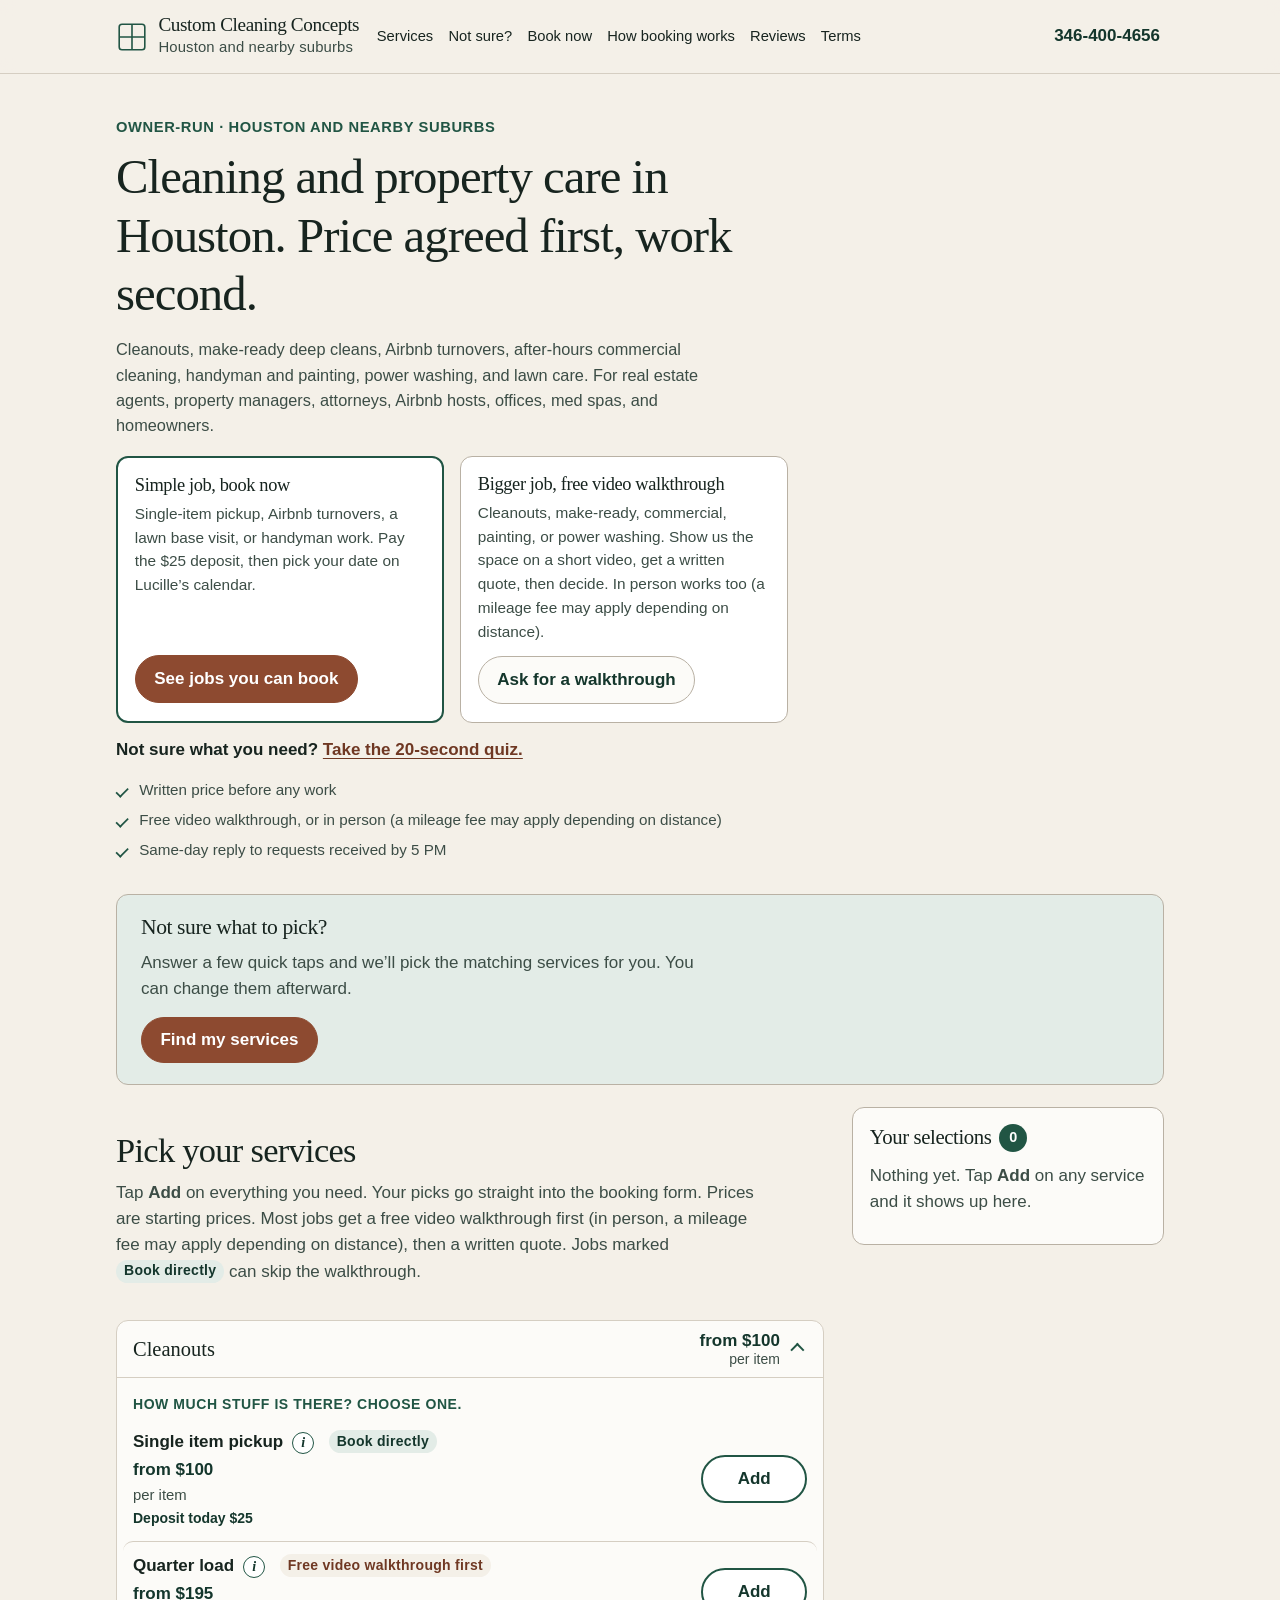
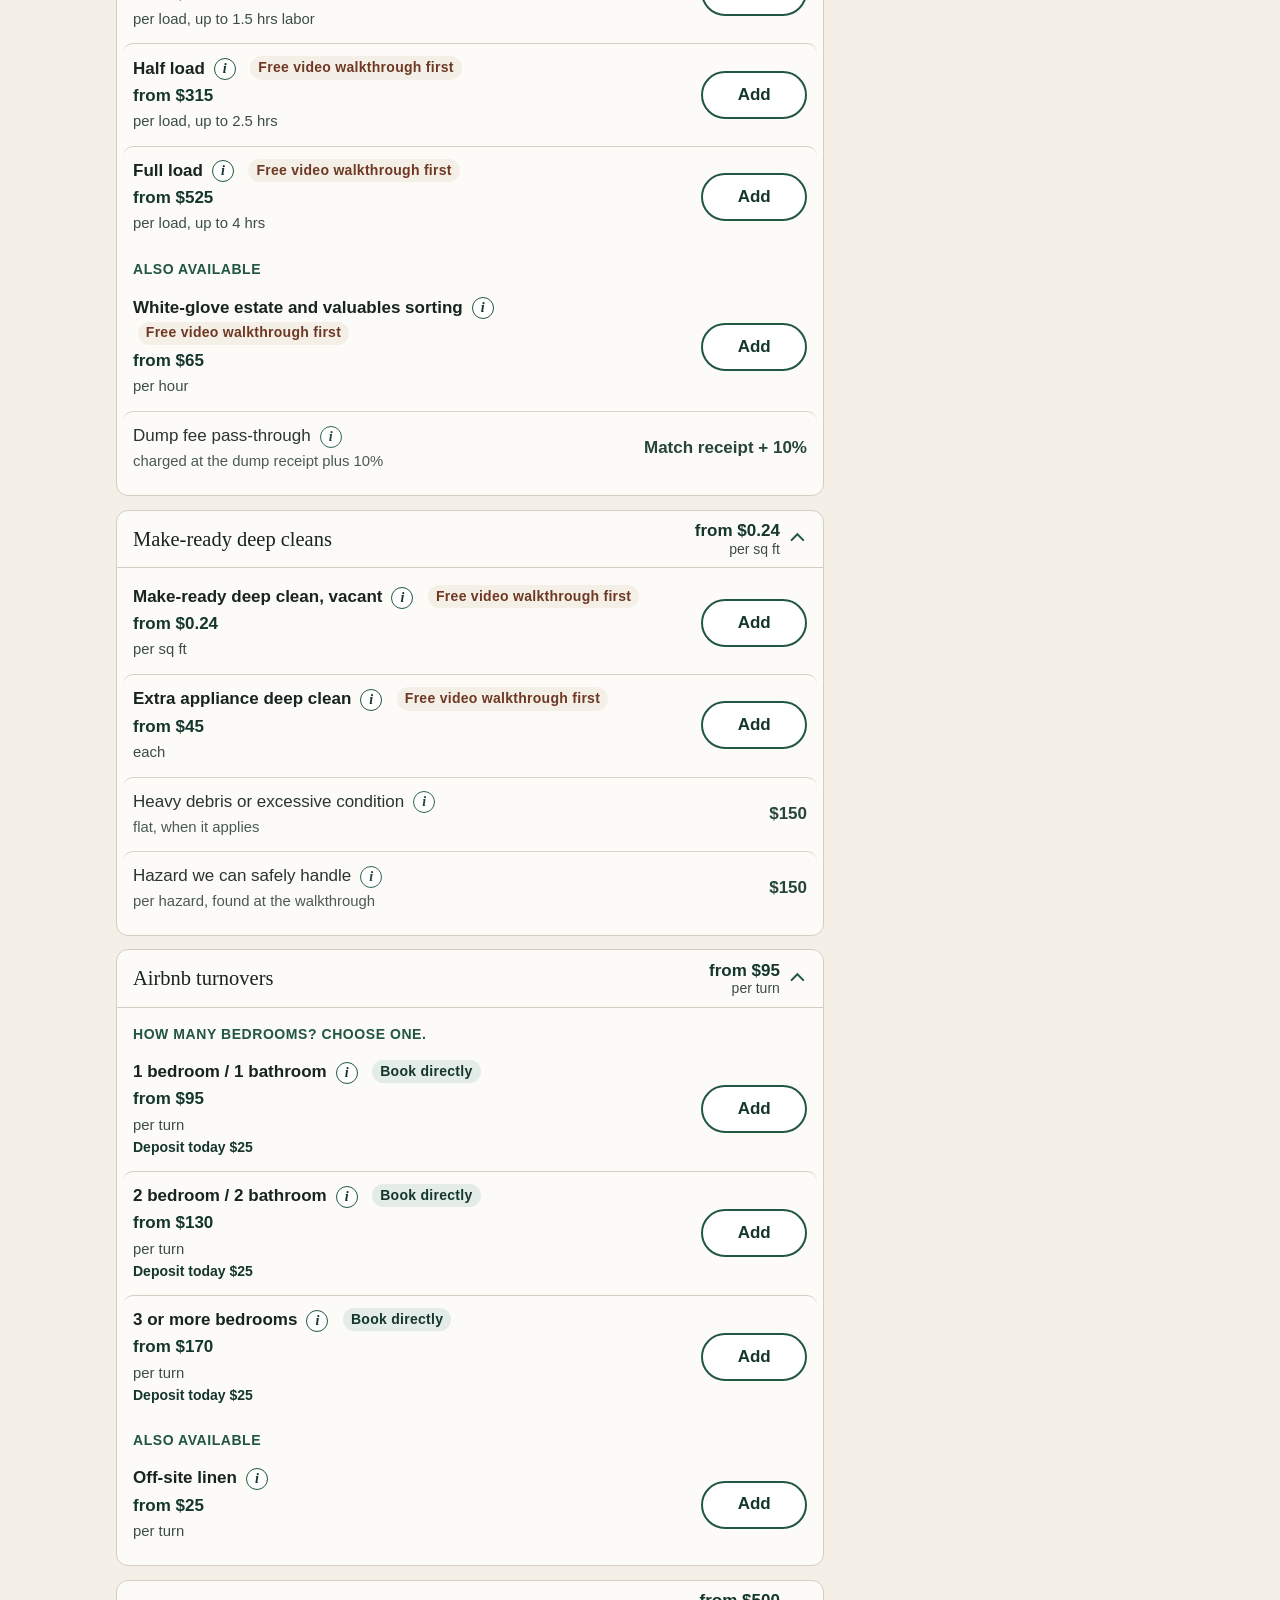
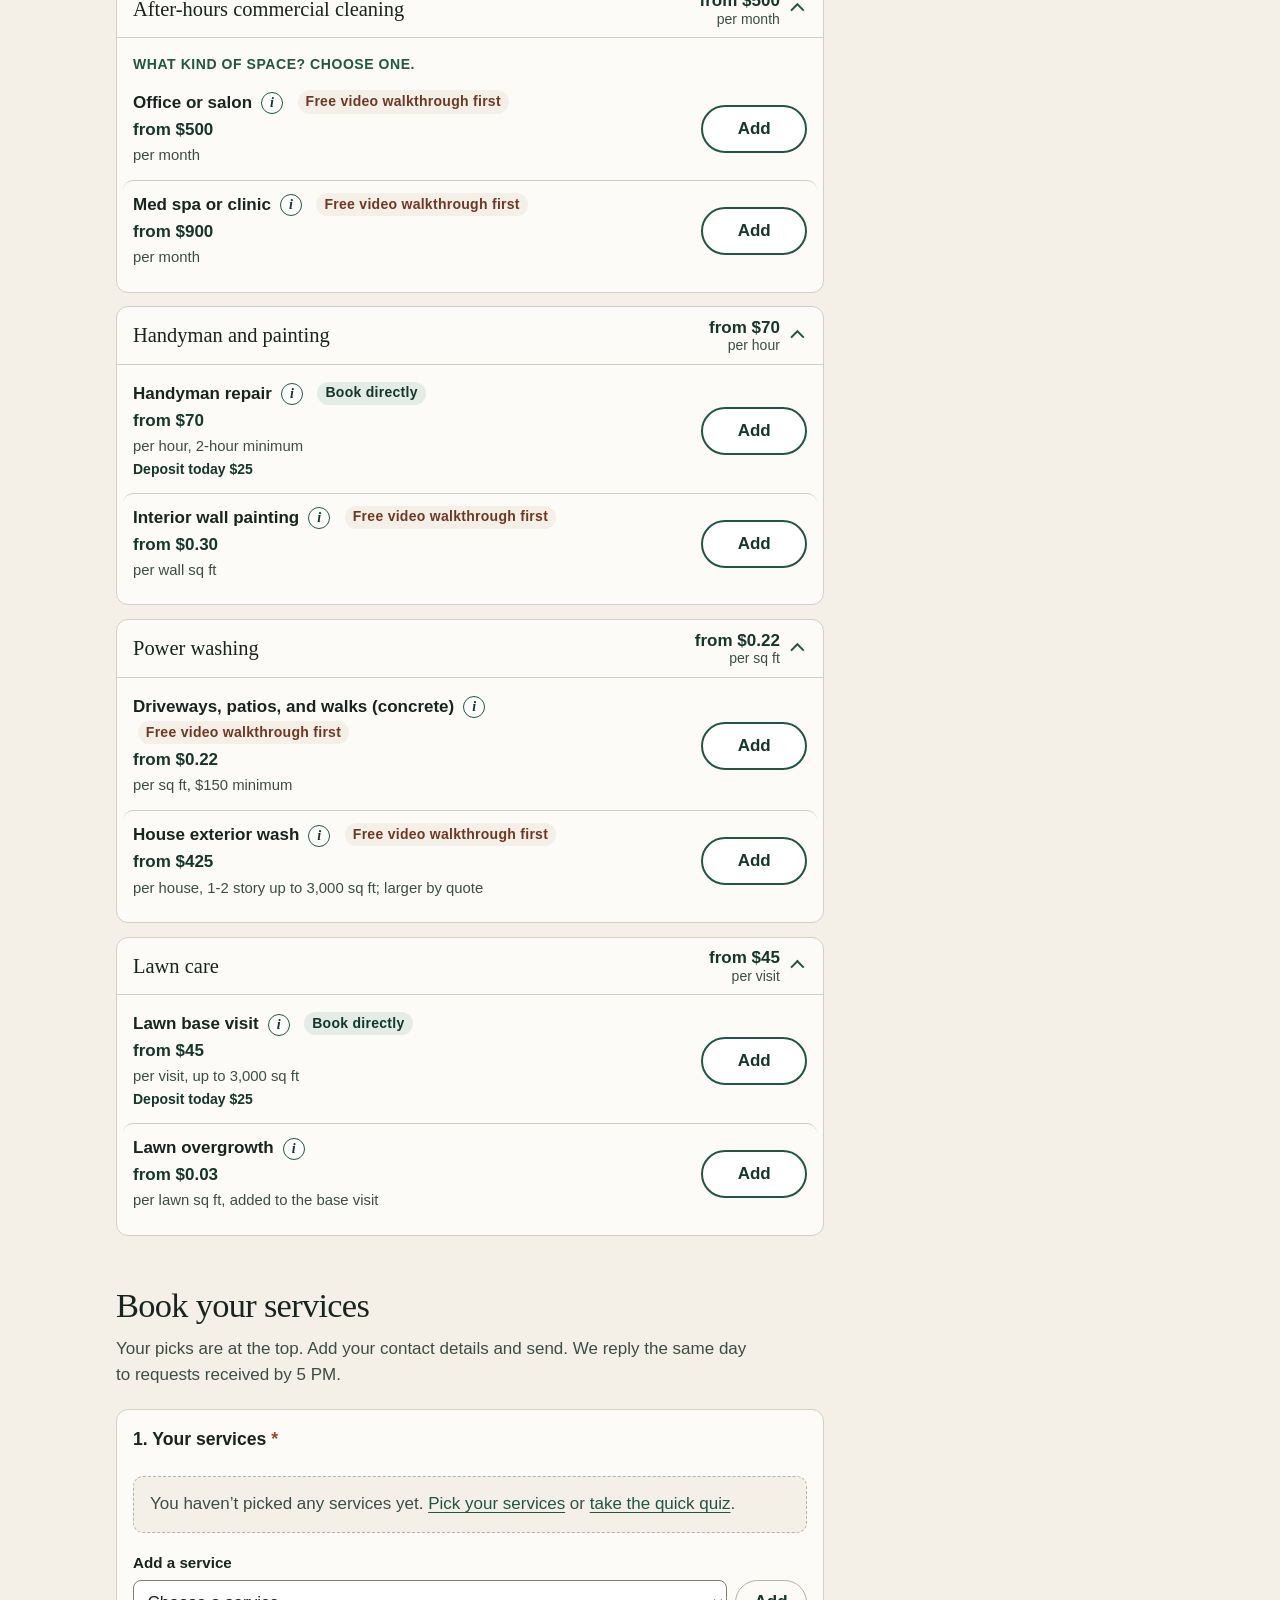
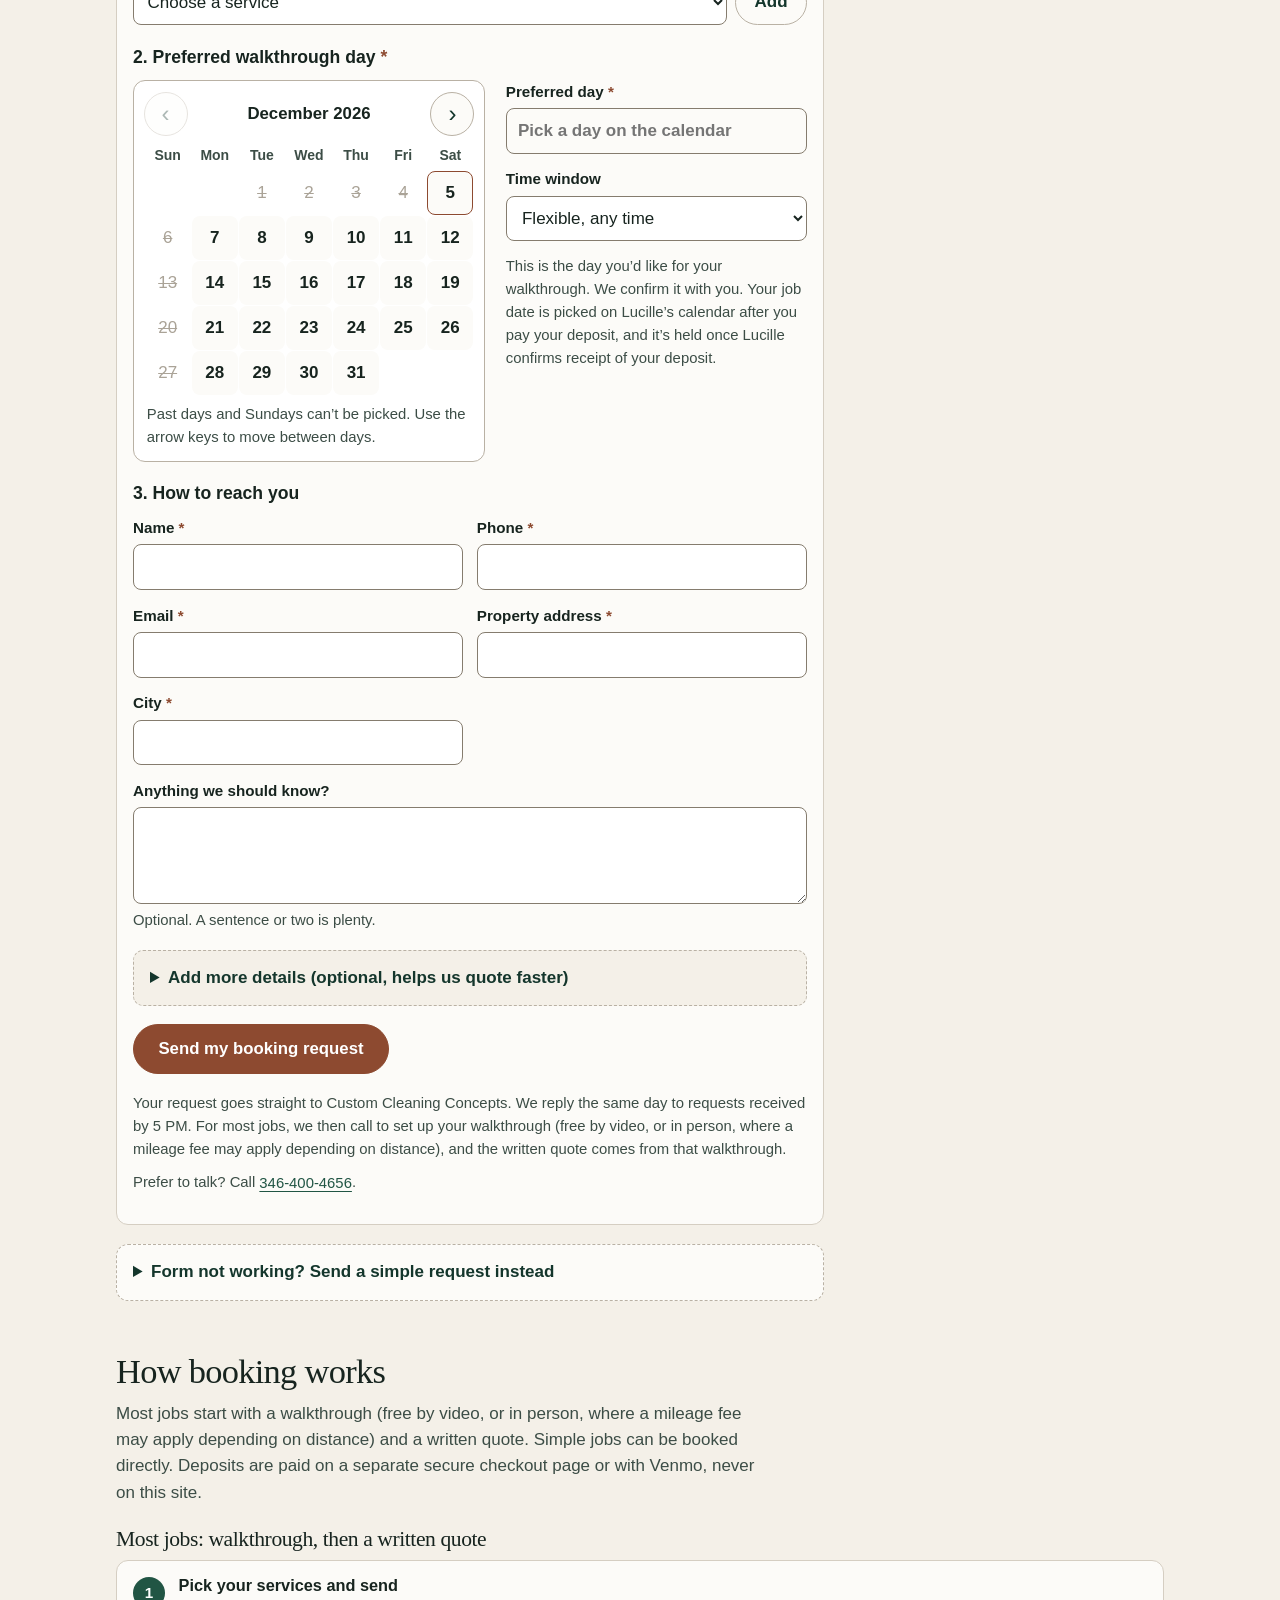
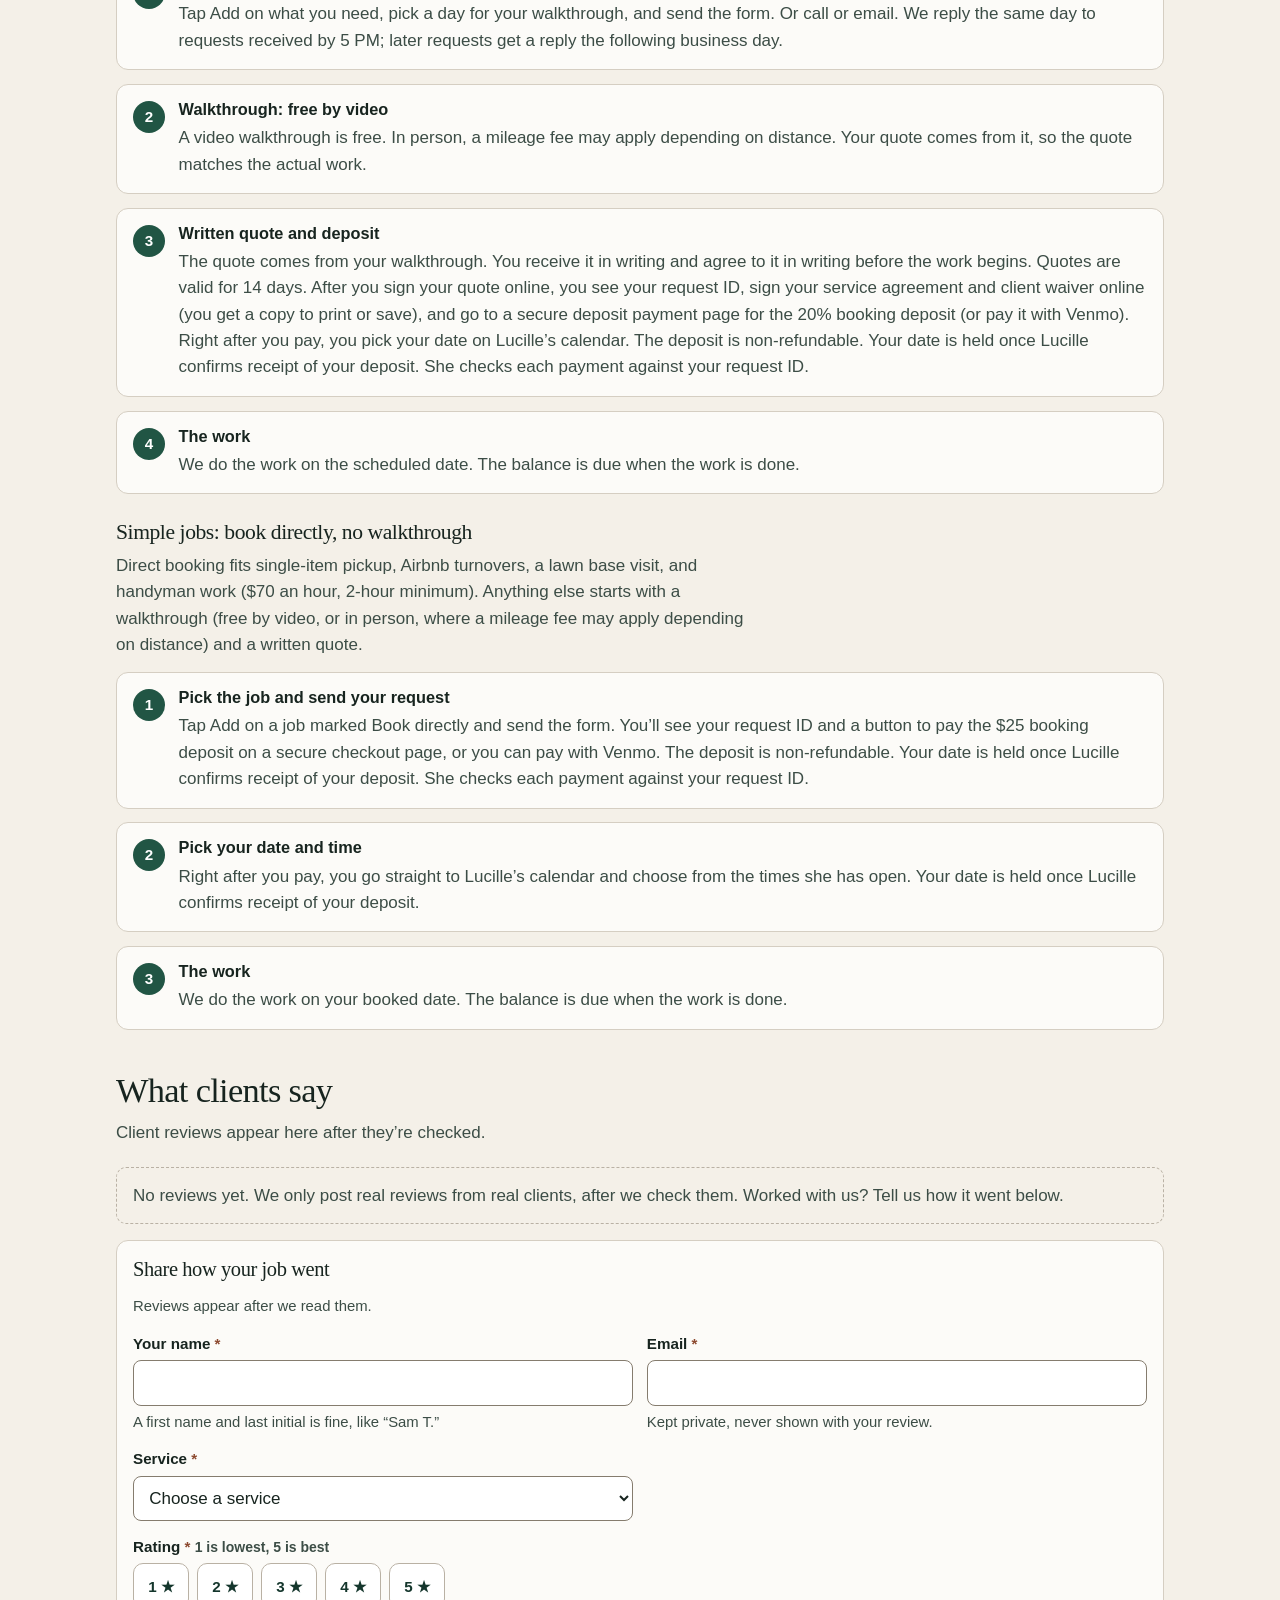
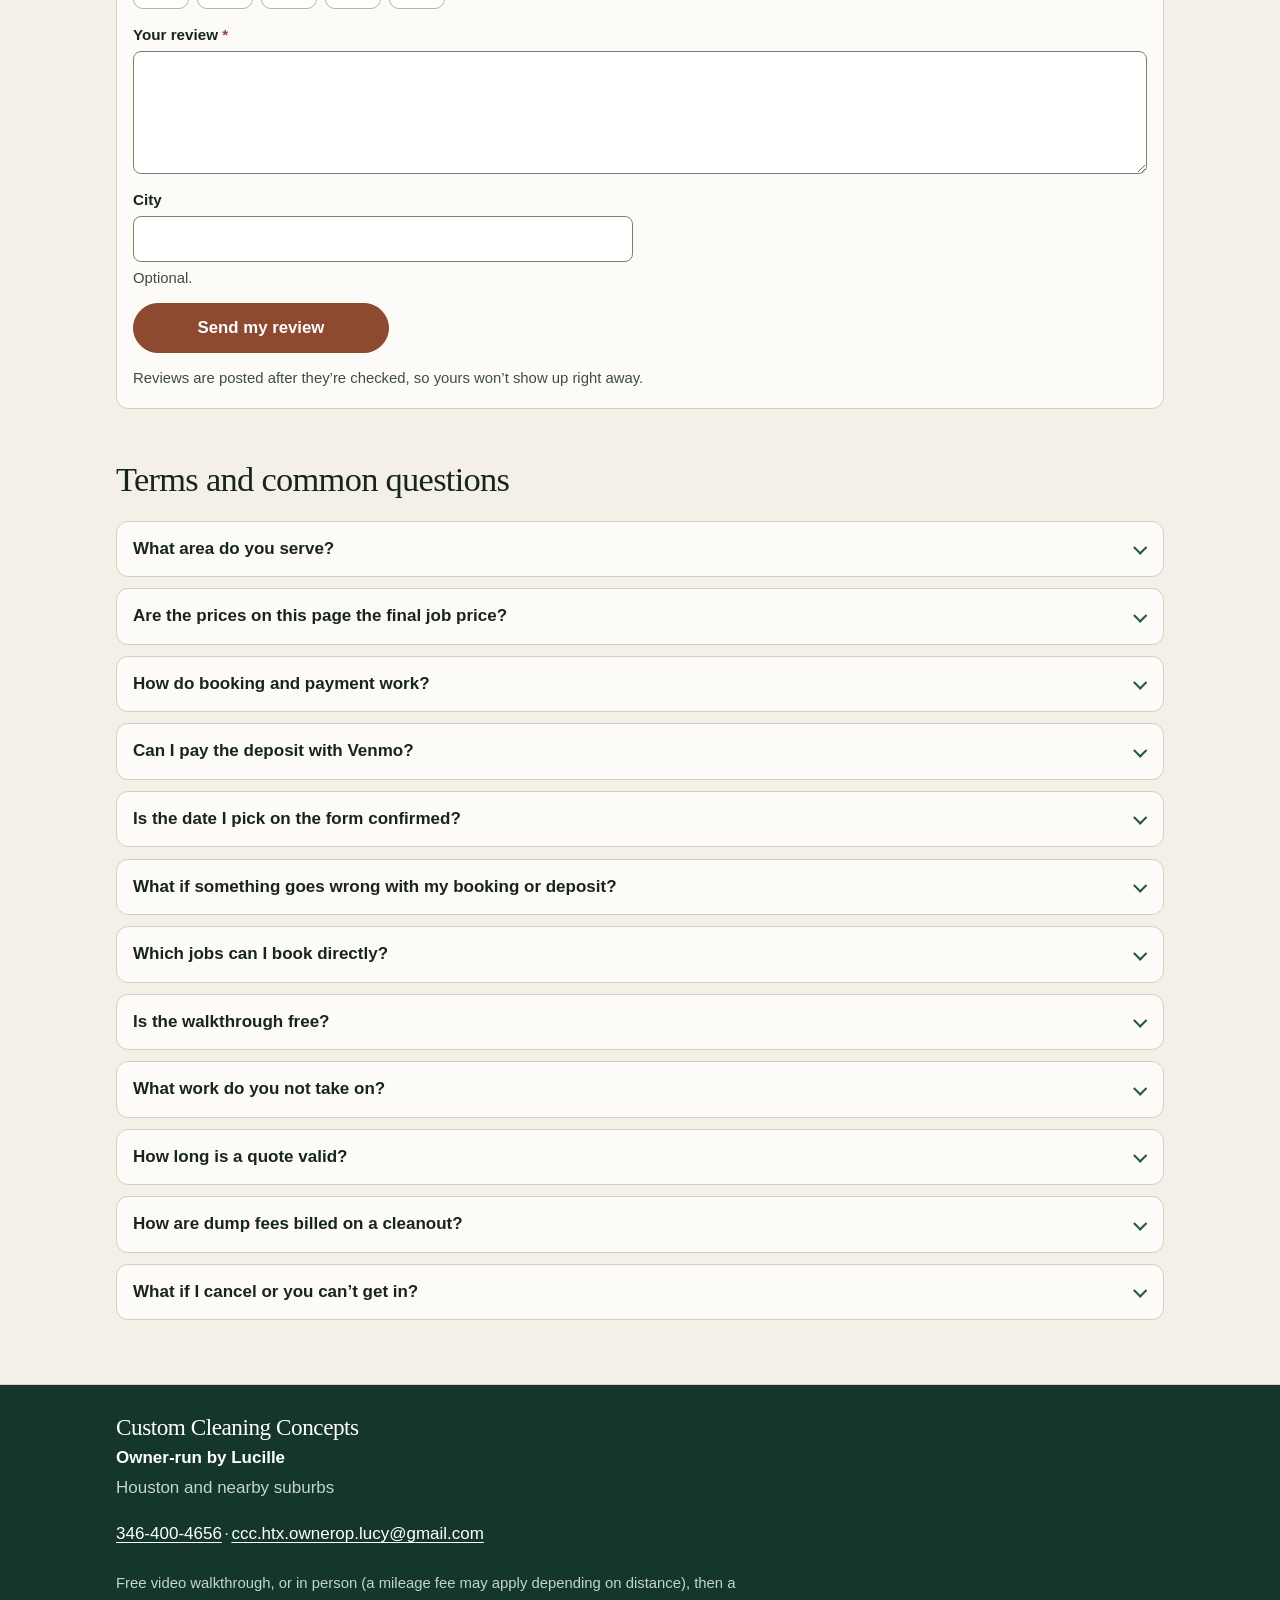
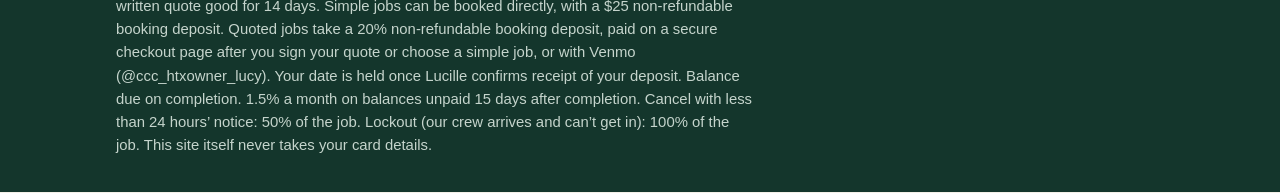
<file: index.html>
<!DOCTYPE html>
<html lang="en">
<head>
  <meta charset="utf-8">
  <meta name="robots" content="noindex">
  <meta name="viewport" content="width=device-width, initial-scale=1">
  <meta name="description" content="Custom Cleaning Concepts serves Houston and nearby suburbs. Pick your services, choose a date, and send. Cleanouts, make-ready deep cleans, Airbnb turnovers, after-hours commercial cleaning, handyman and painting, power washing, and lawn care. Owner-run. Free video walkthrough, or in person (a mileage fee may apply depending on distance), then a written quote good for 14 days. Simple jobs can be booked directly.">
  <title>Custom Cleaning Concepts — Houston and nearby suburbs</title>
  <meta name="theme-color" content="#14362c">
  <link rel="stylesheet" href="styles.css">
  <script>document.documentElement.className += " js";</script>
  <!--
    FORM CONFIG: booking requests go to the form service address set as FORM_ACTION
    in the script at the bottom. Selected services are sent as one readable
    "Services selected" field plus one hidden field per service.
  -->
</head>
<body>
  <a class="skip" href="#main">Skip to content</a>

  <header class="site-header">
    <div class="header-inner">
      <a class="wordmark" href="#top">
        <svg class="mark" viewBox="0 0 40 40" aria-hidden="true" focusable="false">
          <rect x="4" y="4" width="32" height="32" rx="3.5" fill="none" stroke="currentColor" stroke-width="2"/>
          <path d="M20 4v32M4 20h32" stroke="currentColor" stroke-width="2"/>
        </svg>
        <span class="wordmark-text">
          <span class="wordmark-name">Custom Cleaning Concepts</span>
          <span class="wordmark-area">Houston and nearby suburbs</span>
        </span>
      </a>
      <nav class="nav" aria-label="Primary">
        <a href="#services">Services</a>
        <a href="#quiz">Not sure?</a>
        <a href="#request">Book now</a>
        <a href="#how-it-works">How booking works</a>
        <a href="#reviews">Reviews</a>
        <a href="#terms">Terms</a>
      </nav>
      <a class="header-phone" href="tel:+13464004656" aria-label="Call 346-400-4656">346-400-4656</a>
    </div>
  </header>

  <main id="main">
    <section class="hero" id="top">
      <p class="eyebrow">Owner-run · Houston and nearby suburbs</p>
      <h1>Cleaning and property care in Houston. Price agreed first, work second.</h1>
      <p class="lede">Cleanouts, make-ready deep cleans, Airbnb turnovers, after-hours commercial cleaning, handyman and painting, power washing, and lawn care. For real estate agents, property managers, attorneys, Airbnb hosts, offices, med spas, and homeowners.</p>
      <div class="hero-paths">
        <div class="hero-path">
          <h2 class="hero-path-h">Simple job, book now</h2>
          <p>Single-item pickup, Airbnb turnovers, a lawn base visit, or handyman work. Pay the $25 deposit, then pick your date on Lucille&rsquo;s calendar.</p>
          <a class="btn" id="path-simple" href="#services" data-path="simple">See jobs you can book</a>
        </div>
        <div class="hero-path">
          <h2 class="hero-path-h">Bigger job, free video walkthrough</h2>
          <p>Cleanouts, make-ready, commercial, painting, or power washing. Show us the space on a short video, get a written quote, then decide. In person works too (a mileage fee may apply depending on distance).</p>
          <a class="btn-secondary" id="path-walk" href="#services" data-path="walk">Ask for a walkthrough</a>
        </div>
      </div>
      <p class="hero-direct">Not sure what you need? <a href="#quiz">Take the 20-second quiz.</a></p>
      <ul class="trust" aria-label="How we work">
        <li>Written price before any work</li>
        <li>Free video walkthrough, or in person (a mileage fee may apply depending on distance)</li>
        <li>Same-day reply to requests received by 5 PM</li>
      </ul>
    </section>

    <section class="quiz" id="quiz" aria-labelledby="quiz-h">
      <div class="quiz-card reveal">
        <div class="quiz-intro">
          <h2 id="quiz-h">Not sure what to pick?</h2>
          <p>Answer a few quick taps and we&rsquo;ll pick the matching services for you. You can change them afterward.</p>
          <button type="button" class="btn" id="quiz-start" aria-expanded="false" aria-controls="quiz-body">Find my services</button>
        </div>
        <div class="quiz-body" id="quiz-body" hidden></div>
      </div>
    </section>

    <div class="pick-layout">
      <div class="pick-main">

        <section class="services" id="services" aria-labelledby="services-h">
          <div class="section-head">
            <h2 id="services-h" tabindex="-1">Pick your services</h2>
            <p>Tap <strong>Add</strong> on everything you need. Your picks go straight into the booking form. Prices are starting prices. Most jobs get a free video walkthrough first (in person, a mileage fee may apply depending on distance), then a written quote. Jobs marked <span class="tag">Book directly</span> can skip the walkthrough.</p>
          </div>
      <details class="service reveal" open>
        <summary><span class="svc-title">Cleanouts</span><span class="svc-from">from $100<small> per item</small></span><span class="svc-count" hidden></span><span class="chev" aria-hidden="true"></span></summary>
        <ul class="rates">
          <li class="group-label">How much stuff is there? Choose one.</li>
          <li class="rate" data-id="co-single" data-code="CO-ITEM" data-label="Cleanouts: single item pickup" data-price="from $100" data-unit="per item" data-section="Cleanouts" data-group="cleanout" data-direct="1" data-deposit="25" data-pay="https://buy.stripe.com/28E6oH0qH5Ww4qhbNQ3840e"><span class="rate-name">Single item pickup<button type="button" class="info-btn" aria-expanded="false" aria-controls="scope-co-item" title="We pick up and haul away one agreed item, such as a mattress, couch, or appliance." hidden><span class="info-i" aria-hidden="true">i</span><span class="sr-only">What&rsquo;s included: Cleanouts: single item pickup</span></button> <span class="tag">Book directly</span></span><span class="rate-price">from $100</span><span class="rate-unit">per item</span><span class="rate-dep">Deposit today $25</span><div class="scope" id="scope-co-item" role="region" aria-label="What&rsquo;s included: Cleanouts: single item pickup" hidden><p class="scope-sum">We pick up and haul away one agreed item, such as a mattress, couch, or appliance.</p><p class="scope-h">What&rsquo;s included</p><ul><li>Pickup of one agreed item from the property.</li><li>Loading and hauling that item away.</li><li>Labor for a single-item haul, which is the posted minimum for this code.</li><li>A timestamped photo of the space after the item is gone, if you want one on file.</li></ul><p class="scope-h">Not included / extra</p><ul><li>Dump and landfill fees are not included in the labor and are billed later at the dump receipt plus 10% (code CO-DUMP).</li><li>Additional items are billed as their own lines, or as a load-based cleanout if that fits better.</li><li>CCC will not handle, transport, or dispose of automotive fluids, wet paint, unsealed industrial chemicals, asbestos, medical waste or needles, or severe toxigenic mold.</li></ul><p class="scope-h">Please have ready</p><ul><li>Clear access to the item, including working gate or lockbox codes.</li><li>Confirm you have the legal right to have items removed (ownership, power of attorney, executor authority, or a writ of possession).</li></ul></div></li>
          <li class="rate" data-id="co-quarter" data-code="CO-QTR" data-label="Cleanouts: quarter load" data-price="from $195" data-unit="per load, up to 1.5 hrs labor" data-section="Cleanouts" data-group="cleanout"><span class="rate-name">Quarter load<button type="button" class="info-btn" aria-expanded="false" aria-controls="scope-co-qtr" title="We haul a quarter truck or trailer load of debris, with up to 1.5 hours of labor included." hidden><span class="info-i" aria-hidden="true">i</span><span class="sr-only">What&rsquo;s included: Cleanouts: quarter load</span></button> <span class="tag tag-walk">Free video walkthrough first</span></span><span class="rate-price">from $195</span><span class="rate-unit">per load, up to 1.5 hrs labor</span><div class="scope" id="scope-co-qtr" role="region" aria-label="What&rsquo;s included: Cleanouts: quarter load" hidden><p class="scope-sum">We haul a quarter truck or trailer load of debris, with up to 1.5 hours of labor included.</p><p class="scope-h">What&rsquo;s included</p><ul><li>Removal of abandoned furniture, trash, and loose debris in the agreed areas, up to a quarter load.</li><li>Up to 1.5 hours of labor included in this load.</li><li>Loading and hauling the load away.</li><li>Work stops at the load size or the labor time, whichever comes first.</li></ul><p class="scope-h">Not included / extra</p><ul><li>Dump and landfill fees are not included in the labor and are billed later at the dump receipt plus 10% (code CO-DUMP).</li><li>Labor beyond 1.5 hours, or a larger load, is a different cleanout line or a change order.</li><li>A white-glove valuables sort is a separate hourly line (code CO-SORT).</li><li>Heavy debris or an excessive condition found on arrival is a flat $150 (code MR-SURC), or the work pauses for a revised estimate.</li><li>CCC will not handle, transport, or dispose of automotive fluids, wet paint, unsealed industrial chemicals, asbestos, medical waste or needles, or severe toxigenic mold.</li></ul><p class="scope-h">Please have ready</p><ul><li>Confirm you have the legal right to have items removed (ownership, power of attorney, executor authority, or a writ of possession).</li><li>Working access (lockbox, gate, or door codes, or someone on site to let us in). If the crew arrives and cannot get in, the job is charged in full.</li><li>Electricity and running hot water must be on for the whole job. If they are off when we arrive, we may have to reschedule and the 20% deposit is kept.</li></ul></div></li>
          <li class="rate" data-id="co-half" data-code="CO-HALF" data-label="Cleanouts: half load" data-price="from $315" data-unit="per load, up to 2.5 hrs" data-section="Cleanouts" data-group="cleanout"><span class="rate-name">Half load<button type="button" class="info-btn" aria-expanded="false" aria-controls="scope-co-half" title="We haul a half truck or trailer load of debris, with up to 2.5 hours of labor included." hidden><span class="info-i" aria-hidden="true">i</span><span class="sr-only">What&rsquo;s included: Cleanouts: half load</span></button> <span class="tag tag-walk">Free video walkthrough first</span></span><span class="rate-price">from $315</span><span class="rate-unit">per load, up to 2.5 hrs</span><div class="scope" id="scope-co-half" role="region" aria-label="What&rsquo;s included: Cleanouts: half load" hidden><p class="scope-sum">We haul a half truck or trailer load of debris, with up to 2.5 hours of labor included.</p><p class="scope-h">What&rsquo;s included</p><ul><li>Removal of abandoned furniture, trash, and loose debris in the agreed areas, up to a half load.</li><li>Up to 2.5 hours of labor included in this load.</li><li>Loading and hauling the load away.</li><li>Work stops at the load size or the labor time, whichever comes first.</li></ul><p class="scope-h">Not included / extra</p><ul><li>Dump and landfill fees are not included in the labor and are billed later at the dump receipt plus 10% (code CO-DUMP).</li><li>Labor beyond 2.5 hours, or a larger load, is a different cleanout line or a change order.</li><li>A white-glove valuables sort is a separate hourly line (code CO-SORT).</li><li>Heavy debris or an excessive condition found on arrival is a flat $150 (code MR-SURC), or the work pauses for a revised estimate.</li><li>CCC will not handle, transport, or dispose of automotive fluids, wet paint, unsealed industrial chemicals, asbestos, medical waste or needles, or severe toxigenic mold.</li></ul><p class="scope-h">Please have ready</p><ul><li>Confirm you have the legal right to have items removed (ownership, power of attorney, executor authority, or a writ of possession).</li><li>Working access (lockbox, gate, or door codes, or someone on site to let us in). If the crew arrives and cannot get in, the job is charged in full.</li><li>Electricity and running hot water must be on for the whole job. If they are off when we arrive, we may have to reschedule and the 20% deposit is kept.</li></ul></div></li>
          <li class="rate" data-id="co-full" data-code="CO-FULL" data-label="Cleanouts: full load" data-price="from $525" data-unit="per load, up to 4 hrs" data-section="Cleanouts" data-group="cleanout"><span class="rate-name">Full load<button type="button" class="info-btn" aria-expanded="false" aria-controls="scope-co-full" title="We haul a full truck or trailer load of debris, with up to 4 hours of labor included." hidden><span class="info-i" aria-hidden="true">i</span><span class="sr-only">What&rsquo;s included: Cleanouts: full load</span></button> <span class="tag tag-walk">Free video walkthrough first</span></span><span class="rate-price">from $525</span><span class="rate-unit">per load, up to 4 hrs</span><div class="scope" id="scope-co-full" role="region" aria-label="What&rsquo;s included: Cleanouts: full load" hidden><p class="scope-sum">We haul a full truck or trailer load of debris, with up to 4 hours of labor included.</p><p class="scope-h">What&rsquo;s included</p><ul><li>Removal of abandoned furniture, trash, and loose debris from the agreed areas, up to a full load.</li><li>Closets, attic access, garage, storage sheds, and exterior yard debris are included only as they fit in this load and labor time.</li><li>Up to 4 hours of labor included in this load.</li><li>Loading and hauling the load away.</li><li>Work stops at the load size or the labor time, whichever comes first.</li></ul><p class="scope-h">Not included / extra</p><ul><li>Dump and landfill fees are not included in the labor and are billed later at the dump receipt plus 10% (code CO-DUMP).</li><li>Labor beyond 4 hours, or more than one full load, is an additional line or a change order.</li><li>A white-glove valuables sort is a separate hourly line (code CO-SORT).</li><li>Heavy debris or an excessive condition found on arrival is a flat $150 (code MR-SURC), or the work pauses for a revised estimate.</li><li>CCC will not handle, transport, or dispose of automotive fluids, wet paint, unsealed industrial chemicals, asbestos, medical waste or needles, or severe toxigenic mold.</li></ul><p class="scope-h">Please have ready</p><ul><li>Confirm you have the legal right to have items removed (ownership, power of attorney, executor authority, or a writ of possession).</li><li>Working access (lockbox, gate, or door codes, or someone on site to let us in). If the crew arrives and cannot get in, the job is charged in full.</li><li>Electricity and running hot water must be on for the whole job. If they are off when we arrive, we may have to reschedule and the 20% deposit is kept.</li></ul></div></li>
          <li class="group-label">Also available</li>
          <li class="rate" data-id="co-sort" data-code="CO-SORT" data-label="Cleanouts: white-glove estate and valuables sorting" data-price="from $65" data-unit="per hour" data-section="Cleanouts"><span class="rate-name">White-glove estate and valuables sorting<button type="button" class="info-btn" aria-expanded="false" aria-controls="scope-co-sort" title="Hourly sorting of estate or leftover belongings into trash, donate, and valuables, with a written handover log." hidden><span class="info-i" aria-hidden="true">i</span><span class="sr-only">What&rsquo;s included: Cleanouts: white-glove estate and valuables sorting</span></button> <span class="tag tag-walk">Free video walkthrough first</span></span><span class="rate-price">from $65</span><span class="rate-unit">per hour</span><div class="scope" id="scope-co-sort" role="region" aria-label="What&rsquo;s included: Cleanouts: white-glove estate and valuables sorting" hidden><p class="scope-sum">Hourly sorting of estate or leftover belongings into trash, donate, and valuables, with a written handover log.</p><p class="scope-h">What&rsquo;s included</p><ul><li>A white-glove sort that separates items into trash, donate, and valuables.</li><li>Personal photographs, legal records, and high-value items are set aside and entered on a handover log.</li><li>Hazardous materials we find are set aside for your designated hazmat vendor; we do not handle them.</li><li>Time is billed per hour for the hours spent sorting and cataloguing.</li></ul><p class="scope-h">Not included / extra</p><ul><li>The cleanout haul itself is a separate cleanout line (CO-ITEM, CO-QTR, CO-HALF, or CO-FULL).</li><li>Dump and landfill fees are not included in the labor and are billed later at the dump receipt plus 10% (code CO-DUMP).</li><li>CCC will not handle, transport, or dispose of automotive fluids, wet paint, unsealed industrial chemicals, asbestos, medical waste or needles, or severe toxigenic mold.</li></ul><p class="scope-h">Please have ready</p><ul><li>Confirm you have the legal right to have items removed (ownership, power of attorney, executor authority, or a writ of possession).</li><li>Tell us in writing about items of high sentimental or monetary value.</li><li>Lock away cash, jewelry, original art, heirlooms, firearms, and sensitive documents before we arrive.</li><li>Working access (lockbox, gate, or door codes, or someone on site to let us in). If the crew arrives and cannot get in, the job is charged in full.</li></ul></div></li>
          <li class="rate rate-info" data-code="CO-DUMP"><span class="rate-name">Dump fee pass-through<button type="button" class="info-btn" aria-expanded="false" aria-controls="scope-co-dump" title="The dump or landfill fee is billed at the receipt amount plus 10%, added after the dump run." hidden><span class="info-i" aria-hidden="true">i</span><span class="sr-only">What&rsquo;s included: Dump fee pass-through</span></button></span><span class="rate-price">Match receipt + 10%</span><span class="rate-unit">charged at the dump receipt plus 10%</span><div class="scope" id="scope-co-dump" role="region" aria-label="What&rsquo;s included: Dump fee pass-through" hidden><p class="scope-sum">The dump or landfill fee is billed at the receipt amount plus 10%, added after the dump run.</p><p class="scope-h">What&rsquo;s included</p><ul><li>CCC pays the dump or municipal landfill fee and bills that receipt amount back to you.</li><li>A 10% administrative markup on that receipt.</li><li>The real amount is added after the dump run; this line starts at zero so no guessed number is built into the quote total.</li><li>This follows the posted pass-through rule: the dump receipt plus 10%.</li></ul><p class="scope-h">Not included / extra</p><ul><li>The labor to load and haul the debris (that is the cleanout line on this quote).</li><li>Any estimated dump amount in the quote totals before the receipt is in.</li></ul><p class="scope-h">Please have ready</p><ul><li>Nothing extra is needed from you for this line. The receipt amount is added after the dump visit.</li></ul></div></li>
        </ul>
      </details>
      <details class="service reveal" open>
        <summary><span class="svc-title">Make-ready deep cleans</span><span class="svc-from">from $0.24<small> per sq ft</small></span><span class="svc-count" hidden></span><span class="chev" aria-hidden="true"></span></summary>
        <ul class="rates">
          <li class="rate" data-id="mr-clean" data-code="MR-SQFT" data-label="Make-ready deep clean (vacant)" data-price="from $0.24" data-unit="per sq ft" data-section="Make-ready"><span class="rate-name">Make-ready deep clean, vacant<button type="button" class="info-btn" aria-expanded="false" aria-controls="scope-mr-sqft" title="A vacant-property deep clean, billed by interior square footage, to bring the home to market-ready or move-in condition." hidden><span class="info-i" aria-hidden="true">i</span><span class="sr-only">What&rsquo;s included: Make-ready deep clean (vacant)</span></button> <span class="tag tag-walk">Free video walkthrough first</span></span><span class="rate-price">from $0.24</span><span class="rate-unit">per sq ft</span><div class="scope" id="scope-mr-sqft" role="region" aria-label="What&rsquo;s included: Make-ready deep clean (vacant)" hidden><p class="scope-sum">A vacant-property deep clean, billed by interior square footage, to bring the home to market-ready or move-in condition.</p><p class="scope-h">What&rsquo;s included</p><ul><li>High-dust ceilings, ceiling fans, HVAC vents, window blinds, and light fixtures.</li><li>Clean the inside and outside of kitchen cabinets and drawers.</li><li>Deep clean the inside and outside of the oven, range, fridge, microwave, and dishwasher.</li><li>Scrub and sanitize tubs, showers, wall tile, toilets, and vanities.</li><li>Vacuum window tracks and sills, and clean interior window glass streak-free.</li><li>Hand-wipe baseboards, doors, and door frames, and remove wall scuffs.</li><li>Apply pH-neutral stone care as needed, and damp-mop hard floors with microfiber.</li><li>Take timestamped completion photos.</li></ul><p class="scope-h">Not included / extra</p><ul><li>Extra specialty appliances such as a freezer or wine fridge are $45 each (code MR-APPL).</li><li>Heavy debris or an excessive condition found on arrival is a flat $150 (code MR-SURC), or the work pauses for a revised estimate.</li><li>A hazard CCC can safely handle is $150 per hazard (code HZ-HAND). CCC will not handle, transport, or dispose of automotive fluids, wet paint, unsealed industrial chemicals, asbestos, medical waste or needles, or severe toxigenic mold.</li><li>This is not a cleanout: personal property should already be out of the home.</li><li>Dump and landfill fees are not included in the labor and are billed later at the dump receipt plus 10% (code CO-DUMP).</li></ul><p class="scope-h">Please have ready</p><ul><li>The property vacated of personal property before we arrive.</li><li>Electricity and running hot water must be on for the whole job. If they are off when we arrive, we may have to reschedule and the 20% deposit is kept.</li><li>Working access (lockbox, gate, or door codes, or someone on site to let us in). If the crew arrives and cannot get in, the job is charged in full.</li><li>Lock away cash, jewelry, original art, heirlooms, firearms, and sensitive documents before we arrive.</li></ul></div></li>
          <li class="rate" data-id="mr-app" data-code="MR-APPL" data-label="Extra appliance deep clean" data-price="from $45" data-unit="each" data-section="Make-ready"><span class="rate-name">Extra appliance deep clean<button type="button" class="info-btn" aria-expanded="false" aria-controls="scope-mr-appl" title="A deep clean of an extra appliance that is not part of the standard make-ready, such as a freezer or wine fridge." hidden><span class="info-i" aria-hidden="true">i</span><span class="sr-only">What&rsquo;s included: Extra appliance deep clean</span></button> <span class="tag tag-walk">Free video walkthrough first</span></span><span class="rate-price">from $45</span><span class="rate-unit">each</span><div class="scope" id="scope-mr-appl" role="region" aria-label="What&rsquo;s included: Extra appliance deep clean" hidden><p class="scope-sum">A deep clean of an extra appliance that is not part of the standard make-ready, such as a freezer or wine fridge.</p><p class="scope-h">What&rsquo;s included</p><ul><li>Deep clean the inside and outside of each extra appliance listed on this quote.</li><li>This code is for specialty appliances such as a freezer or wine fridge.</li><li>Each appliance on the quote is billed separately.</li><li>Done along with the make-ready visit when that line is also on the quote.</li></ul><p class="scope-h">Not included / extra</p><ul><li>The standard kitchen set (oven, range, fridge, microwave, and dishwasher) is already part of the make-ready deep clean (code MR-SQFT).</li><li>We do not repair a broken appliance; repairs are a separate handyman line if they are in scope.</li></ul><p class="scope-h">Please have ready</p><ul><li>The extra appliance empty and accessible.</li><li>Electricity on so the appliance can be cleaned safely.</li></ul></div></li>
          <li class="rate rate-info" data-code="MR-SURC"><span class="rate-name">Heavy debris or excessive condition<button type="button" class="info-btn" aria-expanded="false" aria-controls="scope-mr-surc" title="A flat $150 surcharge when the crew finds heavy debris or an excessive condition that was not in the original quote." hidden><span class="info-i" aria-hidden="true">i</span><span class="sr-only">What&rsquo;s included: Heavy debris or excessive condition</span></button></span><span class="rate-price">$150</span><span class="rate-unit">flat, when it applies</span><div class="scope" id="scope-mr-surc" role="region" aria-label="What&rsquo;s included: Heavy debris or excessive condition" hidden><p class="scope-sum">A flat $150 surcharge when the crew finds heavy debris or an excessive condition that was not in the original quote.</p><p class="scope-h">What&rsquo;s included</p><ul><li>A flat $150 when unexpected heavy debris or an excessive condition is found on arrival.</li><li>Used so the agreed make-ready or cleanout can continue when that extra condition is within what a surcharge can cover.</li><li>Charged once as a flat fee, not by the hour.</li><li>Only applied when that condition was not already in the original quote.</li></ul><p class="scope-h">Not included / extra</p><ul><li>This surcharge does not replace a cleanout line or dump fees.</li><li>If the condition is more than a surcharge can cover, the work pauses for a revised estimate.</li><li>Hazards are a separate line (HZ-HAND, $150 each) or may stop the job.</li></ul><p class="scope-h">Please have ready</p><ul><li>Share current photos if the property&#x27;s condition has changed since the walkthrough or quote.</li></ul></div></li>
          <li class="rate rate-info" data-code="HZ-HAND"><span class="rate-name">Hazard we can safely handle<button type="button" class="info-btn" aria-expanded="false" aria-controls="scope-hz-hand" title="A $150 charge per hazard found at the walkthrough that CCC can safely handle." hidden><span class="info-i" aria-hidden="true">i</span><span class="sr-only">What&rsquo;s included: Hazard we can safely handle</span></button></span><span class="rate-price">$150</span><span class="rate-unit">per hazard, found at the walkthrough</span><div class="scope" id="scope-hz-hand" role="region" aria-label="What&rsquo;s included: Hazard we can safely handle" hidden><p class="scope-sum">A $150 charge per hazard found at the walkthrough that CCC can safely handle.</p><p class="scope-h">What&rsquo;s included</p><ul><li>Handling of a named hazard CCC has already judged safe to take on.</li><li>Billed at $150 per hazard.</li><li>Added to the bill when that hazard is found at the walkthrough or during the job and we can proceed.</li><li>Separate from the $150 heavy-condition surcharge (code MR-SURC).</li></ul><p class="scope-h">Not included / extra</p><ul><li>CCC will not handle, transport, or dispose of automotive fluids, wet paint, unsealed industrial chemicals, asbestos, medical waste or needles, or severe toxigenic mold.</li><li>If a hazard forces the work to stop, the 20% deposit is not refunded and a prorated fee is charged for work already done.</li></ul><p class="scope-h">Please have ready</p><ul><li>Point out any known hazards at the walkthrough.</li><li>Working access (lockbox, gate, or door codes, or someone on site to let us in). If the crew arrives and cannot get in, the job is charged in full.</li></ul></div></li>
        </ul>
      </details>
      <details class="service reveal" open>
        <summary><span class="svc-title">Airbnb turnovers</span><span class="svc-from">from $95<small> per turn</small></span><span class="svc-count" hidden></span><span class="chev" aria-hidden="true"></span></summary>
        <ul class="rates">
          <li class="group-label">How many bedrooms? Choose one.</li>
          <li class="rate" data-id="ab-1" data-code="AB-1BR" data-label="Airbnb turnover: 1 bed / 1 bath" data-price="from $95" data-unit="per turn" data-section="Airbnb turnover" data-group="airbnb" data-direct="1" data-deposit="25" data-pay="https://buy.stripe.com/14A4gz4GX0CccWNg463840f"><span class="rate-name">1 bedroom / 1 bathroom<button type="button" class="info-btn" aria-expanded="false" aria-controls="scope-ab-1br" title="A same-day 1 bedroom / 1 bathroom short-term rental reset, in the 11:00 AM to 4:00 PM window." hidden><span class="info-i" aria-hidden="true">i</span><span class="sr-only">What&rsquo;s included: Airbnb turnover: 1 bed / 1 bath</span></button> <span class="tag">Book directly</span></span><span class="rate-price">from $95</span><span class="rate-unit">per turn</span><span class="rate-dep">Deposit today $25</span><div class="scope" id="scope-ab-1br" role="region" aria-label="What&rsquo;s included: Airbnb turnover: 1 bed / 1 bath" hidden><p class="scope-sum">A same-day 1 bedroom / 1 bathroom short-term rental reset, in the 11:00 AM to 4:00 PM window.</p><p class="scope-h">What&rsquo;s included</p><ul><li>Strip sheets, pillowcases, and duvet covers from all beds, gather towels, washcloths, and bath mats, and start an on-site wash (or bag the linens if off-site laundry is on this quote).</li><li>Empty all trash bins and replace the liners, and check under beds, sofas, and furniture for left-behind items.</li><li>Kitchen: discard leftover food and wipe fridge shelves; clean the microwave inside and out; load and run the dishwasher; sanitize counters, sink, faucet, and backsplash; wipe the stovetop, oven exterior, and small appliances.</li><li>Bathrooms: scrub and sanitize the shower, glass doors, tub, and toilet; scrub the vanity; polish mirrors streak-free.</li><li>Sanitize remotes, light switches, thermostats, and door handles, and high-dust ceiling fans, light fixtures, and windowsills.</li><li>Remake beds with clean linens, stage fresh towel sets, and restock coffee, tea, sugar, welcome snacks, toilet paper, paper towels, hand soap, and dish soap from your on-site supplies.</li><li>Vacuum carpets and rugs, and damp-mop hard floors toward the exit.</li><li>Take timestamped photos of the staged rooms, report any guest damage or low supplies, and send you a completion text with a photo link.</li></ul><p class="scope-h">Not included / extra</p><ul><li>Off-site linen laundering is a separate $25 add-on per turn (code AB-LIN), unless that line is already on this quote.</li><li>Restocking uses the supplies you keep at the property; we report when those supplies are running low.</li><li>Tasks outside this list need to be requested in writing at least 48 hours before the service window, and may be extra.</li><li>Guests checking out after 11:00 AM without notice may delay completion or add a trip fee.</li></ul><p class="scope-h">Please have ready</p><ul><li>Clear access between 11:00 AM and 4:00 PM, with working lockbox or door codes.</li><li>Guests out by 11:00 AM, or tell us ahead if they will be late.</li><li>On-site restock supplies (coffee, tea, sugar, welcome snacks, toilet paper, paper towels, hand soap, and dish soap), and enough clean linen if laundry is done on site.</li><li>Electricity and running hot water on at the property.</li></ul></div></li>
          <li class="rate" data-id="ab-2" data-code="AB-2BR" data-label="Airbnb turnover: 2 bed / 2 bath" data-price="from $130" data-unit="per turn" data-section="Airbnb turnover" data-group="airbnb" data-direct="1" data-deposit="25" data-pay="https://buy.stripe.com/5kQfZhc9p4Ss4qh4lo3840g"><span class="rate-name">2 bedroom / 2 bathroom<button type="button" class="info-btn" aria-expanded="false" aria-controls="scope-ab-2br" title="A same-day 2 bedroom / 2 bathroom short-term rental reset, in the 11:00 AM to 4:00 PM window." hidden><span class="info-i" aria-hidden="true">i</span><span class="sr-only">What&rsquo;s included: Airbnb turnover: 2 bed / 2 bath</span></button> <span class="tag">Book directly</span></span><span class="rate-price">from $130</span><span class="rate-unit">per turn</span><span class="rate-dep">Deposit today $25</span><div class="scope" id="scope-ab-2br" role="region" aria-label="What&rsquo;s included: Airbnb turnover: 2 bed / 2 bath" hidden><p class="scope-sum">A same-day 2 bedroom / 2 bathroom short-term rental reset, in the 11:00 AM to 4:00 PM window.</p><p class="scope-h">What&rsquo;s included</p><ul><li>Strip sheets, pillowcases, and duvet covers from all beds, gather towels, washcloths, and bath mats, and start an on-site wash (or bag the linens if off-site laundry is on this quote).</li><li>Empty all trash bins and replace the liners, and check under beds, sofas, and furniture for left-behind items.</li><li>Kitchen: discard leftover food and wipe fridge shelves; clean the microwave inside and out; load and run the dishwasher; sanitize counters, sink, faucet, and backsplash; wipe the stovetop, oven exterior, and small appliances.</li><li>Bathrooms: scrub and sanitize the shower, glass doors, tub, and toilet; scrub the vanity; polish mirrors streak-free.</li><li>Sanitize remotes, light switches, thermostats, and door handles, and high-dust ceiling fans, light fixtures, and windowsills.</li><li>Remake beds with clean linens, stage fresh towel sets, and restock coffee, tea, sugar, welcome snacks, toilet paper, paper towels, hand soap, and dish soap from your on-site supplies.</li><li>Vacuum carpets and rugs, and damp-mop hard floors toward the exit.</li><li>Take timestamped photos of the staged rooms, report any guest damage or low supplies, and send you a completion text with a photo link.</li></ul><p class="scope-h">Not included / extra</p><ul><li>Off-site linen laundering is a separate $25 add-on per turn (code AB-LIN), unless that line is already on this quote.</li><li>Restocking uses the supplies you keep at the property; we report when those supplies are running low.</li><li>Tasks outside this list need to be requested in writing at least 48 hours before the service window, and may be extra.</li><li>Guests checking out after 11:00 AM without notice may delay completion or add a trip fee.</li></ul><p class="scope-h">Please have ready</p><ul><li>Clear access between 11:00 AM and 4:00 PM, with working lockbox or door codes.</li><li>Guests out by 11:00 AM, or tell us ahead if they will be late.</li><li>On-site restock supplies (coffee, tea, sugar, welcome snacks, toilet paper, paper towels, hand soap, and dish soap), and enough clean linen if laundry is done on site.</li><li>Electricity and running hot water on at the property.</li></ul></div></li>
          <li class="rate" data-id="ab-3" data-code="AB-3BR" data-label="Airbnb turnover: 3 or more bedrooms" data-price="from $170" data-unit="per turn" data-section="Airbnb turnover" data-group="airbnb" data-direct="1" data-deposit="25" data-pay="https://buy.stripe.com/6oU5kDehxet23mdcRU3840h"><span class="rate-name">3 or more bedrooms<button type="button" class="info-btn" aria-expanded="false" aria-controls="scope-ab-3br" title="A same-day reset for a larger short-term rental (3 or more bedrooms), in the 11:00 AM to 4:00 PM window." hidden><span class="info-i" aria-hidden="true">i</span><span class="sr-only">What&rsquo;s included: Airbnb turnover: 3 or more bedrooms</span></button> <span class="tag">Book directly</span></span><span class="rate-price">from $170</span><span class="rate-unit">per turn</span><span class="rate-dep">Deposit today $25</span><div class="scope" id="scope-ab-3br" role="region" aria-label="What&rsquo;s included: Airbnb turnover: 3 or more bedrooms" hidden><p class="scope-sum">A same-day reset for a larger short-term rental (3 or more bedrooms), in the 11:00 AM to 4:00 PM window.</p><p class="scope-h">What&rsquo;s included</p><ul><li>Strip sheets, pillowcases, and duvet covers from all beds, gather towels, washcloths, and bath mats, and start an on-site wash (or bag the linens if off-site laundry is on this quote).</li><li>Empty all trash bins and replace the liners, and check under beds, sofas, and furniture for left-behind items.</li><li>Kitchen: discard leftover food and wipe fridge shelves; clean the microwave inside and out; load and run the dishwasher; sanitize counters, sink, faucet, and backsplash; wipe the stovetop, oven exterior, and small appliances.</li><li>Bathrooms: scrub and sanitize the shower, glass doors, tub, and toilet; scrub the vanity; polish mirrors streak-free.</li><li>Sanitize remotes, light switches, thermostats, and door handles, and high-dust ceiling fans, light fixtures, and windowsills.</li><li>Remake beds with clean linens, stage fresh towel sets, and restock coffee, tea, sugar, welcome snacks, toilet paper, paper towels, hand soap, and dish soap from your on-site supplies.</li><li>Vacuum carpets and rugs, and damp-mop hard floors toward the exit.</li><li>Take timestamped photos of the staged rooms, report any guest damage or low supplies, and send you a completion text with a photo link.</li></ul><p class="scope-h">Not included / extra</p><ul><li>Off-site linen laundering is a separate $25 add-on per turn (code AB-LIN), unless that line is already on this quote.</li><li>Restocking uses the supplies you keep at the property; we report when those supplies are running low.</li><li>Tasks outside this list need to be requested in writing at least 48 hours before the service window, and may be extra.</li><li>Guests checking out after 11:00 AM without notice may delay completion or add a trip fee.</li></ul><p class="scope-h">Please have ready</p><ul><li>Clear access between 11:00 AM and 4:00 PM, with working lockbox or door codes.</li><li>Guests out by 11:00 AM, or tell us ahead if they will be late.</li><li>On-site restock supplies (coffee, tea, sugar, welcome snacks, toilet paper, paper towels, hand soap, and dish soap), and enough clean linen if laundry is done on site.</li><li>Electricity and running hot water on at the property.</li></ul></div></li>
          <li class="group-label">Also available</li>
          <li class="rate" data-id="ab-linen" data-code="AB-LIN" data-label="Airbnb off-site linen" data-price="from $25" data-unit="per turn" data-section="Airbnb turnover"><span class="rate-name">Off-site linen<button type="button" class="info-btn" aria-expanded="false" aria-controls="scope-ab-lin" title="We bag the property&#x27;s linens, wash them off-site, and return them for that turnover, billed at $25 per turn." hidden><span class="info-i" aria-hidden="true">i</span><span class="sr-only">What&rsquo;s included: Airbnb off-site linen</span></button></span><span class="rate-price">from $25</span><span class="rate-unit">per turn</span><div class="scope" id="scope-ab-lin" role="region" aria-label="What&rsquo;s included: Airbnb off-site linen" hidden><p class="scope-sum">We bag the property&#x27;s linens, wash them off-site, and return them for that turnover, billed at $25 per turn.</p><p class="scope-h">What&rsquo;s included</p><ul><li>Bag used sheets, pillowcases, duvet covers, bath towels, hand towels, washcloths, and bath mats.</li><li>Wash those linens off-site.</li><li>Return and stage the clean sets as part of that turnover.</li><li>Billed as a flat $25 add-on per turnover.</li></ul><p class="scope-h">Not included / extra</p><ul><li>The turnover clean itself is a separate line (AB-1BR, AB-2BR, or AB-3BR).</li><li>On-site laundry is already part of a standard turnover when this add-on is not on the quote.</li></ul><p class="scope-h">Please have ready</p><ul><li>Enough linen sets for the beds and baths, ready to bag.</li><li>Tell us if a set is missing before the turnover.</li></ul></div></li>
        </ul>
      </details>
      <details class="service reveal" open>
        <summary><span class="svc-title">After-hours commercial cleaning</span><span class="svc-from">from $500<small> per month</small></span><span class="svc-count" hidden></span><span class="chev" aria-hidden="true"></span></summary>
        <ul class="rates">
          <li class="group-label">What kind of space? Choose one.</li>
          <li class="rate" data-id="cm-office" data-code="CM-OFF" data-label="After-hours commercial: office or salon" data-price="from $500" data-unit="per month" data-section="Commercial" data-group="commercial"><span class="rate-name">Office or salon<button type="button" class="info-btn" aria-expanded="false" aria-controls="scope-cm-off" title="After-hours cleaning for a boutique office or salon, billed monthly, usually 1 to 2 visits a week." hidden><span class="info-i" aria-hidden="true">i</span><span class="sr-only">What&rsquo;s included: After-hours commercial: office or salon</span></button> <span class="tag tag-walk">Free video walkthrough first</span></span><span class="rate-price">from $500</span><span class="rate-unit">per month</span><div class="scope" id="scope-cm-off" role="region" aria-label="What&rsquo;s included: After-hours commercial: office or salon" hidden><p class="scope-sum">After-hours cleaning for a boutique office or salon, billed monthly, usually 1 to 2 visits a week.</p><p class="scope-h">What&rsquo;s included</p><ul><li>After-hours visits on the agreed schedule, usually 1 to 2 times a week, billed monthly.</li><li>Sanitize reception desks, waiting-room chairs, and work or station surfaces.</li><li>Polish glass entry doors and interior glass partitions streak-free.</li><li>Empty office and breakroom waste bins and sanitize the kitchenette.</li><li>A final security walk: doors locked, lights off, and the alarm armed if you have given us the code.</li></ul><p class="scope-h">Not included / extra</p><ul><li>Tasks outside this list need to be requested in writing at least 48 hours before the service window, and may be extra.</li><li>CCC is not responsible for unsecured valuables left out, or for access shared with other people during the visit.</li></ul><p class="scope-h">Please have ready</p><ul><li>Dedicated after-hours access by key, fob, or smart credentials.</li><li>Alarm codes updated so our crew can arm and disarm the system as agreed.</li><li>Electricity and running water on at the property.</li></ul></div></li>
          <li class="rate" data-id="cm-med" data-code="CM-MED" data-label="After-hours commercial: med spa or clinic" data-price="from $900" data-unit="per month" data-section="Commercial" data-group="commercial"><span class="rate-name">Med spa or clinic<button type="button" class="info-btn" aria-expanded="false" aria-controls="scope-cm-med" title="After-hours cleaning for a medical spa or clinic, billed monthly, usually 2 to 3 visits a week with a high-sanitization standard." hidden><span class="info-i" aria-hidden="true">i</span><span class="sr-only">What&rsquo;s included: After-hours commercial: med spa or clinic</span></button> <span class="tag tag-walk">Free video walkthrough first</span></span><span class="rate-price">from $900</span><span class="rate-unit">per month</span><div class="scope" id="scope-cm-med" role="region" aria-label="What&rsquo;s included: After-hours commercial: med spa or clinic" hidden><p class="scope-sum">After-hours cleaning for a medical spa or clinic, billed monthly, usually 2 to 3 visits a week with a high-sanitization standard.</p><p class="scope-h">What&rsquo;s included</p><ul><li>After-hours visits on the agreed schedule, usually 2 to 3 times a week, billed monthly, with a high-sanitization standard.</li><li>Sanitize reception desks, waiting-room chairs, and treatment tables.</li><li>Polish glass entry doors and interior glass partitions streak-free.</li><li>Empty office and breakroom waste bins and sanitize the kitchenette.</li><li>A final security walk: doors locked, lights off, and the alarm armed if you have given us the code.</li></ul><p class="scope-h">Not included / extra</p><ul><li>Tasks outside this list need to be requested in writing at least 48 hours before the service window, and may be extra.</li><li>CCC is not responsible for unsecured valuables left out, or for access shared with other people during the visit.</li></ul><p class="scope-h">Please have ready</p><ul><li>Dedicated after-hours access by key, fob, or smart credentials.</li><li>Alarm codes updated so our crew can arm and disarm the system as agreed.</li><li>Electricity and running water on at the property.</li></ul></div></li>
        </ul>
      </details>
      <details class="service reveal" open>
        <summary><span class="svc-title">Handyman and painting</span><span class="svc-from">from $70<small> per hour</small></span><span class="svc-count" hidden></span><span class="chev" aria-hidden="true"></span></summary>
        <ul class="rates">
          <li class="rate" data-id="hm-repair" data-code="HM-REP" data-label="Handyman repair (2-hour minimum)" data-price="from $70" data-unit="per hour, 2-hour minimum" data-section="Handyman and painting" data-direct="1" data-deposit="25" data-pay="https://buy.stripe.com/8x2bJ11uL98IbSJ5ps3840j"><span class="rate-name">Handyman repair<button type="button" class="info-btn" aria-expanded="false" aria-controls="scope-hm-rep" title="Hourly handyman work for minor patches, trim, and fixture repairs, with a 2-hour minimum ($140)." hidden><span class="info-i" aria-hidden="true">i</span><span class="sr-only">What&rsquo;s included: Handyman repair (2-hour minimum)</span></button> <span class="tag">Book directly</span></span><span class="rate-price">from $70</span><span class="rate-unit">per hour, 2-hour minimum</span><span class="rate-dep">Deposit today $25</span><div class="scope" id="scope-hm-rep" role="region" aria-label="What&rsquo;s included: Handyman repair (2-hour minimum)" hidden><p class="scope-sum">Hourly handyman work for minor patches, trim, and fixture repairs, with a 2-hour minimum ($140).</p><p class="scope-h">What&rsquo;s included</p><ul><li>Patch drywall holes, repair nail pops, and touch up damaged trim or baseboards.</li><li>Replace burned-out light bulbs, damaged outlet covers, and minor hardware.</li><li>Other minor repairs that are listed on this quote, billed per hour.</li><li>Labor is billed with a 2-hour minimum ($140).</li></ul><p class="scope-h">Not included / extra</p><ul><li>Whole-wall painting is a separate line (code PT-WALL).</li><li>If hidden damage is found, such as rotten subflooring, insect infestation, or concealed electrical problems, work in that area pauses until a written or text change order is agreed.</li></ul><p class="scope-h">Please have ready</p><ul><li>Electricity and running hot water must be on for the whole job. If they are off when we arrive, we may have to reschedule and the 20% deposit is kept.</li><li>Working access (lockbox, gate, or door codes, or someone on site to let us in). If the crew arrives and cannot get in, the job is charged in full.</li><li>Tell us about the repairs you want before we arrive, so they can be listed on the quote.</li></ul></div></li>
          <li class="rate" data-id="hm-paint" data-code="PT-WALL" data-label="Interior wall painting" data-price="from $0.30" data-unit="per wall sq ft" data-section="Handyman and painting"><span class="rate-name">Interior wall painting<button type="button" class="info-btn" aria-expanded="false" aria-controls="scope-pt-wall" title="Interior wall painting, billed per square foot of wall, with surfaces prepped and a fresh coat of the specified paint." hidden><span class="info-i" aria-hidden="true">i</span><span class="sr-only">What&rsquo;s included: Interior wall painting</span></button> <span class="tag tag-walk">Free video walkthrough first</span></span><span class="rate-price">from $0.30</span><span class="rate-unit">per wall sq ft</span><div class="scope" id="scope-pt-wall" role="region" aria-label="What&rsquo;s included: Interior wall painting" hidden><p class="scope-sum">Interior wall painting, billed per square foot of wall, with surfaces prepped and a fresh coat of the specified paint.</p><p class="scope-h">What&rsquo;s included</p><ul><li>Prep the agreed interior wall surfaces.</li><li>Apply a fresh coat of neutral interior paint as specified on the quote.</li><li>Billed per square foot of wall listed on this quote.</li><li>Limited to the walls and the paint specified in writing.</li></ul><p class="scope-h">Not included / extra</p><ul><li>Exterior painting is not in this code.</li><li>Repairs beyond normal surface prep are a separate handyman line (code HM-REP).</li><li>A color or finish that was not specified on the quote may need a change order.</li></ul><p class="scope-h">Please have ready</p><ul><li>Electricity and running hot water must be on for the whole job. If they are off when we arrive, we may have to reschedule and the 20% deposit is kept.</li><li>Working access (lockbox, gate, or door codes, or someone on site to let us in). If the crew arrives and cannot get in, the job is charged in full.</li><li>Rooms cleared enough for us to reach the walls.</li><li>The paint color or finish specified in writing.</li></ul></div></li>
        </ul>
      </details>
      <details class="service reveal" open>
        <summary><span class="svc-title">Power washing</span><span class="svc-from">from $0.22<small> per sq ft</small></span><span class="svc-count" hidden></span><span class="chev" aria-hidden="true"></span></summary>
        <ul class="rates">
          <li class="rate" data-id="pw-flat" data-code="PW-FLAT" data-label="Power washing: driveways, patios and walks" data-price="from $0.22" data-unit="per sq ft, $150 minimum" data-section="Power washing"><span class="rate-name">Driveways, patios, and walks (concrete)<button type="button" class="info-btn" aria-expanded="false" aria-controls="scope-pw-flat" title="Power washing of concrete driveways, patios, and walks, billed per square foot, with a $150 minimum." hidden><span class="info-i" aria-hidden="true">i</span><span class="sr-only">What&rsquo;s included: Power washing: driveways, patios and walks</span></button> <span class="tag tag-walk">Free video walkthrough first</span></span><span class="rate-price">from $0.22</span><span class="rate-unit">per sq ft, $150 minimum</span><div class="scope" id="scope-pw-flat" role="region" aria-label="What&rsquo;s included: Power washing: driveways, patios and walks" hidden><p class="scope-sum">Power washing of concrete driveways, patios, and walks, billed per square foot, with a $150 minimum.</p><p class="scope-h">What&rsquo;s included</p><ul><li>Pressure washing of the agreed concrete surfaces: driveways, patios, and walks.</li><li>Billed per square foot of concrete listed on this quote.</li><li>A $150 minimum applies; smaller jobs are billed at that minimum.</li><li>Limited to the concrete areas listed on this quote.</li></ul><p class="scope-h">Not included / extra</p><ul><li>A house exterior wash is a separate line (code PW-HOUSE).</li><li>Surfaces that are not concrete are not in this code.</li><li>Stain removal or a specific finished look is not promised.</li><li>We are not responsible for damage to unmarked sprinkler heads, drip lines, hidden pet fences, or unmarked shallow utility lines.</li></ul><p class="scope-h">Please have ready</p><ul><li>Running water must be on at the property.</li><li>Clear access to the concrete areas being washed.</li><li>Please mark sprinkler heads, drip lines, and any hidden pet fence in the work area. We are not responsible for damage to unmarked or shallow lines, or to hidden debris in the grass.</li></ul></div></li>
          <li class="rate" data-id="pw-house" data-code="PW-HOUSE" data-label="Power washing: house exterior wash" data-price="from $425" data-unit="per house, 1-2 story up to 3,000 sq ft; larger by quote" data-section="Power washing"><span class="rate-name">House exterior wash<button type="button" class="info-btn" aria-expanded="false" aria-controls="scope-pw-house" title="A house exterior wash for a 1 or 2 story home up to 3,000 square feet, billed as a flat per-house rate." hidden><span class="info-i" aria-hidden="true">i</span><span class="sr-only">What&rsquo;s included: Power washing: house exterior wash</span></button> <span class="tag tag-walk">Free video walkthrough first</span></span><span class="rate-price">from $425</span><span class="rate-unit">per house, 1-2 story up to 3,000 sq ft; larger by quote</span><div class="scope" id="scope-pw-house" role="region" aria-label="What&rsquo;s included: Power washing: house exterior wash" hidden><p class="scope-sum">A house exterior wash for a 1 or 2 story home up to 3,000 square feet, billed as a flat per-house rate.</p><p class="scope-h">What&rsquo;s included</p><ul><li>An exterior wash of a 1 or 2 story house up to 3,000 square feet.</li><li>Billed as a flat per-house rate.</li><li>Limited to the house exterior described on this quote.</li><li>Houses larger than 3,000 square feet, or more than 2 stories, are quoted separately.</li></ul><p class="scope-h">Not included / extra</p><ul><li>Concrete driveways, patios, and walks are a separate line (code PW-FLAT).</li><li>Windows, gutters, roofs, and decks are not listed in this code and are not included unless they are written on the quote.</li><li>We are not responsible for pre-existing roof leaks or water intrusion from washing on aged siding or compromised window seals.</li></ul><p class="scope-h">Please have ready</p><ul><li>Running water must be on at the property.</li><li>Clear access around the house.</li><li>Please tell us about known roof leaks, fragile or aged siding, or window-seal problems.</li></ul></div></li>
        </ul>
      </details>
      <details class="service reveal" open>
        <summary><span class="svc-title">Lawn care</span><span class="svc-from">from $45<small> per visit</small></span><span class="svc-count" hidden></span><span class="chev" aria-hidden="true"></span></summary>
        <ul class="rates">
          <li class="rate" data-id="ln-base" data-code="LN-BASE" data-label="Lawn base visit" data-price="from $45" data-unit="per visit, up to 3,000 sq ft" data-section="Lawn care" data-direct="1" data-deposit="25" data-pay="https://buy.stripe.com/14AdR9ehx84E9KB5ps3840i"><span class="rate-name">Lawn base visit<button type="button" class="info-btn" aria-expanded="false" aria-controls="scope-ln-base" title="A standard lawn visit of mowing, edging, and blow-off, for yards up to 3,000 square feet." hidden><span class="info-i" aria-hidden="true">i</span><span class="sr-only">What&rsquo;s included: Lawn base visit</span></button> <span class="tag">Book directly</span></span><span class="rate-price">from $45</span><span class="rate-unit">per visit, up to 3,000 sq ft</span><span class="rate-dep">Deposit today $25</span><div class="scope" id="scope-ln-base" role="region" aria-label="What&rsquo;s included: Lawn base visit" hidden><p class="scope-sum">A standard lawn visit of mowing, edging, and blow-off, for yards up to 3,000 square feet.</p><p class="scope-h">What&rsquo;s included</p><ul><li>Mow turf areas.</li><li>Edge walkways and the driveway.</li><li>Blow or sweep porches, walkways, and the main entry.</li><li>A standard visit for a lawn up to 3,000 square feet.</li></ul><p class="scope-h">Not included / extra</p><ul><li>Overgrowth or a larger yard is a separate line billed per lawn square foot (code LN-OVER), usually added to this base visit.</li><li>We are not responsible for damage to unmarked sprinkler heads, drip lines, invisible pet fences, unmarked low-voltage lines, or hidden debris, rocks, or metal in the grass.</li></ul><p class="scope-h">Please have ready</p><ul><li>Clear access to the yard.</li><li>Please mark sprinkler heads, drip lines, and any hidden pet fence in the work area. We are not responsible for damage to unmarked or shallow lines, or to hidden debris in the grass.</li></ul></div></li>
          <li class="rate" data-id="ln-over" data-code="LN-OVER" data-label="Lawn overgrowth (added to the base visit)" data-price="from $0.03" data-unit="per lawn sq ft, added to the base visit" data-section="Lawn care"><span class="rate-name">Lawn overgrowth<button type="button" class="info-btn" aria-expanded="false" aria-controls="scope-ln-over" title="Trimming of overgrowth or a larger yard, billed per square foot of lawn, usually added to the base visit." hidden><span class="info-i" aria-hidden="true">i</span><span class="sr-only">What&rsquo;s included: Lawn overgrowth (added to the base visit)</span></button></span><span class="rate-price">from $0.03</span><span class="rate-unit">per lawn sq ft, added to the base visit</span><div class="scope" id="scope-ln-over" role="region" aria-label="What&rsquo;s included: Lawn overgrowth (added to the base visit)" hidden><p class="scope-sum">Trimming of overgrowth or a larger yard, billed per square foot of lawn, usually added to the base visit.</p><p class="scope-h">What&rsquo;s included</p><ul><li>Trim back overgrown shrubs and heavy growth in the agreed lawn area.</li><li>Billed per lawn square foot listed on this quote.</li><li>Usually added to a lawn base visit (code LN-BASE) rather than standing alone.</li><li>Limited to the overgrowth and yard trim described on this quote.</li></ul><p class="scope-h">Not included / extra</p><ul><li>The standard mow, edge, and blow-off is the base visit (code LN-BASE).</li><li>Tree work or cutting large limbs is not part of this code unless it is written on the quote.</li><li>We are not responsible for damage to unmarked sprinkler heads, drip lines, invisible pet fences, unmarked low-voltage lines, or hidden debris, rocks, or metal in overgrown grass or brush.</li></ul><p class="scope-h">Please have ready</p><ul><li>Clear access to the yard.</li><li>Please mark sprinkler heads, drip lines, and any hidden pet fence in the work area. We are not responsible for damage to unmarked or shallow lines, or to hidden debris in the grass.</li><li>Tell us if you know of hidden debris, rock, or metal in the overgrowth.</li></ul></div></li>
        </ul>
      </details>
        </section>

        <section class="request" id="request" aria-labelledby="request-h">
          <div class="section-head">
            <h2 id="request-h" tabindex="-1">Book your services</h2>
            <p>Your picks are at the top. Add your contact details and send. We reply the same day to requests received by 5 PM.</p>
          </div>
          <p class="form-lifeline" id="form-lifeline"><strong>Call or text <a href="tel:+13464004656">346-400-4656</a> if the form fails.</strong> <span class="lifeline-links"><a href="sms:+13464004656">Send a text</a> <span aria-hidden="true">&middot;</span> <a href="#fallback-form">Use the simple form</a> <span aria-hidden="true">&middot;</span> <a href="mailto:ccc.htx.ownerop.lucy@gmail.com">Email us</a></span></p>
          <noscript><p class="form-alert">The booking form needs JavaScript. Please turn it on, or call <a href="tel:+13464004656">346-400-4656</a> and tell us what you need. You can also use the simple request form below this one: it works without JavaScript.</p></noscript>

          <div class="form-done" id="form-done" tabindex="-1" hidden></div>

          <form id="booking-form" class="booking-form" method="post" action="https://formspree.io/f/moedjzqr" novalidate>
            <input type="hidden" name="_subject" value="New booking request - Custom Cleaning Concepts">
            <input type="text" name="_gotcha" class="trap" tabindex="-1" autocomplete="off" aria-hidden="true">
            <div id="synced-fields" hidden></div>

            <fieldset class="f-services" id="f-services">
              <legend>1. Your services <span class="req" aria-hidden="true">*</span></legend>
              <p class="form-alert" id="services-error" role="alert" hidden></p>
              <ul class="form-sel-list" id="form-sel-list"></ul>
              <p class="form-empty" id="form-sel-empty">You haven&rsquo;t picked any services yet. <a href="#services">Pick your services</a> or <a href="#quiz">take the quick quiz</a>.</p>
              <div class="add-more">
                <label for="add-select">Add a service</label>
                <div class="add-more-row">
                  <select id="add-select"><option value="">Choose a service</option></select>
                  <button type="button" class="btn-secondary" id="add-select-btn">Add</button>
                </div>
              </div>
            </fieldset>

            <fieldset class="f-date" id="f-date">
              <legend><span id="date-legend">2. Preferred walkthrough day</span> <span class="req" aria-hidden="true">*</span></legend>
              <div class="date-grid">
                <div class="cal" id="cal">
                  <div class="cal-head">
                    <button type="button" class="cal-nav" id="cal-prev" aria-label="Previous month"><span aria-hidden="true">&lsaquo;</span></button>
                    <p class="cal-title" id="cal-title" aria-live="polite"></p>
                    <button type="button" class="cal-nav" id="cal-next" aria-label="Next month"><span aria-hidden="true">&rsaquo;</span></button>
                  </div>
                  <table class="cal-table" aria-labelledby="cal-title">
                    <thead><tr>
                      <th scope="col"><abbr title="Sunday">Sun</abbr></th><th scope="col"><abbr title="Monday">Mon</abbr></th><th scope="col"><abbr title="Tuesday">Tue</abbr></th><th scope="col"><abbr title="Wednesday">Wed</abbr></th><th scope="col"><abbr title="Thursday">Thu</abbr></th><th scope="col"><abbr title="Friday">Fri</abbr></th><th scope="col"><abbr title="Saturday">Sat</abbr></th>
                    </tr></thead>
                    <tbody id="cal-body"></tbody>
                  </table>
                  <p class="hint cal-key">Past days and Sundays can&rsquo;t be picked. Use the arrow keys to move between days.</p>
                </div>
                <div class="date-side">
                  <p class="field">
                    <label for="req-date"><span id="date-label">Preferred day</span> <span class="req" aria-hidden="true">*</span></label>
                    <input id="req-date" name="Requested date" type="text" readonly aria-required="true" aria-describedby="date-small date-error" placeholder="Pick a day on the calendar">
                  </p>
                  <p class="form-alert" id="date-error" role="alert" hidden></p>
                  <p class="field">
                    <label for="time-window">Time window</label>
                    <select id="time-window" name="Time window">
                      <option>Flexible, any time</option>
                      <option>Morning</option>
                      <option>Midday</option>
                      <option>Afternoon</option>
                      <option>Evening</option>
                    </select>
                  </p>
                  <p class="hint small-print" id="date-small">This is the day you&rsquo;d like for your walkthrough. We confirm it with you. Your job date is picked on Lucille&rsquo;s calendar after you pay your deposit, and it&rsquo;s held once Lucille confirms receipt of your deposit.</p>
                </div>
              </div>
            </fieldset>

            <fieldset class="quick" id="f-contact">
              <legend id="contact-legend">3. How to reach you</legend>
              <p class="field">
                <label for="name">Name <span class="req" aria-hidden="true">*</span></label>
                <input id="name" name="Name" type="text" autocomplete="name" required>
              </p>
              <p class="field">
                <label for="phone">Phone <span class="req" aria-hidden="true">*</span></label>
                <input id="phone" name="Phone" type="tel" autocomplete="tel" required>
              </p>
              <p class="field">
                <label for="email">Email <span class="req" aria-hidden="true">*</span></label>
                <input id="email" name="Email" type="email" autocomplete="email" required>
              </p>
              <p class="field">
                <label for="address">Property address <span class="req" aria-hidden="true">*</span></label>
                <input id="address" name="Address" type="text" autocomplete="street-address" required>
              </p>
              <p class="field">
                <label for="city">City <span class="req" aria-hidden="true">*</span></label>
                <input id="city" name="City" type="text" autocomplete="address-level2" required>
              </p>
              <p class="field field-span">
                <label for="job-notes">Anything we should know?</label>
                <textarea id="job-notes" name="Job details" rows="3"></textarea>
                <span class="hint">Optional. A sentence or two is plenty.</span>
              </p>
            </fieldset>

            <fieldset class="service-details" id="service-details" hidden>
              <legend>About your job (optional)</legend>
              <p class="hint details-note">These match the services you picked. Answer what you know and skip the rest.</p>

              <p class="field" data-for="ab-1 ab-2 ab-3 ab-linen">
                <label for="checkout">Airbnb: guest checkout time</label>
                <input id="checkout" name="Airbnb checkout time" type="text" autocomplete="off">
              </p>
              <p class="field" data-for="ab-1 ab-2 ab-3 ab-linen">
                <label for="checkin">Airbnb: next check-in time</label>
                <input id="checkin" name="Airbnb next check-in" type="text" autocomplete="off">
              </p>
              <p class="field" data-for="ab-1 ab-2 ab-3 ab-linen">
                <label for="linens">Airbnb: should we wash linens?</label>
                <select id="linens" name="Airbnb linens">
                  <option value="">Choose one</option>
                  <option>Yes, wash linens</option>
                  <option>No, linens are handled</option>
                  <option>Not sure</option>
                </select>
              </p>

              <p class="field" data-for="co-single co-quarter co-half co-full co-sort">
                <label for="dump">Cleanout: do you need a dump run?</label>
                <select id="dump" name="Dump run">
                  <option value="">Choose one</option>
                  <option>Yes</option>
                  <option>No</option>
                  <option>Not sure</option>
                </select>
              </p>
              <p class="field field-span" data-for="co-single co-quarter co-half co-full co-sort">
                <label for="valuables">Cleanout: any valuables or papers we should set aside and log?</label>
                <input id="valuables" name="Valuables or papers to log" type="text" autocomplete="off">
              </p>

              <p class="field field-span" data-for="hm-repair">
                <label for="repairs">Handyman: what needs fixing?</label>
                <textarea id="repairs" name="Handyman repairs" rows="3"></textarea>
              </p>
              <p class="field" data-for="hm-repair">
                <label for="hours">Handyman: about how many hours?</label>
                <input id="hours" name="Handyman hours expected" type="text" autocomplete="off">
              </p>
              <p class="field" data-for="hm-paint">
                <label for="walls">Painting: wall square footage</label>
                <input id="walls" name="Painting wall sq ft" type="text" autocomplete="off">
              </p>

              <p class="field" data-for="pw-flat">
                <label for="pwsq">Power washing: about how many square feet of concrete?</label>
                <input id="pwsq" name="Power washing sq ft" type="text" autocomplete="off">
                <span class="hint">A rough number is fine. There&rsquo;s a $150 minimum.</span>
              </p>
              <p class="field" data-for="pw-house">
                <label for="pwstories">House wash: one or two stories, and about how many square feet?</label>
                <input id="pwstories" name="House wash size" type="text" autocomplete="off">
                <span class="hint">Up to 3,000 sq ft is $425. Larger houses are quoted.</span>
              </p>

              <p class="field" data-for="ln-base ln-over">
                <label for="lot">Lawn: lot size</label>
                <input id="lot" name="Lawn lot size" type="text" autocomplete="off">
                <span class="hint">For example, 6,000 sq ft or a quarter acre.</span>
              </p>
            </fieldset>

            <details class="more">
              <summary>Add more details (optional, helps us quote faster)</summary>
              <div class="more-body">
                <fieldset>
                  <legend>The job</legend>
                  <p class="field">
                    <label for="call-time">Best time to reach you</label>
                    <input id="call-time" name="Best time to reach" type="text" autocomplete="off">
                    <span class="hint">For example, weekdays after 3 PM.</span>
                  </p>
                  <p class="field">
                    <label for="frequency">How often</label>
                    <input id="frequency" name="Frequency" type="text" autocomplete="off">
                    <span class="hint">For example, one-time, weekly, or each turnover.</span>
                  </p>
                  <p class="field">
                    <label for="deadline">Listing or move-out date, if any</label>
                    <input id="deadline" name="Listing or move-out date" type="date">
                  </p>
                </fieldset>

                <fieldset>
                  <legend>The property</legend>
                  <p class="field">
                    <label for="size">Square footage</label>
                    <input id="size" name="Square footage" type="text" autocomplete="off" inputmode="numeric">
                    <span class="hint">A rough number is fine.</span>
                  </p>
                  <p class="field">
                    <label for="rooms">Bedrooms and bathrooms</label>
                    <input id="rooms" name="Bedrooms and bathrooms" type="text" autocomplete="off">
                    <span class="hint">For example, 3 bed / 2 bath.</span>
                  </p>
                  <p class="field">
                    <label for="appliances">Appliances to clean</label>
                    <input id="appliances" name="Appliances to clean" type="text" autocomplete="off">
                    <span class="hint">For example, oven, fridge, dishwasher.</span>
                  </p>
                  <p class="field">
                    <label for="condition">How empty or full is it?</label>
                    <input id="condition" name="Condition" type="text" autocomplete="off">
                    <span class="hint">For example, empty, lived-in, or heavy.</span>
                  </p>
                </fieldset>

                <fieldset>
                  <legend>Getting in</legend>
                  <p class="field field-span">
                    <label for="access">Gate or door code, lockbox, and parking</label>
                    <textarea id="access" name="Access and parking" rows="3"></textarea>
                  </p>
                  <p class="field">
                    <label for="pets">Pets or alarms</label>
                    <input id="pets" name="Pets or alarms" type="text" autocomplete="off">
                  </p>
                  <p class="field">
                    <label for="present">Who will be there that day?</label>
                    <input id="present" name="Who will be home" type="text" autocomplete="off">
                  </p>
                </fieldset>

                <fieldset>
                  <legend>Care notes</legend>
                  <p class="field field-span">
                    <label for="surfaces">Surfaces that need special care</label>
                    <input id="surfaces" name="Special surfaces" type="text" autocomplete="off">
                    <span class="hint">For example, marble, quartz, hardwood, or stainless steel.</span>
                  </p>
                  <p class="field field-span">
                    <label for="priorities">Priority rooms, and anything we shouldn't touch</label>
                    <textarea id="priorities" name="Priorities and do-not-touch" rows="3"></textarea>
                  </p>
                </fieldset>
              </div>
            </details>

            <p class="form-alert" id="form-error" role="alert" hidden></p>
            <p class="form-actions">
              <button type="submit" class="btn" id="submit-btn">Send my booking request</button>
            </p>
            <p class="form-note">Your request goes straight to Custom Cleaning Concepts. We reply the same day to requests received by 5 PM. For most jobs, we then call to set up your walkthrough (free by video, or in person, where a mileage fee may apply depending on distance), and the written quote comes from that walkthrough. Prefer to talk? Call <a href="tel:+13464004656">346-400-4656</a>.</p>
          </form>

          <details class="fallback-form" id="fallback-form" open>
            <summary>Form not working? Send a simple request instead</summary>
            <div class="fallback-body">
              <p>This short form works on any phone or computer, even if the booking form above won&rsquo;t load or send. It opens your email app with your request filled in, so you just press send. If that doesn&rsquo;t work either, call or text <a href="tel:+13464004656">346-400-4656</a>, or email <a href="mailto:ccc.htx.ownerop.lucy@gmail.com">ccc.htx.ownerop.lucy@gmail.com</a>.</p>
              <form class="fallback-fields" id="fallback-fields" action="mailto:ccc.htx.ownerop.lucy@gmail.com?subject=Booking%20request%20from%20the%20website" method="post" enctype="text/plain">
                <p class="field">
                  <label for="fb-name">Name</label>
                  <input id="fb-name" name="Name" type="text" autocomplete="name" required>
                </p>
                <p class="field">
                  <label for="fb-phone">Phone</label>
                  <input id="fb-phone" name="Phone" type="tel" autocomplete="tel" required>
                </p>
                <p class="field field-span">
                  <label for="fb-services">Services you need</label>
                  <textarea id="fb-services" name="Services" rows="3" required></textarea>
                  <span class="hint">For example, Airbnb turnover for 2 bedrooms, or a half-load cleanout.</span>
                </p>
                <p class="field">
                  <label for="fb-date">Preferred date</label>
                  <input id="fb-date" name="Preferred date" type="date">
                </p>
                <p class="form-actions"><button type="submit" class="btn-secondary">Email my request</button></p>
              </form>
              <p class="hint">Lucille replies with your request ID before you pay any deposit. Please don&rsquo;t pay a deposit until you have that ID.</p>
            </div>
          </details>
          <script>document.getElementById("fallback-form").open = false;</script>
        </section>
      </div>

      <aside class="selections" id="selections" aria-labelledby="sel-h">
        <div class="sel-head">
          <h2 id="sel-h">Your selections <span class="sel-count" id="sel-count">0</span></h2>
          <button type="button" class="sel-close" id="sel-close" aria-label="Close your selections"><span aria-hidden="true">&times;</span></button>
        </div>
        <p class="sel-empty" id="sel-empty">Nothing yet. Tap <strong>Add</strong> on any service and it shows up here.</p>
        <ul class="sel-list" id="sel-list"></ul>
        <p class="sel-note" id="sel-note" hidden>Starting prices, not final. Your price is agreed in your written quote or booking confirmation.</p>
        <div class="sel-actions">
          <a class="btn" href="#request" id="sel-book">Book these</a>
          <button type="button" class="link-btn" id="sel-clear">Clear all</button>
        </div>
      </aside>
    </div>

    <section class="how" id="how-it-works">
      <div class="section-head">
        <h2>How booking works</h2>
        <p>Most jobs start with a walkthrough (free by video, or in person, where a mileage fee may apply depending on distance) and a written quote. Simple jobs can be booked directly. Deposits are paid on a separate secure checkout page or with Venmo, never on this site.</p>
      </div>

      <h3 class="path-h">Most jobs: walkthrough, then a written quote</h3>
      <ol class="steps">
        <li class="reveal">
          <span class="step-num">1</span>
          <div>
            <h3>Pick your services and send</h3>
            <p>Tap Add on what you need, pick a day for your walkthrough, and send the form. Or call or email. We reply the same day to requests received by 5 PM; later requests get a reply the following business day.</p>
          </div>
        </li>
        <li class="reveal">
          <span class="step-num">2</span>
          <div>
            <h3>Walkthrough: free by video</h3>
            <p>A video walkthrough is free. In person, a mileage fee may apply depending on distance. Your quote comes from it, so the quote matches the actual work.</p>
          </div>
        </li>
        <li class="reveal">
          <span class="step-num">3</span>
          <div>
            <h3>Written quote and deposit</h3>
            <p>The quote comes from your walkthrough. You receive it in writing and agree to it in writing before the work begins. Quotes are valid for 14 days. After you sign your quote online, you see your request ID, sign your service agreement and client waiver online (you get a copy to print or save), and go to a secure deposit payment page for the 20% booking deposit (or pay it with Venmo). Right after you pay, you pick your date on Lucille&rsquo;s calendar. The deposit is non-refundable. Your date is held once Lucille confirms receipt of your deposit. She checks each payment against your request ID.</p>
          </div>
        </li>
        <li class="reveal">
          <span class="step-num">4</span>
          <div>
            <h3>The work</h3>
            <p>We do the work on the scheduled date. The balance is due when the work is done.</p>
          </div>
        </li>
      </ol>

      <h3 class="path-h">Simple jobs: book directly, no walkthrough</h3>
      <p class="path-note">Direct booking fits single-item pickup, Airbnb turnovers, a lawn base visit, and handyman work ($70 an hour, 2-hour minimum). Anything else starts with a walkthrough (free by video, or in person, where a mileage fee may apply depending on distance) and a written quote.</p>
      <ol class="steps">
        <li class="reveal">
          <span class="step-num">1</span>
          <div>
            <h3>Pick the job and send your request</h3>
            <p>Tap Add on a job marked Book directly and send the form. You&rsquo;ll see your request ID and a button to pay the $25 booking deposit on a secure checkout page, or you can pay with Venmo. The deposit is non-refundable. Your date is held once Lucille confirms receipt of your deposit. She checks each payment against your request ID.</p>
          </div>
        </li>
        <li class="reveal">
          <span class="step-num">2</span>
          <div>
            <h3>Pick your date and time</h3>
            <p>Right after you pay, you go straight to Lucille&rsquo;s calendar and choose from the times she has open. Your date is held once Lucille confirms receipt of your deposit.</p>
          </div>
        </li>
        <li class="reveal">
          <span class="step-num">3</span>
          <div>
            <h3>The work</h3>
            <p>We do the work on your booked date. The balance is due when the work is done.</p>
          </div>
        </li>
      </ol>
    </section>

    <section class="reviews" id="reviews" aria-labelledby="reviews-h">
      <div class="section-head">
        <h2 id="reviews-h">What clients say</h2>
        <p>Client reviews appear here after they&rsquo;re checked.</p>
      </div>

      <!--
        APPROVED REVIEWS GO HERE.
        Nothing a client submits appears on this page by itself. Each review arrives by email
        ("New review for approval - Custom Cleaning Concepts"). After Lucy approves one, paste a
        review card inside the review-list div below. Newest first. Edit by hand; nothing else to change.

        One review card (copy this block, then fill it in):

          <article class="review-card">
            <p class="review-stars"><span aria-hidden="true">&#9733;&#9733;&#9733;&#9733;&#9733;</span><span class="sr-only">5 out of 5 stars</span></p>
            <blockquote class="review-text"><p>The approved review text goes here.</p></blockquote>
            <p class="review-by"><strong>First name L.</strong> &middot; Service name &middot; City (leave off the city if none)</p>
          </article>

        Stars: use &#9733; for each star earned and &#9734; for the rest, so the rating always shows 5 symbols.
        Update the sr-only text to match (for example "4 out of 5 stars").
        After the first review goes in, delete the "reviews-empty" paragraph below.
        Do not add sample reviews, and do not add a star average unless there are enough real reviews to justify one.
      -->
      <div class="review-list" id="review-list">
      </div>
      <p class="reviews-empty">No reviews yet. We only post real reviews from real clients, after we check them. Worked with us? Tell us how it went below.</p>

      <form id="review-form" class="review-form" method="post" action="https://formspree.io/f/moedjzqr">
        <input type="hidden" name="_subject" value="New review for approval - Custom Cleaning Concepts">
        <input type="hidden" name="Form type" value="Review">
        <input type="text" name="_gotcha" class="trap" tabindex="-1" autocomplete="off" aria-hidden="true">
        <h3>Share how your job went</h3>
        <p class="hint review-intro">Reviews appear after we read them.</p>
        <fieldset class="review-fields">
          <legend class="sr-only">Your review</legend>
          <p class="field">
            <label for="rv-name">Your name <span class="req" aria-hidden="true">*</span></label>
            <input id="rv-name" name="Name" type="text" autocomplete="name" required>
            <span class="hint">A first name and last initial is fine, like &ldquo;Sam T.&rdquo;</span>
          </p>
          <p class="field">
            <label for="rv-email">Email <span class="req" aria-hidden="true">*</span></label>
            <input id="rv-email" name="Email" type="email" autocomplete="email" required>
            <span class="hint">Kept private, never shown with your review.</span>
          </p>
          <p class="field">
            <label for="rv-service">Service <span class="req" aria-hidden="true">*</span></label>
            <select id="rv-service" name="Service" required>
              <option value="" selected disabled>Choose a service</option>
              <option>Cleanouts</option>
              <option>Make-ready deep clean</option>
              <option>Airbnb turnover</option>
              <option>After-hours commercial</option>
              <option>Handyman and painting</option>
              <option>Power washing</option>
              <option>Lawn care</option>
              <option>Something else</option>
            </select>
          </p>
          <div class="field field-span rating" role="radiogroup" aria-labelledby="rv-rating-l">
            <span class="rating-l" id="rv-rating-l">Rating <span class="req" aria-hidden="true">*</span> <span class="hint">1 is lowest, 5 is best</span></span>
            <div class="rating-opts">
              <label><input type="radio" name="Star rating (1-5)" value="1" required><span>1 &#9733;</span></label>
              <label><input type="radio" name="Star rating (1-5)" value="2"><span>2 &#9733;</span></label>
              <label><input type="radio" name="Star rating (1-5)" value="3"><span>3 &#9733;</span></label>
              <label><input type="radio" name="Star rating (1-5)" value="4"><span>4 &#9733;</span></label>
              <label><input type="radio" name="Star rating (1-5)" value="5"><span>5 &#9733;</span></label>
            </div>
          </div>
          <p class="field field-span">
            <label for="rv-text">Your review <span class="req" aria-hidden="true">*</span></label>
            <textarea id="rv-text" name="Review" rows="4" maxlength="1500" required></textarea>
          </p>
          <p class="field">
            <label for="rv-city">City</label>
            <input id="rv-city" name="City" type="text" autocomplete="address-level2">
            <span class="hint">Optional.</span>
          </p>
        </fieldset>
        <p class="form-actions">
          <button type="submit" class="btn" id="review-btn">Send my review</button>
        </p>
        <p class="form-note">Reviews are posted after they&rsquo;re checked, so yours won&rsquo;t show up right away.</p>
        <p class="review-status" id="review-status" role="status" aria-live="polite" hidden></p>
      </form>
    </section>

    <section class="terms" id="terms">
      <div class="section-head">
        <h2>Terms and common questions</h2>
      </div>
      <div class="faq" id="faq">
        <details class="faq-item reveal">
          <summary>What area do you serve?</summary>
          <div class="faq-a">Houston, Pasadena, Webster, Clear Lake, Baybrook, Friendswood, the Heights, Downtown, Memorial, and Katy.</div>
        </details>
        <details class="faq-item reveal">
          <summary>Are the prices on this page the final job price?</summary>
          <div class="faq-a">No. Posted prices are starting points. The price you agree to is the price for the job: your written quote, or the posted rate for the simple job you book directly. Handyman work is $70 an hour with a 2-hour minimum ($140).</div>
        </details>
        <details class="faq-item reveal">
          <summary>How do booking and payment work?</summary>
          <div class="faq-a">Pick your services on this page and send your request. Requests received by 5 PM get a reply the same day. Later requests get a reply the following business day. For most jobs, we then do a walkthrough: a video walkthrough is free, and in person a mileage fee may apply depending on distance. The quote comes from that walkthrough: you get it in writing and sign it online, along with your service agreement and client waiver, before any work begins. After you sign, you go to a secure deposit payment page for the 20% booking deposit. Simple jobs can be booked directly instead: after you send your request, you get a request ID and can pay the $25 deposit right away on a secure checkout page. Either way, right after you pay, you pick your date and time on Lucille&rsquo;s calendar. The deposit is non-refundable. Your date is held once Lucille confirms receipt of your deposit. She checks each payment against your request ID. You can also pay the deposit with Venmo (see below). This site itself never takes your card details. The balance is due on completion. Balances unpaid 15 days after completion are charged 1.5% a month.</div>
        </details>
        <details class="faq-item reveal">
          <summary>Can I pay the deposit with Venmo?</summary>
          <div class="faq-a">Yes. You can pay the deposit with the secure card link, or with <a href="https://www.venmo.com/u/ccc_htxowner_lucy" target="_blank" rel="noopener noreferrer">Venmo @ccc_htxowner_lucy<span class="sr-only"> (opens in a new tab)</span></a>. Wait until Lucille sends your quote or booking confirmation, because the deposit amount comes from it. Put your request ID in the Venmo note, along with your name or quote number, so we can match your payment. Lucille checks your Venmo payment and texts or emails you the link to pick your date. The deposit is non-refundable. Your date is held once Lucille confirms receipt of your deposit.</div>
        </details>
        <details class="faq-item reveal">
          <summary>Is the date I pick on the form confirmed?</summary>
          <div class="faq-a">No. The day on the form is the day you&rsquo;d like for your walkthrough, and we confirm it with you. Your job date is the one you pick on Lucille&rsquo;s calendar after you pay your deposit, and it&rsquo;s held once Lucille confirms receipt of your deposit.</div>
        </details>
        <details class="faq-item reveal">
          <summary>What if something goes wrong with my booking or deposit?</summary>
          <div class="faq-a"><strong>The form won&rsquo;t send:</strong> use the simple request form under the booking form, or call or text <a href="tel:+13464004656">346-400-4656</a>. <strong>You don&rsquo;t see a request ID:</strong> don&rsquo;t pay yet. Call or text and Lucille will give you one. <strong>You paid but lost your request ID:</strong> pick your date anyway and use the name and phone number you booked with. <strong>You paid but the calendar didn&rsquo;t open:</strong> call or text <a href="tel:+13464004656">346-400-4656</a> or email <a href="mailto:ccc.htx.ownerop.lucy@gmail.com">ccc.htx.ownerop.lucy@gmail.com</a> with your request ID and a screenshot of your receipt, and Lucille sends you the calendar link.</div>
        </details>
        <details class="faq-item reveal">
          <summary>Which jobs can I book directly?</summary>
          <div class="faq-a">Single-item pickup, Airbnb turnovers, a lawn base visit (lots up to 3,000 sq ft), and handyman repair at $70 an hour with a 2-hour minimum ($140). These have a fixed posted rate. Everything else starts with a walkthrough and a written quote. For a direct booking, you pay the $25 deposit on a secure checkout page, then pick your date and time on Lucille&rsquo;s calendar right away. Your date is held once Lucille confirms receipt of your deposit.</div>
        </details>
        <details class="faq-item reveal">
          <summary>Is the walkthrough free?</summary>
          <div class="faq-a">A video walkthrough is free. In person, a mileage fee may apply depending on distance. After it, you get a written quote that is good for 14 days.</div>
        </details>
        <details class="faq-item reveal">
          <summary>What work do you not take on?</summary>
          <div class="faq-a">Whether we take on mold, sewage, needles, hoarding, or chemical spills depends on what we see at the walkthrough. If we find a hazard we can safely handle, it's $150 per hazard, added to your bill. If a hazard means we have to stop the job, the deposit is not refunded, and you pay a prorated fee for the work already done.</div>
        </details>
        <details class="faq-item reveal">
          <summary>How long is a quote valid?</summary>
          <div class="faq-a">Quotes are valid for 14 days.</div>
        </details>
        <details class="faq-item reveal">
          <summary>How are dump fees billed on a cleanout?</summary>
          <div class="faq-a">Dump fees are a pass-through: the dump receipt plus 10%. We can&rsquo;t give a fixed dump price ahead of time because it comes from the receipt, so it&rsquo;s added to your bill after the dump run.</div>
        </details>
        <details class="faq-item reveal">
          <summary>What if I cancel or you can&rsquo;t get in?</summary>
          <div class="faq-a">If you cancel with less than 24 hours&rsquo; notice, the charge is 50% of the job. If our crew arrives and can&rsquo;t get in (a lockout), the charge is 100% of the job.</div>
        </details>
      </div>
    </section>
  </main>

  <footer class="site-footer" id="contact">
    <div class="footer-inner">
      <p class="footer-name">Custom Cleaning Concepts</p>
      <p class="footer-owner">Owner-run by Lucille</p>
      <p class="footer-area">Houston and nearby suburbs</p>
      <p class="footer-contact">
        <a href="tel:+13464004656">346-400-4656</a>
        <span class="footer-sep" aria-hidden="true"> · </span>
        <a class="footer-email" href="mailto:ccc.htx.ownerop.lucy@gmail.com">ccc.htx.ownerop.lucy@gmail.com</a>
      </p>
      <p class="footer-terms">Free video walkthrough, or in person (a mileage fee may apply depending on distance), then a written quote good for 14 days. Simple jobs can be booked directly, with a $25 non-refundable booking deposit. Quoted jobs take a 20% non-refundable booking deposit, paid on a secure checkout page after you sign your quote or choose a simple job, or with Venmo (@ccc_htxowner_lucy). Your date is held once Lucille confirms receipt of your deposit. Balance due on completion. 1.5% a month on balances unpaid 15 days after completion. Cancel with less than 24 hours&rsquo; notice: 50% of the job. Lockout (our crew arrives and can&rsquo;t get in): 100% of the job. This site itself never takes your card details.</p>
    </div>
  </footer>

  <p class="sr-only" id="live" role="status" aria-live="polite"></p>

  <div class="sticky-bar" id="sticky-bar">
    <a class="btn-secondary bar-call" href="tel:+13464004656" aria-label="Call 346-400-4656">Call</a>
    <button type="button" class="btn-secondary bar-sel" id="bar-sel" aria-expanded="false" aria-controls="selections" hidden><span class="bar-count" id="bar-count">0</span><span class="bar-sel-t">selected</span><span aria-hidden="true" class="bar-up">&#9652;</span></button>
    <a class="btn bar-book" id="bar-book" href="#services">Pick your services</a>
  </div>

  <script>
(function () {
  "use strict";
  // ---------------------------------------------------------------
  // Where booking requests go. (Form service address.)
  var FORM_ACTION = "https://formspree.io/f/moedjzqr";
  // Optional request log (Google Apps Script web app that appends to a Sheet). Empty = off.
  // Lucille deploys it with her own Google sign-in, then pastes the /exec URL here. See booking/request-log/DEPLOY.md.
  var LOG_ENDPOINT = "";
  // Saved picks survive a refresh.
  var STORE_KEY = "ccc-booking-v1";
  // Calendar: how far ahead a date can be requested (days).
  var CAL_DAYS_AHEAD = 180;
  // The request ID shown before payment (CCC-YYMMDD-XXXX) is kept here so the
  // deposit-received page can show it again next to the calendar button.
  var REQ_KEY = "ccc-request-id";
  // After the deposit, clients pick their date here. Filled in at build time from _build/booking.py.
  var CAL_URL = "https://calendar.google.com/calendar/appointments/schedules/AcZssZ2In7eGGzO8TA9wlgZ4W-rSbzWj5YMbFh8zi9TcIxqvcgQ_aN45w8GnxWGHyKjYFlJ8ouxOUSj2";
  // Quote sheet. Each request carries an "Open the quote sheet" link (quote-start.html, details in the #fragment,
  // so they never reach a server). Once Lucille deploys the quotes Apps Script (quotes/SETUP.md), paste its /exec
  // URL and her shared word here, and every request also makes its own quote tab in her Smart Code sheet.
  var QUOTE_ENDPOINT = "";
  var QUOTE_KEY = "";
  var PHONE = "346-400-4656";
  var EMAIL = "ccc.htx.ownerop.lucy@gmail.com";
  // ---------------------------------------------------------------

  var $ = function (s, r) { return (r || document).querySelector(s); };
  var $$ = function (s, r) { return Array.prototype.slice.call((r || document).querySelectorAll(s)); };
  var reduceMotion = window.matchMedia && window.matchMedia("(prefers-reduced-motion: reduce)").matches;
  var behavior = reduceMotion ? "auto" : "smooth";

  var form = $("#booking-form");
  if (!form) return;
  form.setAttribute("action", FORM_ACTION);

  // ===== Catalog, read from the service rows in the page =====
  var items = {};
  var order = [];
  $$("li.rate[data-id]").forEach(function (li) {
    var id = li.getAttribute("data-id");
    var it = {
      id: id,
      code: li.getAttribute("data-code") || "",
      label: li.getAttribute("data-label"),
      price: li.getAttribute("data-price"),
      unit: li.getAttribute("data-unit") || "",
      group: li.getAttribute("data-group") || "",
      section: li.getAttribute("data-section") || "",
      deposit: li.getAttribute("data-deposit") ? Number(li.getAttribute("data-deposit")) : 0,
      pay: li.getAttribute("data-pay") || "",
      direct: li.getAttribute("data-direct") === "1" || !!li.getAttribute("data-pay"),
      li: li, btn: null, card: li.closest("details.service")
    };
    var btn = document.createElement("button");
    btn.type = "button";
    btn.className = "rate-add";
    btn.setAttribute("aria-pressed", "false");
    btn.setAttribute("aria-label", "Add " + it.label);
    btn.setAttribute("data-add", id);
    btn.textContent = "Add";
    li.appendChild(btn);
    it.btn = btn;
    items[id] = it;
    order.push(id);
  });

  function priceLine(it) { return it.price + (it.unit ? " " + it.unit : ""); }
  function itemText(it) { return it.label + " (" + priceLine(it) + ")"; }

  // ===== State =====
  var selected = [];          // service ids, in the order they were added
  var dateISO = "";           // requested date, YYYY-MM-DD
  var quizNote = "";          // what the quiz answers were, if the quiz was used

  function save() {
    try {
      localStorage.setItem(STORE_KEY, JSON.stringify({ ids: selected, date: dateISO, win: $("#time-window").value, quiz: quizNote }));
    } catch (e) { /* storage blocked: fine */ }
  }
  function load() {
    try {
      var raw = localStorage.getItem(STORE_KEY);
      if (!raw) return null;
      return JSON.parse(raw);
    } catch (e) { return null; }
  }
  function clearSaved() { try { localStorage.removeItem(STORE_KEY); } catch (e) {} }

  function isSel(id) { return selected.indexOf(id) !== -1; }

  function say(msg) {
    var live = $("#live");
    live.textContent = "";
    setTimeout(function () { live.textContent = msg; }, 30);
  }

  // add / remove / toggle. Options in the same group are "choose one".
  function add(id, opts) {
    opts = opts || {};
    var it = items[id];
    if (!it || isSel(id)) return false;
    var swapped = null;
    if (it.group) {
      for (var i = selected.length - 1; i >= 0; i--) {
        if (items[selected[i]].group === it.group) { swapped = items[selected[i]]; selected.splice(i, 1); }
      }
    }
    selected.push(id);
    if (opts.openCard && it.card) it.card.open = true;
    afterChange();
    if (!opts.silent) {
      say((swapped ? "Changed " + swapped.label + " to " : "Added ") + it.label + ". " + selected.length + " selected.");
      celebrate(it.btn);
    }
    return true;
  }
  function remove(id, silent) {
    var i = selected.indexOf(id);
    if (i === -1) return;
    selected.splice(i, 1);
    afterChange();
    if (!silent) say("Removed " + items[id].label + ". " + selected.length + " selected.");
  }
  function toggle(id) { if (isSel(id)) remove(id); else add(id); }
  function clearAll() {
    selected = [];
    afterChange();
    say("Cleared your selections.");
  }
  function afterChange() { render(); save(); }

  // ===== A little celebration on Add =====
  function celebrate(btn) {
    if (reduceMotion || !btn) return;
    btn.classList.remove("pop");
    void btn.offsetWidth;
    btn.classList.add("pop");
    var host = btn.parentNode;
    var colors = ["#8d4a30", "#215544", "#d9a441", "#6fa58e"];
    var rect = btn.getBoundingClientRect();
    var hostRect = host.getBoundingClientRect();
    var cx = rect.left - hostRect.left + rect.width / 2;
    var cy = rect.top - hostRect.top + rect.height / 2;
    for (var i = 0; i < 10; i++) {
      var d = document.createElement("span");
      d.className = "confetti";
      var ang = (Math.PI * 2 * i) / 10 + Math.random() * 0.5;
      var dist = 26 + Math.random() * 26;
      d.style.left = cx + "px";
      d.style.top = cy + "px";
      d.style.background = colors[i % colors.length];
      d.style.setProperty("--dx", Math.cos(ang) * dist + "px");
      d.style.setProperty("--dy", Math.sin(ang) * dist + "px");
      host.appendChild(d);
      (function (el) { setTimeout(function () { if (el.parentNode) el.parentNode.removeChild(el); }, 750); })(d);
    }
  }

  // ===== Render everything that depends on the selection =====
  var selList = $("#sel-list");
  var formList = $("#form-sel-list");
  var bar = $("#sticky-bar");
  var barSel = $("#bar-sel");
  var barBook = $("#bar-book");
  var lastCount = 0;

  function el(tag, cls, text) {
    var e = document.createElement(tag);
    if (cls) e.className = cls;
    if (text) e.textContent = text;
    return e;
  }

  function removeBtn(it) {
    var b = el("button", "rm-btn");
    b.type = "button";
    b.setAttribute("data-remove", it.id);
    b.setAttribute("aria-label", "Remove " + it.label);
    b.innerHTML = '<span aria-hidden="true">&times;</span>';
    return b;
  }

  function render() {
    var n = selected.length;
    // buttons on the service rows
    order.forEach(function (id) {
      var it = items[id], on = isSel(id);
      it.btn.setAttribute("aria-pressed", on ? "true" : "false");
      it.btn.textContent = on ? "Added \u2713" : "Add";
      it.li.classList.toggle("is-selected", on);
    });
    // per-card badges
    $$("details.service").forEach(function (card) {
      var c = 0;
      selected.forEach(function (id) { if (items[id].card === card) c++; });
      var badge = $(".svc-count", card);
      badge.hidden = c === 0;
      badge.textContent = c + " selected";
      card.classList.toggle("has-sel", c > 0);
    });

    // selections panel
    selList.innerHTML = "";
    selected.forEach(function (id) {
      var it = items[id];
      var li = el("li", "sel-item");
      var t = el("div", "sel-text");
      t.appendChild(el("span", "sel-name", it.label));
      t.appendChild(el("span", "sel-price", priceLine(it)));
      if (it.deposit) t.appendChild(el("span", "sel-dep", it.pay ? "Deposit today $" + it.deposit : "Deposit $" + it.deposit + ", Lucille sends your link"));
      li.appendChild(t);
      li.appendChild(removeBtn(it));
      selList.appendChild(li);
    });
    $("#sel-count").textContent = n;
    $("#sel-empty").hidden = n > 0;
    $("#sel-note").hidden = n === 0;
    $(".sel-actions").hidden = n === 0;
    $("#sel-book").textContent = "Book " + (n === 1 ? "this" : "these");

    // form list
    formList.innerHTML = "";
    selected.forEach(function (id) {
      var it = items[id];
      var li = el("li", "form-sel-item");
      var t = el("div", "sel-text");
      t.appendChild(el("span", "sel-name", it.label));
      var p = el("span", "sel-price", priceLine(it));
      t.appendChild(p);
      if (it.pay) {
        t.appendChild(el("span", "tag tag-block", "Book directly: deposit $" + it.deposit + " after you send"));
      } else if (it.direct && it.deposit) {
        t.appendChild(el("span", "tag tag-block", "Book directly: deposit $" + it.deposit + ", Lucille sends your link"));
      } else if (it.direct) {
        t.appendChild(el("span", "tag tag-block", "No walkthrough needed"));
      }
      li.appendChild(t);
      li.appendChild(removeBtn(it));
      formList.appendChild(li);
    });
    $("#form-sel-empty").hidden = n > 0;
    if (n > 0) $("#services-error").hidden = true;
    fillAddSelect();

    // sticky bar (phones and tablets)
    barSel.hidden = n === 0;
    $("#bar-count").textContent = n;
    barBook.textContent = n === 0 ? "Pick your services" : "Book now";
    barBook.setAttribute("href", n === 0 ? "#services" : "#request");
    if (n !== lastCount && !reduceMotion) {
      var bc = $("#bar-count");
      bc.classList.remove("bump"); void bc.offsetWidth; bc.classList.add("bump");
    }
    lastCount = n;
    if (n === 0) setSheet(false);

    // job-detail questions: only those that match the picks
    var any = false;
    $$("#service-details [data-for]").forEach(function (f) {
      var ids = f.getAttribute("data-for").split(/\s+/);
      var on = ids.some(isSel);
      f.hidden = !on;
      if (on) any = true;
    });
    $("#service-details").hidden = !any;

    // walkthrough day: hidden when every pick is a book-directly job
    var nd = needsDate();
    $("#f-date").hidden = !nd;
    $("#contact-legend").textContent = (nd ? "3" : "2") + ". How to reach you";
    if (!nd) $("#date-error").hidden = true;

    syncHidden();
  }

  // The add-a-service dropdown lists everything not yet picked.
  function fillAddSelect() {
    var sel = $("#add-select");
    var keep = sel.value;
    sel.innerHTML = "";
    var first = document.createElement("option");
    first.value = ""; first.textContent = "Choose a service";
    sel.appendChild(first);
    var groupEl = null, lastTitle = "";
    order.forEach(function (id) {
      var it = items[id];
      if (isSel(id)) return;
      var title = $(".svc-title", it.card).textContent;
      if (title !== lastTitle) { groupEl = document.createElement("optgroup"); groupEl.label = title; sel.appendChild(groupEl); lastTitle = title; }
      var o = document.createElement("option");
      o.value = id; o.textContent = it.label + " (" + priceLine(it) + ")";
      groupEl.appendChild(o);
    });
    if (keep && items[keep] && !isSel(keep)) sel.value = keep;
  }

  // Readable list plus one hidden field per service, rebuilt on every change.
  // A walkthrough day is asked for only when a picked job needs a walkthrough.
  function needsDate() {
    if (!selected.length) return true;
    // Add-ons that ride along with a bookable job (Airbnb linen, lawn overgrowth) don't need a walkthrough day.
    return selected.some(function (id) { return !items[id].direct && ["AB-LIN", "LN-OVER"].indexOf(items[id].code) === -1; });
  }
  function directList() {
    return selected.filter(function (id) { return !!items[id].direct; });
  }
  function requestType() {
    var d = directList().length;
    if (d === 0) return "Walkthrough and quote";
    if (d === selected.length) return "Direct booking (simple jobs)";
    return "Mixed: walkthrough and quote for most, direct booking for " + directList().map(function (id) { return items[id].label; }).join("; ");
  }
  function syncHidden() {
    var box = $("#synced-fields");
    box.innerHTML = "";
    function hid(name, value) {
      var i = document.createElement("input");
      i.type = "hidden"; i.name = name; i.value = value;
      box.appendChild(i);
    }
    var lines = selected.map(function (id, k) { return (k + 1) + ") " + itemText(items[id]); });
    hid("Services selected", lines.join("; "));
    hid("Number of services", String(selected.length));
    selected.forEach(function (id, k) {
      hid("Service " + (k + 1), itemText(items[id]));
      if (items[id].code) hid("Service " + (k + 1) + " code", items[id].code);   // hidden service code from the Smart Code catalog
    });
    hid("Request type", selected.length ? requestType() : "");
    if (dateISO && needsDate()) hid("Requested date (YYYY-MM-DD)", dateISO);
    if (quizNote) hid("Quiz answers", quizNote);
  }

  // ===== Click handling for add / remove =====
  document.addEventListener("click", function (e) {
    var t = e.target;
    if (!t.closest) return;
    var addBtn = t.closest("[data-add]");
    if (addBtn) { toggle(addBtn.getAttribute("data-add")); return; }
    var rm = t.closest("[data-remove]");
    if (rm) {
      var inSheet = !!rm.closest("#sel-list");
      remove(rm.getAttribute("data-remove"));
      var f = $((inSheet ? "#sel-list" : "#form-sel-list") + " .rm-btn");
      if (f) f.focus(); else if (!inSheet) $("#add-select").focus();
      return;
    }
  });
  $("#sel-clear").addEventListener("click", clearAll);
  $("#add-select-btn").addEventListener("click", function () {
    var v = $("#add-select").value;
    if (!v) { say("Choose a service from the list first."); $("#add-select").focus(); return; }
    add(v, { openCard: true });
    $("#add-select").value = "";
    $("#add-select").focus();
  });

  // ===== Selections sheet on phones / tablets =====
  var panel = $("#selections");
  function setSheet(open) {
    panel.classList.toggle("open", open);
    barSel.setAttribute("aria-expanded", open ? "true" : "false");
  }
  barSel.addEventListener("click", function () { setSheet(!panel.classList.contains("open")); });
  $("#sel-close").addEventListener("click", function () { setSheet(false); barSel.focus(); });
  $("#sel-book").addEventListener("click", function () { setSheet(false); });
  document.addEventListener("keydown", function (e) {
    if (e.key === "Escape" && panel.classList.contains("open")) { setSheet(false); barSel.focus(); }
  });
  // Hide the bar while the form is on screen.
  var reqSection = $("#request");
  if (bar && reqSection && "IntersectionObserver" in window) {
    new IntersectionObserver(function (entries) {
      var on = entries[0].isIntersecting;
      bar.classList.toggle("is-hidden", on);
      if (on) setSheet(false);
    }, { threshold: 0.12 }).observe(reqSection);
  }

  function scrollToEl(node, focusNode) {
    node.scrollIntoView({ behavior: behavior, block: "start" });
    if (focusNode) setTimeout(function () { focusNode.focus({ preventScroll: true }); }, reduceMotion ? 0 : 450);
  }

  // ===== Calendar =====
  var DOW = ["Sunday", "Monday", "Tuesday", "Wednesday", "Thursday", "Friday", "Saturday"];
  var MONTHS = ["January", "February", "March", "April", "May", "June", "July", "August", "September", "October", "November", "December"];
  function pad(n) { return (n < 10 ? "0" : "") + n; }
  function iso(d) { return d.getFullYear() + "-" + pad(d.getMonth() + 1) + "-" + pad(d.getDate()); }
  function parseISO(s) { var p = s.split("-"); return new Date(Number(p[0]), Number(p[1]) - 1, Number(p[2])); }
  function longDate(d) { return DOW[d.getDay()] + ", " + MONTHS[d.getMonth()] + " " + d.getDate() + ", " + d.getFullYear(); }
  function startOfToday() { var n = new Date(); return new Date(n.getFullYear(), n.getMonth(), n.getDate()); }
  var today = startOfToday();
  var maxDate = new Date(today.getFullYear(), today.getMonth(), today.getDate() + CAL_DAYS_AHEAD);
  var viewY = today.getFullYear(), viewM = today.getMonth();
  function pickable(d) { return d >= today && d <= maxDate && d.getDay() !== 0; }

  var calBody = $("#cal-body");
  function renderCal(focusISO) {
    $("#cal-title").textContent = MONTHS[viewM] + " " + viewY;
    $("#cal-prev").disabled = viewY === today.getFullYear() && viewM === today.getMonth();
    $("#cal-next").disabled = viewY === maxDate.getFullYear() && viewM === maxDate.getMonth();
    calBody.innerHTML = "";
    var first = new Date(viewY, viewM, 1);
    var cursor = new Date(viewY, viewM, 1 - first.getDay());
    // which day holds the tab stop
    var tabISO = focusISO || (dateISO && inView(parseISO(dateISO)) ? dateISO : "");
    if (!tabISO) {
      var probe = new Date(viewY, viewM, 1);
      while (probe.getMonth() === viewM && !pickable(probe)) probe.setDate(probe.getDate() + 1);
      if (probe.getMonth() === viewM) tabISO = iso(probe);
    }
    for (var w = 0; w < 6; w++) {
      var tr = document.createElement("tr");
      for (var d = 0; d < 7; d++) {
        var td = document.createElement("td");
        if (cursor.getMonth() === viewM) {
          var b = document.createElement("button");
          b.type = "button";
          b.className = "cal-day";
          var key = iso(cursor);
          b.setAttribute("data-date", key);
          b.textContent = cursor.getDate();
          var ok = pickable(cursor);
          b.disabled = !ok;
          var lab = longDate(cursor);
          if (cursor.getDay() === 0) lab += ", not available";
          else if (cursor < today) lab += ", past";
          else if (!ok) lab += ", too far ahead";
          b.setAttribute("aria-label", lab);
          b.setAttribute("aria-pressed", key === dateISO ? "true" : "false");
          if (key === dateISO) b.classList.add("is-picked");
          if (cursor.getTime() === today.getTime()) b.classList.add("is-today");
          b.tabIndex = key === tabISO ? 0 : -1;
          td.appendChild(b);
        }
        tr.appendChild(td);
        cursor = new Date(cursor.getFullYear(), cursor.getMonth(), cursor.getDate() + 1);
      }
      calBody.appendChild(tr);
    }
  }
  function inView(d) { return d.getFullYear() === viewY && d.getMonth() === viewM; }

  function setDate(key, opts) {
    dateISO = key || "";
    var inp = $("#req-date");
    inp.value = key ? longDate(parseISO(key)) : "";
    if (key) { $("#date-error").hidden = true; }
    var d = key ? parseISO(key) : null;
    if (d) { viewY = d.getFullYear(); viewM = d.getMonth(); }
    renderCal(key || "");
    syncHidden();
    save();
    if (key && !(opts && opts.silent)) say("Requested date: " + longDate(d));
  }
  function focusDay(key) {
    var b = $('.cal-day[data-date="' + key + '"]', calBody);
    if (b) b.focus();
  }
  function stepDate(fromISO, delta) {
    var d = parseISO(fromISO);
    for (var i = 0; i < 60; i++) {
      d = new Date(d.getFullYear(), d.getMonth(), d.getDate() + delta);
      if (d > maxDate || d < today) return null;
      if (pickable(d)) return iso(d);
    }
    return null;
  }
  calBody.addEventListener("click", function (e) {
    var b = e.target.closest && e.target.closest(".cal-day");
    if (!b || b.disabled) return;
    setDate(b.getAttribute("data-date"));
    focusDay(b.getAttribute("data-date"));
  });
  calBody.addEventListener("keydown", function (e) {
    var b = e.target.closest && e.target.closest(".cal-day");
    if (!b) return;
    var key = b.getAttribute("data-date");
    var delta = { ArrowLeft: -1, ArrowRight: 1, ArrowUp: -7, ArrowDown: 7 }[e.key];
    var next = null;
    if (delta) { e.preventDefault(); next = stepDate(key, delta); }
    else if (e.key === "PageDown" || e.key === "PageUp") {
      e.preventDefault();
      var d = parseISO(key);
      var m = new Date(d.getFullYear(), d.getMonth() + (e.key === "PageDown" ? 1 : -1), 1);
      var tm = m.getMonth();
      for (var c = 0; c < 31 && m.getMonth() === tm && !pickable(m); c++) m.setDate(m.getDate() + 1);
      if (m.getMonth() === tm && pickable(m)) next = iso(m);
    } else return;
    if (next) {
      var nd = parseISO(next);
      viewY = nd.getFullYear(); viewM = nd.getMonth();
      renderCal(next);
      focusDay(next);
    }
  });
  $("#cal-prev").addEventListener("click", function () { viewM--; if (viewM < 0) { viewM = 11; viewY--; } renderCal(); });
  $("#cal-next").addEventListener("click", function () { viewM++; if (viewM > 11) { viewM = 0; viewY++; } renderCal(); });
  $("#time-window").addEventListener("change", save);

  // ===== Quiz =====
  var QUIZ_PLACES = [
    { label: "My home", needs: ["clear", "deep", "repair", "wash", "lawn"] },
    { label: "An Airbnb or short-term rental", needs: ["turnover", "clear", "repair", "wash", "lawn"] },
    { label: "A vacant property, listing, or rental", needs: ["deep", "clear", "repair", "wash", "lawn"] },
    { label: "An office, salon, or clinic", needs: ["commercial", "repair", "wash"] },
    { label: "Just the yard", needs: ["lawn", "wash"] }
  ];
  var QUIZ_NEEDS = {
    clear: { label: "Clear stuff out", q: "How much needs to go?", opts: [
      { label: "A few items", ids: ["co-single"] }, { label: "About a quarter load", ids: ["co-quarter"] },
      { label: "About half a load", ids: ["co-half"] }, { label: "A full load or more", ids: ["co-full"] }] },
    deep: { label: "A deep clean of an empty place", q: "About how big is it?", opts: [
      { label: "Under 1,000 sq ft", ids: ["mr-clean"] }, { label: "1,000 to 2,500 sq ft", ids: ["mr-clean"] },
      { label: "Over 2,500 sq ft", ids: ["mr-clean"] }, { label: "Not sure", ids: ["mr-clean"] }] },
    turnover: { label: "Cleaning between guests", q: "How many bedrooms?", opts: [
      { label: "1 bedroom", ids: ["ab-1"] }, { label: "2 bedrooms", ids: ["ab-2"] }, { label: "3 or more", ids: ["ab-3"] }] },
    commercial: { label: "Regular after-hours cleaning", q: "What kind of space is it?", opts: [
      { label: "Office or salon", ids: ["cm-office"] }, { label: "Med spa or clinic", ids: ["cm-med"] }] },
    repair: { label: "Repairs or painting", q: "What kind of work?", opts: [
      { label: "Repairs", ids: ["hm-repair"] }, { label: "Painting walls", ids: ["hm-paint"] }, { label: "Both", ids: ["hm-repair", "hm-paint"] }] },
    wash: { label: "Power washing", q: "What needs washing?", opts: [
      { label: "Driveway, patio, or walkway", ids: ["pw-flat"] }, { label: "The outside of the house", ids: ["pw-house"] }, { label: "Both", ids: ["pw-flat", "pw-house"] }] },
    lawn: { label: "Lawn care", q: "How big is the lawn?", opts: [
      { label: "Up to 3,000 sq ft", ids: ["ln-base"] }, { label: "Bigger or overgrown", ids: ["ln-base", "ln-over"] }, { label: "Not sure", ids: ["ln-base"] }] }
  };

  var quizBody = $("#quiz-body");
  var quizStart = $("#quiz-start");
  var qa = [];   // answers so far: [{q, a}]
  var qState = { place: null, need: null };

  function qHead(step, total, question, backable) {
    var wrap = el("div", "q-step");
    var top = el("div", "q-top");
    top.appendChild(el("span", "q-prog", "Step " + step + " of " + total));
    if (backable) {
      var back = el("button", "link-btn", "Back"); back.type = "button"; back.setAttribute("data-q-back", "1");
      top.appendChild(back);
    }
    wrap.appendChild(top);
    var h = el("h3", "q-q", question);
    h.tabIndex = -1; h.id = "q-focus";
    wrap.appendChild(h);
    return wrap;
  }
  function qOptions(wrap, labels, handler) {
    var list = el("div", "q-opts");
    labels.forEach(function (l, i) {
      var b = el("button", "q-opt", l); b.type = "button";
      b.addEventListener("click", function () { handler(i); });
      list.appendChild(b);
    });
    wrap.appendChild(list);
  }
  function qShow(node) {
    quizBody.innerHTML = "";
    quizBody.appendChild(node);
    var f = $("#q-focus", quizBody);
    if (f) f.focus({ preventScroll: true });
  }
  function qStep1() {
    qa = []; qState = { place: null, need: null };
    var w = qHead(1, 3, "What kind of place is it?", false);
    qOptions(w, QUIZ_PLACES.map(function (p) { return p.label; }), function (i) {
      qState.place = QUIZ_PLACES[i];
      qa.push("Place: " + qState.place.label);
      if (qState.place.needs.length === 1) { qState.need = QUIZ_NEEDS[qState.place.needs[0]]; qa.push("Need: " + qState.need.label); qStep3(); }
      else qStep2();
    });
    qShow(w);
  }
  function qStep2() {
    var w = qHead(2, 3, "What do you need?", true);
    qOptions(w, qState.place.needs.map(function (k) { return QUIZ_NEEDS[k].label; }), function (i) {
      qState.need = QUIZ_NEEDS[qState.place.needs[i]];
      qa.push("Need: " + qState.need.label);
      qStep3();
    });
    qShow(w);
  }
  function qStep3() {
    var total = qState.place.needs.length === 1 ? 2 : 3;
    var w = qHead(total === 2 ? 2 : 3, total, qState.need.q, true);
    qOptions(w, qState.need.opts.map(function (o) { return o.label; }), function (i) {
      var o = qState.need.opts[i];
      qa.push("Size: " + o.label);
      qResult(o.ids);
    });
    qShow(w);
  }
  function qBack() {
    if (qState.need && qState.place.needs.length > 1) { qa.pop(); qState.need = null; return qStep2(); }
    qStep1();
  }
  function qResult(ids) {
    quizNote = qa.join("; ");
    ids.forEach(function (id) { add(id, { silent: true, openCard: true }); });
    var w = el("div", "q-step q-result");
    var h = el("h3", "q-q", "Here\u2019s what fits"); h.tabIndex = -1; h.id = "q-focus";
    w.appendChild(h);
    w.appendChild(el("p", "q-sub", "We added these to Your selections. You can change anything, or add more."));
    var ul = el("ul", "q-picks");
    ids.forEach(function (id) {
      var li = el("li", "", items[id].label);
      li.appendChild(el("span", "q-price", priceLine(items[id])));
      ul.appendChild(li);
    });
    w.appendChild(ul);
    var acts = el("div", "q-acts");
    var go = el("button", "btn", "Continue to the booking form"); go.type = "button"; go.id = "quiz-go";
    go.addEventListener("click", function () { scrollToEl($("#request"), $("#request-h")); });
    var again = el("button", "btn-secondary", "Start over"); again.type = "button"; again.id = "quiz-again";
    again.addEventListener("click", qStep1);
    acts.appendChild(go); acts.appendChild(again);
    w.appendChild(acts);
    qShow(w);
    say("Quiz done. Added " + ids.map(function (id) { return items[id].label; }).join(" and ") + ".");
  }
  quizStart.addEventListener("click", function () {
    var open = quizBody.hidden;
    quizBody.hidden = !open;
    quizStart.setAttribute("aria-expanded", open ? "true" : "false");
    quizStart.textContent = open ? "Close the quiz" : "Find my services";
    if (open) qStep1();
  });
  quizBody.addEventListener("click", function (e) {
    if (e.target.closest && e.target.closest("[data-q-back]")) qBack();
  });

  // ===== Request ID (shown before payment, rides on the deposit) =====
  var reqId = "";             // made once per request; kept for a retry after a failed send
  function makeReqId() {
    var A = "ABCDEFGHJKLMNPQRSTUVWXYZ23456789";
    var n = new Uint8Array(4), s = "";
    try { (window.crypto || window.msCrypto).getRandomValues(n); } catch (e) { for (var i = 0; i < 4; i++) n[i] = Math.floor(Math.random() * 256); }
    for (var j = 0; j < 4; j++) s += A.charAt(n[j] % A.length);
    var d = new Date(), p2 = function (x) { return (x < 10 ? "0" : "") + x; };
    return "CCC-" + String(d.getFullYear()).slice(2) + p2(d.getMonth() + 1) + p2(d.getDate()) + "-" + s;
  }
  function keepReqId(id, labels, who) {
    who = who || {};
    var v = JSON.stringify({ id: id, at: new Date().toISOString(), services: labels || [], name: who.name || "", email: who.email || "" });
    try { localStorage.setItem(REQ_KEY, v); } catch (e) {}
    try { sessionStorage.setItem(REQ_KEY, v); } catch (e) {}
  }
  // Payment links do not accept a request-id query. The client pastes the ID into the Request ID field.
  function payHref(base, id) { return base + (base.indexOf("?") === -1 ? "?" : "&") + "client_reference_id=" + encodeURIComponent(id); }

  // "Use the simple form" links open the fallback form.
  var fbForm = $("#fallback-form");
  function openFallback() { if (fbForm) fbForm.open = true; }
  $$('a[href="#fallback-form"]').forEach(function (a) { a.addEventListener("click", openFallback); });
  if (location.hash === "#fallback-form") openFallback();

  // ===== Quote sheet =====
  // Fields copied into the quote sheet link. Readable list fields are left out; the codes carry the services.
  var QUOTE_SKIP = { "_gotcha": 1, "_subject": 1, "_replyto": 1, "Services selected": 1, "Number of services": 1, "Open the quote sheet": 1 };
  function quoteStartUrl(data) {
    var p = new URLSearchParams();
    data.forEach(function (v, k) {
      if (typeof v !== "string" || QUOTE_SKIP[k] || /^Service \d+$/.test(k)) return;
      p.append(k, v.slice(0, 600));
    });
    selected.forEach(function (id, k) { p.set("Service " + (k + 1) + " name", items[id].label); });
    return location.origin + location.pathname.replace(/[^\/]*$/, "") + "quote-start.html#" + p.toString();
  }
  function startQuote(data) {
    try {
      if (!QUOTE_ENDPOINT || !QUOTE_KEY || QUOTE_ENDPOINT.indexOf("https://script.google.com/") !== 0) return;
      var p = new URLSearchParams();
      data.forEach(function (v, k) { if (typeof v === "string") p.append(k, v); });
      p.set("Form type", "Booking request");
      p.set("key", QUOTE_KEY);
      p.set("sub_id", String(data.get("Request ID") || Date.now()));
      var body = p.toString(), sent = false;
      if (navigator.sendBeacon) sent = navigator.sendBeacon(QUOTE_ENDPOINT, new Blob([body], { type: "application/x-www-form-urlencoded" }));
      if (!sent && window.fetch) fetch(QUOTE_ENDPOINT, { method: "POST", mode: "no-cors", keepalive: true, headers: { "Content-Type": "application/x-www-form-urlencoded" }, body: body }).catch(function () {});
    } catch (e) { /* never bother the client */ }
  }

  // ===== Submit =====
  function showAlert(id, msg) { var a = $(id); a.textContent = msg; a.hidden = false; }
  function hideAlerts() { $$(".form-alert").forEach(function (a) { a.hidden = true; }); }

  var doneBox = $("#form-done");
  var submitBtn = $("#submit-btn");

  form.addEventListener("submit", function (event) {
    event.preventDefault();
    hideAlerts();
    if (!selected.length) {
      showAlert("#services-error", "Please pick at least one service first. Tap Add on anything in the list, or take the quick quiz.");
      scrollToEl($("#f-services"));
      return;
    }
    if (needsDate() && !dateISO) {
      showAlert("#date-error", "Please pick a day for your walkthrough on the calendar.");
      scrollToEl($("#f-date"), $('.cal-day[tabindex="0"]', calBody));
      return;
    }
    if (!form.checkValidity()) { form.reportValidity(); return; }
    syncHidden();
    submitBtn.disabled = true;
    var oldLabel = submitBtn.textContent;
    submitBtn.textContent = "Sending\u2026";
    var snapshot = selected.slice();
    // Leave out blank optional answers so the email stays short.
    var data = new FormData(form);
    Array.from(data.keys()).forEach(function (k) { if (k !== "_gotcha" && String(data.get(k)).trim() === "") data.delete(k); });
    var wantDate = needsDate();
    if (!wantDate) { data.delete("Requested date"); data.delete("Time window"); }
    if (!reqId) reqId = makeReqId();
    var sentId = reqId;
    data.set("Request ID", sentId);
    data.set("_subject", "New booking request - Custom Cleaning Concepts - " + sentId);
    // Lucille can hit Reply in her email and it goes to the customer.
    var custEmail = String(data.get("Email") || "").trim();
    if (custEmail) data.set("_replyto", custEmail);
    var who = { name: $("#name").value.trim(), email: custEmail, phone: $("#phone") ? $("#phone").value.trim() : "" };
    // One tap from Lucille's request email opens the quote sheet already filled in.
    data.set("Open the quote sheet", quoteStartUrl(data));
    var dateText = wantDate ? $("#req-date").value : "";
    fetch(form.getAttribute("action"), {
      method: "POST",
      body: data,
      headers: { "Accept": "application/json" }
    }).then(function (res) {
      if (!res.ok) throw new Error("bad status");
      keepReqId(sentId, snapshot.map(function (id) { return items[id].label; }), who);
      startQuote(data);
      if (LOG_ENDPOINT) {
        try {
          var lb = new URLSearchParams({ type: "request", request_id: sentId, name: who.name, phone: who.phone, email: who.email, services: snapshot.map(function (id) { return items[id].label; }).join("; "), date_asked: dateText, at: new Date().toISOString() });
          fetch(LOG_ENDPOINT, { method: "POST", mode: "no-cors", body: lb });
        } catch (e) {}
      }
      reqId = "";
      showDone(snapshot, who.name, dateText, sentId, who.email);
      form.reset();
      selected = []; dateISO = ""; quizNote = "";
      $("#req-date").value = "";
      renderCal();
      clearSaved();
      render();
      submitBtn.disabled = false; submitBtn.textContent = oldLabel;
    }).catch(function () {
      var life = $("#form-lifeline"); if (life) life.classList.add("is-on");
      showAlert("#form-error", "Something went wrong sending your request, so nothing was sent. Your picks are still here. Please try again, or call or text 346-400-4656, or use the simple request form just below.");
      openFallback();
      submitBtn.disabled = false; submitBtn.textContent = oldLabel;
    });
  });

  // ===== Pinned "Pay deposit now" (phones only, after the request ID is shown) =====
  var payPin = null, pinIO = null, pinUpdate = null;
  var pinMQ = window.matchMedia ? window.matchMedia("(max-width: 640px)") : null;
  function removePayPin() {
    if (pinIO) { pinIO.disconnect(); pinIO = null; }
    if (pinMQ && pinUpdate) { if (pinMQ.removeEventListener) pinMQ.removeEventListener("change", pinUpdate); else if (pinMQ.removeListener) pinMQ.removeListener(pinUpdate); }
    pinUpdate = null;
    if (payPin && payPin.parentNode) payPin.parentNode.removeChild(payPin);
    payPin = null;
    doneBox.classList.remove("has-pay-pin");
  }
  function setupPayPin(direct, rid, list) {
    removePayPin();
    if (!direct.length || !list || !("IntersectionObserver" in window)) return;
    var btns = $$("a.btn", list);
    if (!btns.length) return;
    list.id = "pay-list";
    payPin = el("div", "pay-pin"); payPin.id = "pay-pin"; payPin.setAttribute("aria-hidden", "true");
    var a = el("a", "btn", "Pay deposit now"); a.id = "pay-pin-link";
    if (direct.length === 1) {
      a.href = payHref(items[direct[0]].pay, rid); a.rel = "noopener";
      a.appendChild(el("span", "sr-only", " for " + items[direct[0]].label));
    } else {
      // More than one deposit: take them to their deposit buttons.
      a.href = "#pay-list";
      a.appendChild(el("span", "sr-only", ": go to your deposit buttons"));
      a.addEventListener("click", function (e) {
        e.preventDefault();
        list.scrollIntoView({ behavior: behavior, block: "center" });
        setTimeout(function () { btns[0].focus({ preventScroll: true }); }, reduceMotion ? 0 : 450);
      });
    }
    payPin.appendChild(a);
    document.body.appendChild(payPin);
    doneBox.classList.add("has-pay-pin");
    var seen = btns.map(function () { return false; });
    pinUpdate = function () {
      var on = !!payPin && !doneBox.hidden && seen.indexOf(true) === -1 && (!pinMQ || pinMQ.matches);
      if (!payPin) return;
      payPin.classList.toggle("is-on", on);
      payPin.setAttribute("aria-hidden", on ? "false" : "true");
    };
    // The bottom 88px are where the pinned bar sits, so a button under it doesn't count as visible.
    pinIO = new IntersectionObserver(function (entries) {
      entries.forEach(function (en) { seen[btns.indexOf(en.target)] = en.isIntersecting; });
      pinUpdate();
    }, { rootMargin: "0px 0px -88px 0px", threshold: 0.6 });
    btns.forEach(function (b) { pinIO.observe(b); });
    if (pinMQ) { if (pinMQ.addEventListener) pinMQ.addEventListener("change", pinUpdate); else if (pinMQ.addListener) pinMQ.addListener(pinUpdate); }
  }

  function copyMailto(rid, ids, dateText, toEmail) {
    var lines = [
      "My Custom Cleaning Concepts request",
      "Request ID: " + rid,
      "Services: " + ids.map(function (id) { return items[id].label; }).join("; "),
      dateText ? "Day I asked for my walkthrough: " + dateText + " (we confirm it with you)" : "",
      "",
      "Any deposit I pay carries this request ID. After paying, I pick my date on Lucille's calendar: " + CAL_URL,
      "My date is held once Lucille confirms receipt of my deposit.",
      "Questions: call or text " + PHONE + " or email " + EMAIL + "."
    ];
    return "mailto:" + encodeURIComponent(toEmail || "") + "?subject=" + encodeURIComponent("My Custom Cleaning Concepts request " + rid) + "&body=" + encodeURIComponent(lines.join("\n"));
  }

  function copyRequestId(btn, rid) {
    var done = function () { btn.textContent = "Copied"; say("Request ID copied."); };
    var manual = function () {
      var ok = false;
      try {
        var ta = document.createElement("textarea"); ta.value = rid; ta.setAttribute("readonly", "");
        ta.style.position = "fixed"; ta.style.left = "-9999px"; document.body.appendChild(ta); ta.select();
        ok = document.execCommand("copy"); document.body.removeChild(ta);
      } catch (e) {}
      if (ok) { done(); return; }
      btn.textContent = "Press and hold the ID to copy it";
      say("Couldn\u2019t copy automatically. Press and hold the ID to copy it, or take a screenshot.");
    };
    if (navigator.clipboard && navigator.clipboard.writeText) navigator.clipboard.writeText(rid).then(done, manual);
    else manual();
  }

  function showDone(ids, name, dateText, rid, custEmail) {
    removePayPin();
    doneBox.innerHTML = "";
    var check = el("p", "big-check", "\u2713"); check.setAttribute("aria-hidden", "true");
    doneBox.appendChild(check);
    var h = el("h3", "done-h", "Thank you" + (name ? ", " + name.split(" ")[0] : "") + ". Your request is in.");
    doneBox.appendChild(h);
    doneBox.appendChild(el("p", "", "We reply the same day to requests received by 5 PM. Later requests get a reply the following business day." + (dateText ? " The day you asked for your walkthrough is " + dateText + ". We\u2019ll confirm it with you." : "")));
    var idBox = el("div", "req-id-box");
    idBox.appendChild(el("p", "req-id-label", "Your request ID"));
    var idP = el("p", "req-id", rid); idP.id = "req-id";
    idBox.appendChild(idP);
    var copy = el("button", "btn-secondary", "Copy ID"); copy.type = "button"; copy.id = "copy-req-id";
    copy.addEventListener("click", function () { copyRequestId(copy, rid); });
    idBox.appendChild(copy);
    var me = el("p", "copy-me");
    var meA = el("a", "btn-secondary", "Email me a copy"); meA.id = "email-me-copy"; meA.href = copyMailto(rid, ids, dateText, custEmail);
    me.appendChild(meA);
    idBox.appendChild(me);
    idBox.appendChild(el("p", "hint", "Save this ID: take a screenshot, or tap Email me a copy. Your request ID goes with a card payment automatically. With Venmo, type it in the note. Don\u2019t see an ID? Don\u2019t pay yet. Call or text " + PHONE + "."));
    doneBox.appendChild(idBox);
    var ul = el("ul", "q-picks");
    ids.forEach(function (id) { ul.appendChild(el("li", "", items[id].label)); });
    doneBox.appendChild(ul);
    var direct = ids.filter(function (id) { return !!items[id].pay; });
    var simple = ids.filter(function (id) { return !!items[id].direct; });
    if (simple.length < ids.length) {
      doneBox.appendChild(el("p", "", "For the rest, we\u2019ll call to set up your walkthrough: free by video, or in person (a mileage fee may apply depending on distance). Your written quote comes from that walkthrough."));
    }
    if (!direct.length && simple.length) {
      doneBox.appendChild(el("p", "", "For the simple jobs, the deposit is $25, non-refundable. Lucille will reply with your secure deposit link (or pay with Venmo below). Right after you pay, you pick your date and time on Lucille’s calendar. Your date is held once Lucille confirms receipt of your deposit. She checks each payment against your request ID."));
    }
    if (direct.length) {
      var box = el("div", "pay-now");
      box.appendChild(el("h4", "", "Pay your deposit now"));
      box.appendChild(el("p", "hint", "No walkthrough needed. The deposit is $25, non-refundable, paid on a secure checkout page, and your request ID goes with it. Right after you pay, you pick your date and time on Lucille\u2019s calendar. Your date is held once Lucille confirms receipt of your deposit; she checks each payment against your request ID."));
      var list = el("ul", "pay-list");
      direct.forEach(function (id) {
        var it = items[id];
        var li = el("li", "pay-item");
        var info = el("div", "pay-info");
        info.appendChild(el("strong", "", it.label));
        info.appendChild(el("span", "pay-price", priceLine(it) + " \u00b7 deposit $" + it.deposit));
        li.appendChild(info);
        var actions = el("div", "pay-actions");
        var a = el("a", "btn", "Pay deposit now");
        a.href = payHref(it.pay, rid); a.rel = "noopener";
        a.appendChild(el("span", "sr-only", " for " + it.label));
        actions.appendChild(a);
        var idRow = el("div", "pay-id-row");
        var idLab = el("span", "pay-id-label", "Your request ID");
        idRow.appendChild(idLab);
        var idVal = el("span", "pay-id-val", rid);
        idVal.setAttribute("data-pay-id", "1");
        idRow.appendChild(idVal);
        var copyPay = el("button", "btn-secondary", "Copy ID"); copyPay.type = "button"; copyPay.className = "btn-secondary pay-id-copy";
        copyPay.setAttribute("aria-label", "Copy request ID " + rid + " for " + it.label);
        copyPay.addEventListener("click", function () { copyRequestId(copyPay, rid); });
        idRow.appendChild(copyPay);
        actions.appendChild(idRow);
        actions.appendChild(el("p", "hint", "Your request ID goes with this payment automatically. Copy it if you also pay with Venmo."));
        li.appendChild(actions);
        list.appendChild(li);
      });
      box.appendChild(list);
      doneBox.appendChild(box);
    }
    var payListForPin = direct.length ? list : null;
    var vbox = el("div", "pay-now venmo-now");
    vbox.appendChild(el("h4", "", "Prefer to pay with Venmo?"));
    vbox.appendChild(el("p", "hint", "Pay after Lucille sends your quote or booking confirmation, because the deposit amount comes from it. Put your request ID (" + rid + ") in the Venmo note. Lucille checks it and sends you the calendar link to pick your date."));
    var va = el("a", direct.length ? "btn-secondary" : "btn", "Pay deposit with Venmo");
    va.href = "https://www.venmo.com/u/ccc_htxowner_lucy"; va.target = "_blank"; va.rel = "noopener noreferrer";
    va.appendChild(el("span", "sr-only", " (opens in a new tab)"));
    vbox.appendChild(va);
    vbox.appendChild(el("p", "hint", "Venmo Business: @ccc_htxowner_lucy"));
    doneBox.appendChild(vbox);
    var again = el("button", "btn-secondary", "Send another request"); again.type = "button";
    again.addEventListener("click", function () { removePayPin(); doneBox.hidden = true; form.hidden = false; scrollToEl($("#services")); });
    doneBox.appendChild(again);
    doneBox.hidden = false;
    form.hidden = true;
    setupPayPin(direct, rid, payListForPin);
    scrollToEl(doneBox, doneBox);
    say("Your request was sent.");
  }

  // ===== Service cards: closed on phones unless they hold a pick =====
  var phone = window.matchMedia && window.matchMedia("(max-width: 719px)").matches;

  // ===== Restore saved picks (after refresh) =====
  var saved = load();
  if (saved) {
    if (Array.isArray(saved.ids)) {
      saved.ids.forEach(function (id) { if (items[id]) add(id, { silent: true }); });
    }
    if (typeof saved.quiz === "string") quizNote = saved.quiz;
    if (saved.win) { var tw = $("#time-window"); for (var oi = 0; oi < tw.options.length; oi++) if (tw.options[oi].value === saved.win) tw.value = saved.win; }
    if (saved.date && /^\d{4}-\d{2}-\d{2}$/.test(saved.date) && pickable(parseISO(saved.date))) { setDate(saved.date, { silent: true }); }
  }
  if (!dateISO) renderCal();
  render();
  if (phone) {
    $$("details.service").forEach(function (c) { c.open = c.classList.contains("has-sel"); });
  }

  // ===== (i) What's included: one panel open at a time, Escape closes it and returns focus =====
  (function () {
    var btns = Array.prototype.slice.call(document.querySelectorAll(".info-btn[aria-controls]"));
    var open = null;
    function close(b, focus) {
      var p = document.getElementById(b.getAttribute("aria-controls"));
      b.setAttribute("aria-expanded", "false"); if (p) p.hidden = true;
      if (open === b) open = null;
      if (focus) b.focus();
    }
    btns.forEach(function (b) {
      var p = document.getElementById(b.getAttribute("aria-controls"));
      if (!p) return;
      b.hidden = false;
      b.addEventListener("click", function (ev) {
        ev.preventDefault(); ev.stopPropagation();
        if (b.getAttribute("aria-expanded") === "true") { close(b); return; }
        if (open) close(open);
        b.setAttribute("aria-expanded", "true"); p.hidden = false; open = b;
        var r = p.getBoundingClientRect();
        if (r.bottom > window.innerHeight || r.top < 0) p.scrollIntoView({ block: "nearest", behavior: (window.matchMedia && window.matchMedia("(prefers-reduced-motion: reduce)").matches) ? "auto" : "smooth" });
      });
    });
    document.addEventListener("keydown", function (ev) {
      if ((ev.key === "Escape" || ev.key === "Esc") && open) { ev.preventDefault(); close(open, true); }
    });
  })();

  // ===== Hero: two paths =====
  $$("[data-path]").forEach(function (a) {
    a.addEventListener("click", function (e) {
      e.preventDefault();
      var simple = a.getAttribute("data-path") === "simple";
      var first = null;
      $$("details.service").forEach(function (c) {
        var match = simple ? !!$("li.rate[data-direct]", c) : !!$("li.rate[data-id]:not([data-direct])", c);
        if (match) { c.open = true; if (!first) first = c; }
        else if (phone && !c.classList.contains("has-sel")) c.open = false;
      });
      document.body.setAttribute("data-path", simple ? "simple" : "walk");
      scrollToEl(simple && first ? first : $("#services"), $("#services-h"));
    });
  });

  // ===== Reveal on scroll =====
  var reveals = $$(".reveal");
  if (reduceMotion || !("IntersectionObserver" in window)) {
    reveals.forEach(function (r) { r.classList.add("in"); });
  } else {
    var io = new IntersectionObserver(function (entries) {
      entries.forEach(function (en) {
        if (en.isIntersecting) { en.target.classList.add("in"); io.unobserve(en.target); }
      });
    }, { rootMargin: "0px 0px -6% 0px", threshold: 0.04 });
    reveals.forEach(function (r) { io.observe(r); });
    window.addEventListener("beforeprint", function () { reveals.forEach(function (r) { r.classList.add("in"); }); });
  }

      // Review form: send in the background so the visitor stays on the page.
      // Nothing submitted here is shown on the site. Approved reviews are added to the HTML by hand.
      var reviewForm = document.getElementById("review-form");
      if (reviewForm && window.fetch && window.FormData) {
        reviewForm.addEventListener("submit", function (event) {
          event.preventDefault();
          var status = document.getElementById("review-status");
          var btn = document.getElementById("review-btn");
          btn.disabled = true;
          var label = btn.textContent;
          btn.textContent = "Sending\u2026";
          status.hidden = true; status.classList.remove("is-error", "is-ok");
          fetch(reviewForm.getAttribute("action"), {
            method: "POST",
            body: new FormData(reviewForm),
            headers: { "Accept": "application/json" }
          }).then(function (res) {
            if (res.ok) {
              reviewForm.reset();
              status.textContent = "Thank you, your review was sent. Lucille reads every review, and yours appears here once she approves it.";
              status.classList.add("is-ok");
            } else {
              status.textContent = "Your review didn\u2019t send. What you typed is still here, so please try again, or call 346-400-4656.";
              status.classList.add("is-error");
            }
            status.hidden = false;
            btn.disabled = false; btn.textContent = label;
          }).catch(function () {
            status.textContent = "Your review didn\u2019t send. What you typed is still here, so please try again, or call 346-400-4656.";
            status.classList.add("is-error");
            status.hidden = false;
            btn.disabled = false; btn.textContent = label;
          });
        });
      }
})();

  </script>
</body>
</html>
</file>
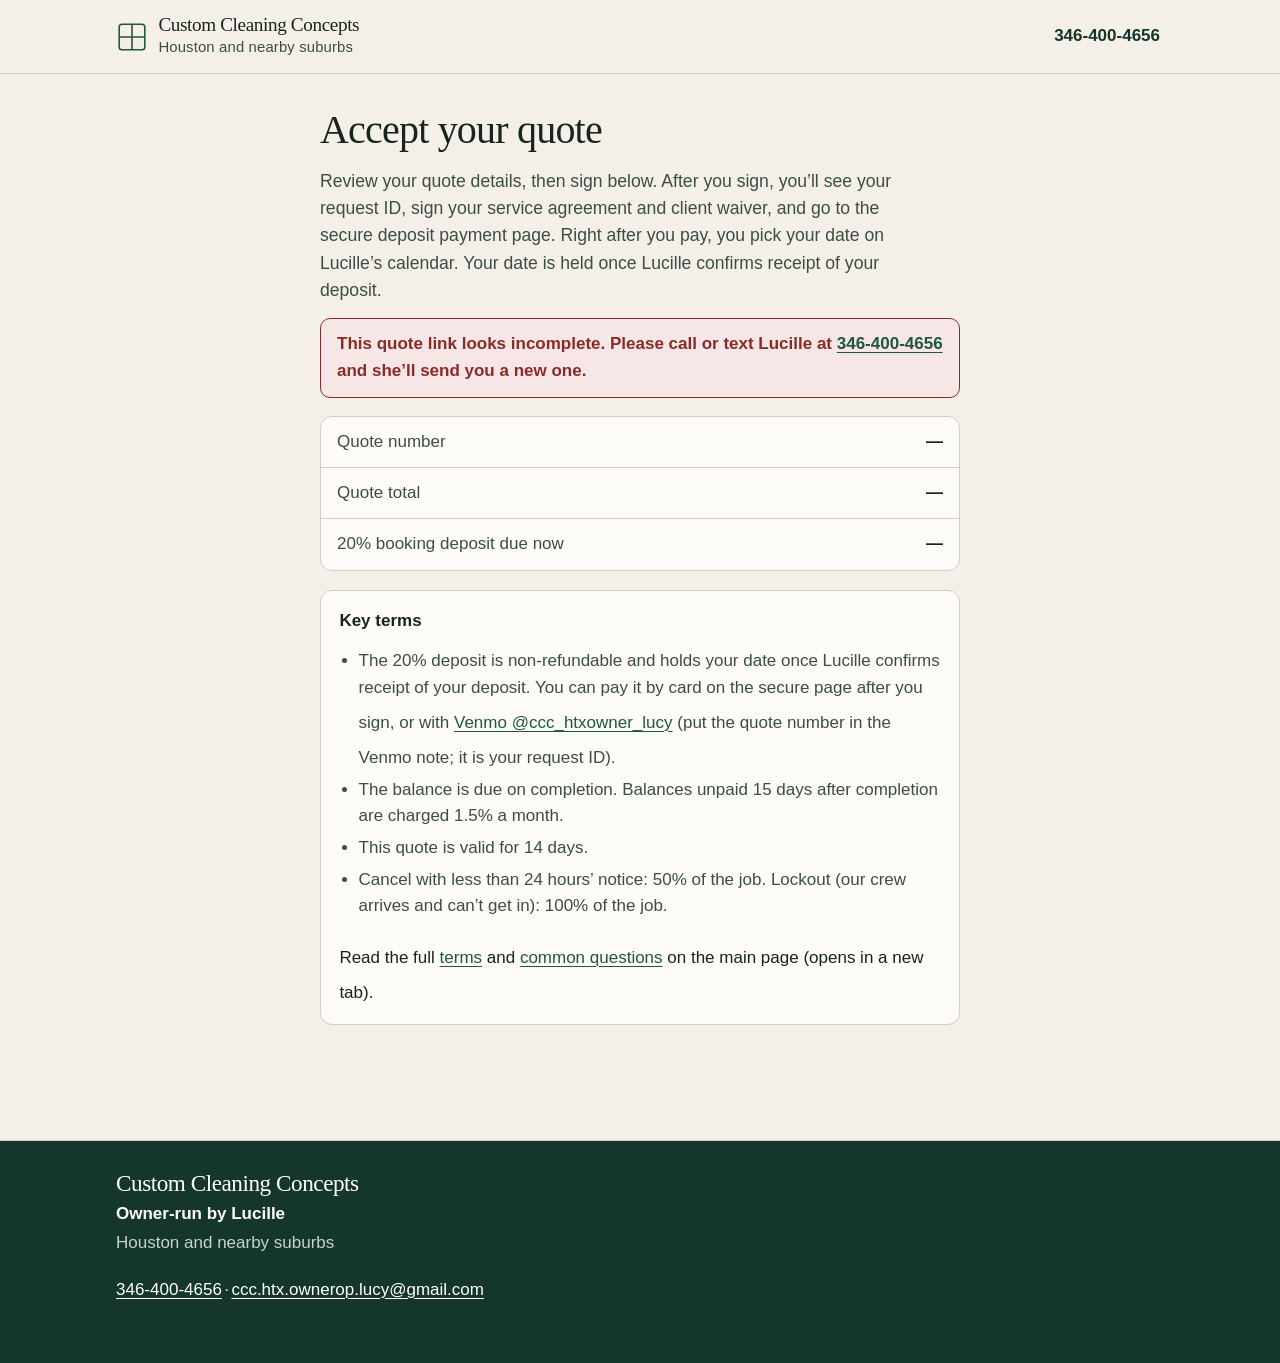
<file: accept.html>
<!DOCTYPE html>
<html lang="en">
<head>
  <meta charset="utf-8">
  <meta name="viewport" content="width=device-width, initial-scale=1">
  <meta name="robots" content="noindex">
  <title>Accept your quote — Custom Cleaning Concepts</title>
  <meta name="theme-color" content="#14362c">
  <link rel="stylesheet" href="styles.css">
</head>
<body>
  <a class="skip" href="#main">Skip to content</a>
  <header class="site-header">
    <div class="header-inner">
      <a class="wordmark" href="index.html">
        <svg class="mark" viewBox="0 0 40 40" aria-hidden="true" focusable="false">
          <rect x="4" y="4" width="32" height="32" rx="3.5" fill="none" stroke="currentColor" stroke-width="2"/>
          <path d="M20 4v32M4 20h32" stroke="currentColor" stroke-width="2"/>
        </svg>
        <span class="wordmark-text">
          <span class="wordmark-name">Custom Cleaning Concepts</span>
          <span class="wordmark-area">Houston and nearby suburbs</span>
        </span>
      </a>
      <a class="header-phone" href="tel:+13464004656" aria-label="Call 346-400-4656">346-400-4656</a>
    </div>
  </header>

  <main id="main">
    <div class="page-narrow">
      <h1>Accept your quote</h1>
      <p class="lede">Review your quote details, then sign below. After you sign, you&rsquo;ll see your request ID, sign your service agreement and client waiver, and go to the secure deposit payment page. Right after you pay, you pick your date on Lucille&rsquo;s calendar. Your date is held once Lucille confirms receipt of your deposit.</p>

      <noscript><p class="sign-error">Signing your quote needs JavaScript. Please turn it on, or call or text Lucille at <a href="tel:+13464004656">346-400-4656</a> and she&rsquo;ll help you finish.</p></noscript>

      <div id="bad-link" class="sign-error" hidden>This quote link looks incomplete. Please call or text Lucille at <a href="tel:+13464004656">346-400-4656</a> and she&rsquo;ll send you a new one.</div>

      <dl class="quote-summary" id="quote-summary">
        <div><dt>Quote number</dt><dd id="s-q">&mdash;</dd></div>
        <div><dt>Quote total</dt><dd id="s-amt">&mdash;</dd></div>
        <div><dt>20% booking deposit due now</dt><dd id="s-dep">&mdash;</dd></div>
      </dl>

      <section class="q-services" id="q-services" aria-labelledby="q-services-h" hidden>
        <h2 id="q-services-h">Services on this quote</h2>
        <p class="hint">Tap <span aria-hidden="true">(i)</span><span class="sr-only">the info button</span> to see what each service includes.</p>
        <ul class="q-svc-list" id="q-svc-list"></ul>
        <script type="application/json" id="scopes-data">{"CO-ITEM":{"code":"CO-ITEM","name":"Cleanout: Single Item Pickup (Mattress, Couch, Appliance)","summary":"We pick up and haul away one agreed item, such as a mattress, couch, or appliance.","included":["Pickup of one agreed item from the property.","Loading and hauling that item away.","Labor for a single-item haul, which is the posted minimum for this code.","A timestamped photo of the space after the item is gone, if you want one on file."],"not_included":["Dump and landfill fees are not included in the labor and are billed later at the dump receipt plus 10% (code CO-DUMP).","Additional items are billed as their own lines, or as a load-based cleanout if that fits better.","CCC will not handle, transport, or dispose of automotive fluids, wet paint, unsealed industrial chemicals, asbestos, medical waste or needles, or severe toxigenic mold."],"have_ready":["Clear access to the item, including working gate or lockbox codes.","Confirm you have the legal right to have items removed (ownership, power of attorney, executor authority, or a writ of possession)."]},"CO-QTR":{"code":"CO-QTR","name":"Cleanout: Quarter Truck/Trailer Load","summary":"We haul a quarter truck or trailer load of debris, with up to 1.5 hours of labor included.","included":["Removal of abandoned furniture, trash, and loose debris in the agreed areas, up to a quarter load.","Up to 1.5 hours of labor included in this load.","Loading and hauling the load away.","Work stops at the load size or the labor time, whichever comes first."],"not_included":["Dump and landfill fees are not included in the labor and are billed later at the dump receipt plus 10% (code CO-DUMP).","Labor beyond 1.5 hours, or a larger load, is a different cleanout line or a change order.","A white-glove valuables sort is a separate hourly line (code CO-SORT).","Heavy debris or an excessive condition found on arrival is a flat $150 (code MR-SURC), or the work pauses for a revised estimate.","CCC will not handle, transport, or dispose of automotive fluids, wet paint, unsealed industrial chemicals, asbestos, medical waste or needles, or severe toxigenic mold."],"have_ready":["Confirm you have the legal right to have items removed (ownership, power of attorney, executor authority, or a writ of possession).","Working access (lockbox, gate, or door codes, or someone on site to let us in). If the crew arrives and cannot get in, the job is charged in full.","Electricity and running hot water must be on for the whole job. If they are off when we arrive, we may have to reschedule and the 20% deposit is kept."]},"CO-HALF":{"code":"CO-HALF","name":"Cleanout: Half Truck/Trailer Load","summary":"We haul a half truck or trailer load of debris, with up to 2.5 hours of labor included.","included":["Removal of abandoned furniture, trash, and loose debris in the agreed areas, up to a half load.","Up to 2.5 hours of labor included in this load.","Loading and hauling the load away.","Work stops at the load size or the labor time, whichever comes first."],"not_included":["Dump and landfill fees are not included in the labor and are billed later at the dump receipt plus 10% (code CO-DUMP).","Labor beyond 2.5 hours, or a larger load, is a different cleanout line or a change order.","A white-glove valuables sort is a separate hourly line (code CO-SORT).","Heavy debris or an excessive condition found on arrival is a flat $150 (code MR-SURC), or the work pauses for a revised estimate.","CCC will not handle, transport, or dispose of automotive fluids, wet paint, unsealed industrial chemicals, asbestos, medical waste or needles, or severe toxigenic mold."],"have_ready":["Confirm you have the legal right to have items removed (ownership, power of attorney, executor authority, or a writ of possession).","Working access (lockbox, gate, or door codes, or someone on site to let us in). If the crew arrives and cannot get in, the job is charged in full.","Electricity and running hot water must be on for the whole job. If they are off when we arrive, we may have to reschedule and the 20% deposit is kept."]},"CO-FULL":{"code":"CO-FULL","name":"Cleanout: Full Truck/Trailer Load","summary":"We haul a full truck or trailer load of debris, with up to 4 hours of labor included.","included":["Removal of abandoned furniture, trash, and loose debris from the agreed areas, up to a full load.","Closets, attic access, garage, storage sheds, and exterior yard debris are included only as they fit in this load and labor time.","Up to 4 hours of labor included in this load.","Loading and hauling the load away.","Work stops at the load size or the labor time, whichever comes first."],"not_included":["Dump and landfill fees are not included in the labor and are billed later at the dump receipt plus 10% (code CO-DUMP).","Labor beyond 4 hours, or more than one full load, is an additional line or a change order.","A white-glove valuables sort is a separate hourly line (code CO-SORT).","Heavy debris or an excessive condition found on arrival is a flat $150 (code MR-SURC), or the work pauses for a revised estimate.","CCC will not handle, transport, or dispose of automotive fluids, wet paint, unsealed industrial chemicals, asbestos, medical waste or needles, or severe toxigenic mold."],"have_ready":["Confirm you have the legal right to have items removed (ownership, power of attorney, executor authority, or a writ of possession).","Working access (lockbox, gate, or door codes, or someone on site to let us in). If the crew arrives and cannot get in, the job is charged in full.","Electricity and running hot water must be on for the whole job. If they are off when we arrive, we may have to reschedule and the 20% deposit is kept."]},"CO-SORT":{"code":"CO-SORT","name":"White-Glove Estate & Valuables Sorting","summary":"Hourly sorting of estate or leftover belongings into trash, donate, and valuables, with a written handover log.","included":["A white-glove sort that separates items into trash, donate, and valuables.","Personal photographs, legal records, and high-value items are set aside and entered on a handover log.","Hazardous materials we find are set aside for your designated hazmat vendor; we do not handle them.","Time is billed per hour for the hours spent sorting and cataloguing."],"not_included":["The cleanout haul itself is a separate cleanout line (CO-ITEM, CO-QTR, CO-HALF, or CO-FULL).","Dump and landfill fees are not included in the labor and are billed later at the dump receipt plus 10% (code CO-DUMP).","CCC will not handle, transport, or dispose of automotive fluids, wet paint, unsealed industrial chemicals, asbestos, medical waste or needles, or severe toxigenic mold."],"have_ready":["Confirm you have the legal right to have items removed (ownership, power of attorney, executor authority, or a writ of possession).","Tell us in writing about items of high sentimental or monetary value.","Lock away cash, jewelry, original art, heirlooms, firearms, and sensitive documents before we arrive.","Working access (lockbox, gate, or door codes, or someone on site to let us in). If the crew arrives and cannot get in, the job is charged in full."]},"CO-DUMP":{"code":"CO-DUMP","name":"Landfill / Dump Fee Pass-Through (+10% Admin)","summary":"The dump or landfill fee is billed at the receipt amount plus 10%, added after the dump run.","included":["CCC pays the dump or municipal landfill fee and bills that receipt amount back to you.","A 10% administrative markup on that receipt.","The real amount is added after the dump run; this line starts at zero so no guessed number is built into the quote total.","This follows the posted pass-through rule: the dump receipt plus 10%."],"not_included":["The labor to load and haul the debris (that is the cleanout line on this quote).","Any estimated dump amount in the quote totals before the receipt is in."],"have_ready":["Nothing extra is needed from you for this line. The receipt amount is added after the dump visit."]},"MR-SQFT":{"code":"MR-SQFT","name":"Make-Ready Deep Clean (Vacant Property)","summary":"A vacant-property deep clean, billed by interior square footage, to bring the home to market-ready or move-in condition.","included":["High-dust ceilings, ceiling fans, HVAC vents, window blinds, and light fixtures.","Clean the inside and outside of kitchen cabinets and drawers.","Deep clean the inside and outside of the oven, range, fridge, microwave, and dishwasher.","Scrub and sanitize tubs, showers, wall tile, toilets, and vanities.","Vacuum window tracks and sills, and clean interior window glass streak-free.","Hand-wipe baseboards, doors, and door frames, and remove wall scuffs.","Apply pH-neutral stone care as needed, and damp-mop hard floors with microfiber.","Take timestamped completion photos."],"not_included":["Extra specialty appliances such as a freezer or wine fridge are $45 each (code MR-APPL).","Heavy debris or an excessive condition found on arrival is a flat $150 (code MR-SURC), or the work pauses for a revised estimate.","A hazard CCC can safely handle is $150 per hazard (code HZ-HAND). CCC will not handle, transport, or dispose of automotive fluids, wet paint, unsealed industrial chemicals, asbestos, medical waste or needles, or severe toxigenic mold.","This is not a cleanout: personal property should already be out of the home.","Dump and landfill fees are not included in the labor and are billed later at the dump receipt plus 10% (code CO-DUMP)."],"have_ready":["The property vacated of personal property before we arrive.","Electricity and running hot water must be on for the whole job. If they are off when we arrive, we may have to reschedule and the 20% deposit is kept.","Working access (lockbox, gate, or door codes, or someone on site to let us in). If the crew arrives and cannot get in, the job is charged in full.","Lock away cash, jewelry, original art, heirlooms, firearms, and sensitive documents before we arrive."]},"MR-APPL":{"code":"MR-APPL","name":"Extra Appliance Deep Clean (Freezer / Wine Fridge)","summary":"A deep clean of an extra appliance that is not part of the standard make-ready, such as a freezer or wine fridge.","included":["Deep clean the inside and outside of each extra appliance listed on this quote.","This code is for specialty appliances such as a freezer or wine fridge.","Each appliance on the quote is billed separately.","Done along with the make-ready visit when that line is also on the quote."],"not_included":["The standard kitchen set (oven, range, fridge, microwave, and dishwasher) is already part of the make-ready deep clean (code MR-SQFT).","We do not repair a broken appliance; repairs are a separate handyman line if they are in scope."],"have_ready":["The extra appliance empty and accessible.","Electricity on so the appliance can be cleaned safely."]},"MR-SURC":{"code":"MR-SURC","name":"Heavy / Excessive Condition Surcharge","summary":"A flat $150 surcharge when the crew finds heavy debris or an excessive condition that was not in the original quote.","included":["A flat $150 when unexpected heavy debris or an excessive condition is found on arrival.","Used so the agreed make-ready or cleanout can continue when that extra condition is within what a surcharge can cover.","Charged once as a flat fee, not by the hour.","Only applied when that condition was not already in the original quote."],"not_included":["This surcharge does not replace a cleanout line or dump fees.","If the condition is more than a surcharge can cover, the work pauses for a revised estimate.","Hazards are a separate line (HZ-HAND, $150 each) or may stop the job."],"have_ready":["Share current photos if the property's condition has changed since the walkthrough or quote."]},"HZ-HAND":{"code":"HZ-HAND","name":"Hazard CCC Can Safely Handle","summary":"A $150 charge per hazard found at the walkthrough that CCC can safely handle.","included":["Handling of a named hazard CCC has already judged safe to take on.","Billed at $150 per hazard.","Added to the bill when that hazard is found at the walkthrough or during the job and we can proceed.","Separate from the $150 heavy-condition surcharge (code MR-SURC)."],"not_included":["CCC will not handle, transport, or dispose of automotive fluids, wet paint, unsealed industrial chemicals, asbestos, medical waste or needles, or severe toxigenic mold.","If a hazard forces the work to stop, the 20% deposit is not refunded and a prorated fee is charged for work already done."],"have_ready":["Point out any known hazards at the walkthrough.","Working access (lockbox, gate, or door codes, or someone on site to let us in). If the crew arrives and cannot get in, the job is charged in full."]},"AB-1BR":{"code":"AB-1BR","name":"Airbnb / STR Turnover (1 Bed / 1 Bath)","summary":"A same-day 1 bedroom / 1 bathroom short-term rental reset, in the 11:00 AM to 4:00 PM window.","included":["Strip sheets, pillowcases, and duvet covers from all beds, gather towels, washcloths, and bath mats, and start an on-site wash (or bag the linens if off-site laundry is on this quote).","Empty all trash bins and replace the liners, and check under beds, sofas, and furniture for left-behind items.","Kitchen: discard leftover food and wipe fridge shelves; clean the microwave inside and out; load and run the dishwasher; sanitize counters, sink, faucet, and backsplash; wipe the stovetop, oven exterior, and small appliances.","Bathrooms: scrub and sanitize the shower, glass doors, tub, and toilet; scrub the vanity; polish mirrors streak-free.","Sanitize remotes, light switches, thermostats, and door handles, and high-dust ceiling fans, light fixtures, and windowsills.","Remake beds with clean linens, stage fresh towel sets, and restock coffee, tea, sugar, welcome snacks, toilet paper, paper towels, hand soap, and dish soap from your on-site supplies.","Vacuum carpets and rugs, and damp-mop hard floors toward the exit.","Take timestamped photos of the staged rooms, report any guest damage or low supplies, and send you a completion text with a photo link."],"not_included":["Off-site linen laundering is a separate $25 add-on per turn (code AB-LIN), unless that line is already on this quote.","Restocking uses the supplies you keep at the property; we report when those supplies are running low.","Tasks outside this list need to be requested in writing at least 48 hours before the service window, and may be extra.","Guests checking out after 11:00 AM without notice may delay completion or add a trip fee."],"have_ready":["Clear access between 11:00 AM and 4:00 PM, with working lockbox or door codes.","Guests out by 11:00 AM, or tell us ahead if they will be late.","On-site restock supplies (coffee, tea, sugar, welcome snacks, toilet paper, paper towels, hand soap, and dish soap), and enough clean linen if laundry is done on site.","Electricity and running hot water on at the property."]},"AB-2BR":{"code":"AB-2BR","name":"Airbnb / STR Turnover (2 Bed / 2 Bath)","summary":"A same-day 2 bedroom / 2 bathroom short-term rental reset, in the 11:00 AM to 4:00 PM window.","included":["Strip sheets, pillowcases, and duvet covers from all beds, gather towels, washcloths, and bath mats, and start an on-site wash (or bag the linens if off-site laundry is on this quote).","Empty all trash bins and replace the liners, and check under beds, sofas, and furniture for left-behind items.","Kitchen: discard leftover food and wipe fridge shelves; clean the microwave inside and out; load and run the dishwasher; sanitize counters, sink, faucet, and backsplash; wipe the stovetop, oven exterior, and small appliances.","Bathrooms: scrub and sanitize the shower, glass doors, tub, and toilet; scrub the vanity; polish mirrors streak-free.","Sanitize remotes, light switches, thermostats, and door handles, and high-dust ceiling fans, light fixtures, and windowsills.","Remake beds with clean linens, stage fresh towel sets, and restock coffee, tea, sugar, welcome snacks, toilet paper, paper towels, hand soap, and dish soap from your on-site supplies.","Vacuum carpets and rugs, and damp-mop hard floors toward the exit.","Take timestamped photos of the staged rooms, report any guest damage or low supplies, and send you a completion text with a photo link."],"not_included":["Off-site linen laundering is a separate $25 add-on per turn (code AB-LIN), unless that line is already on this quote.","Restocking uses the supplies you keep at the property; we report when those supplies are running low.","Tasks outside this list need to be requested in writing at least 48 hours before the service window, and may be extra.","Guests checking out after 11:00 AM without notice may delay completion or add a trip fee."],"have_ready":["Clear access between 11:00 AM and 4:00 PM, with working lockbox or door codes.","Guests out by 11:00 AM, or tell us ahead if they will be late.","On-site restock supplies (coffee, tea, sugar, welcome snacks, toilet paper, paper towels, hand soap, and dish soap), and enough clean linen if laundry is done on site.","Electricity and running hot water on at the property."]},"AB-3BR":{"code":"AB-3BR","name":"Airbnb / STR Turnover (3+ Bed / 2+ Bath)","summary":"A same-day reset for a larger short-term rental (3 or more bedrooms), in the 11:00 AM to 4:00 PM window.","included":["Strip sheets, pillowcases, and duvet covers from all beds, gather towels, washcloths, and bath mats, and start an on-site wash (or bag the linens if off-site laundry is on this quote).","Empty all trash bins and replace the liners, and check under beds, sofas, and furniture for left-behind items.","Kitchen: discard leftover food and wipe fridge shelves; clean the microwave inside and out; load and run the dishwasher; sanitize counters, sink, faucet, and backsplash; wipe the stovetop, oven exterior, and small appliances.","Bathrooms: scrub and sanitize the shower, glass doors, tub, and toilet; scrub the vanity; polish mirrors streak-free.","Sanitize remotes, light switches, thermostats, and door handles, and high-dust ceiling fans, light fixtures, and windowsills.","Remake beds with clean linens, stage fresh towel sets, and restock coffee, tea, sugar, welcome snacks, toilet paper, paper towels, hand soap, and dish soap from your on-site supplies.","Vacuum carpets and rugs, and damp-mop hard floors toward the exit.","Take timestamped photos of the staged rooms, report any guest damage or low supplies, and send you a completion text with a photo link."],"not_included":["Off-site linen laundering is a separate $25 add-on per turn (code AB-LIN), unless that line is already on this quote.","Restocking uses the supplies you keep at the property; we report when those supplies are running low.","Tasks outside this list need to be requested in writing at least 48 hours before the service window, and may be extra.","Guests checking out after 11:00 AM without notice may delay completion or add a trip fee."],"have_ready":["Clear access between 11:00 AM and 4:00 PM, with working lockbox or door codes.","Guests out by 11:00 AM, or tell us ahead if they will be late.","On-site restock supplies (coffee, tea, sugar, welcome snacks, toilet paper, paper towels, hand soap, and dish soap), and enough clean linen if laundry is done on site.","Electricity and running hot water on at the property."]},"AB-LIN":{"code":"AB-LIN","name":"Off-Site Linen Laundering Service","summary":"We bag the property's linens, wash them off-site, and return them for that turnover, billed at $25 per turn.","included":["Bag used sheets, pillowcases, duvet covers, bath towels, hand towels, washcloths, and bath mats.","Wash those linens off-site.","Return and stage the clean sets as part of that turnover.","Billed as a flat $25 add-on per turnover."],"not_included":["The turnover clean itself is a separate line (AB-1BR, AB-2BR, or AB-3BR).","On-site laundry is already part of a standard turnover when this add-on is not on the quote."],"have_ready":["Enough linen sets for the beds and baths, ready to bag.","Tell us if a set is missing before the turnover."]},"CM-OFF":{"code":"CM-OFF","name":"After-Hours Commercial: Boutique Office / Salon (Monthly)","summary":"After-hours cleaning for a boutique office or salon, billed monthly, usually 1 to 2 visits a week.","included":["After-hours visits on the agreed schedule, usually 1 to 2 times a week, billed monthly.","Sanitize reception desks, waiting-room chairs, and work or station surfaces.","Polish glass entry doors and interior glass partitions streak-free.","Empty office and breakroom waste bins and sanitize the kitchenette.","A final security walk: doors locked, lights off, and the alarm armed if you have given us the code."],"not_included":["Tasks outside this list need to be requested in writing at least 48 hours before the service window, and may be extra.","CCC is not responsible for unsecured valuables left out, or for access shared with other people during the visit."],"have_ready":["Dedicated after-hours access by key, fob, or smart credentials.","Alarm codes updated so our crew can arm and disarm the system as agreed.","Electricity and running water on at the property."]},"CM-MED":{"code":"CM-MED","name":"After-Hours Commercial: Medical Spa / Clinic (Monthly)","summary":"After-hours cleaning for a medical spa or clinic, billed monthly, usually 2 to 3 visits a week with a high-sanitization standard.","included":["After-hours visits on the agreed schedule, usually 2 to 3 times a week, billed monthly, with a high-sanitization standard.","Sanitize reception desks, waiting-room chairs, and treatment tables.","Polish glass entry doors and interior glass partitions streak-free.","Empty office and breakroom waste bins and sanitize the kitchenette.","A final security walk: doors locked, lights off, and the alarm armed if you have given us the code."],"not_included":["Tasks outside this list need to be requested in writing at least 48 hours before the service window, and may be extra.","CCC is not responsible for unsecured valuables left out, or for access shared with other people during the visit."],"have_ready":["Dedicated after-hours access by key, fob, or smart credentials.","Alarm codes updated so our crew can arm and disarm the system as agreed.","Electricity and running water on at the property."]},"HM-REP":{"code":"HM-REP","name":"Handyman Patch, Trim & Fixture Repair","summary":"Hourly handyman work for minor patches, trim, and fixture repairs, with a 2-hour minimum ($140).","included":["Patch drywall holes, repair nail pops, and touch up damaged trim or baseboards.","Replace burned-out light bulbs, damaged outlet covers, and minor hardware.","Other minor repairs that are listed on this quote, billed per hour.","Labor is billed with a 2-hour minimum ($140)."],"not_included":["Whole-wall painting is a separate line (code PT-WALL).","If hidden damage is found, such as rotten subflooring, insect infestation, or concealed electrical problems, work in that area pauses until a written or text change order is agreed."],"have_ready":["Electricity and running hot water must be on for the whole job. If they are off when we arrive, we may have to reschedule and the 20% deposit is kept.","Working access (lockbox, gate, or door codes, or someone on site to let us in). If the crew arrives and cannot get in, the job is charged in full.","Tell us about the repairs you want before we arrive, so they can be listed on the quote."]},"PT-WALL":{"code":"PT-WALL","name":"Fresh Interior Wall Painting","summary":"Interior wall painting, billed per square foot of wall, with surfaces prepped and a fresh coat of the specified paint.","included":["Prep the agreed interior wall surfaces.","Apply a fresh coat of neutral interior paint as specified on the quote.","Billed per square foot of wall listed on this quote.","Limited to the walls and the paint specified in writing."],"not_included":["Exterior painting is not in this code.","Repairs beyond normal surface prep are a separate handyman line (code HM-REP).","A color or finish that was not specified on the quote may need a change order."],"have_ready":["Electricity and running hot water must be on for the whole job. If they are off when we arrive, we may have to reschedule and the 20% deposit is kept.","Working access (lockbox, gate, or door codes, or someone on site to let us in). If the crew arrives and cannot get in, the job is charged in full.","Rooms cleared enough for us to reach the walls.","The paint color or finish specified in writing."]},"LN-BASE":{"code":"LN-BASE","name":"Lawn Care: Base Mowing, Edging & Blow-Off","summary":"A standard lawn visit of mowing, edging, and blow-off, for yards up to 3,000 square feet.","included":["Mow turf areas.","Edge walkways and the driveway.","Blow or sweep porches, walkways, and the main entry.","A standard visit for a lawn up to 3,000 square feet."],"not_included":["Overgrowth or a larger yard is a separate line billed per lawn square foot (code LN-OVER), usually added to this base visit.","We are not responsible for damage to unmarked sprinkler heads, drip lines, invisible pet fences, unmarked low-voltage lines, or hidden debris, rocks, or metal in the grass."],"have_ready":["Clear access to the yard.","Please mark sprinkler heads, drip lines, and any hidden pet fence in the work area. We are not responsible for damage to unmarked or shallow lines, or to hidden debris in the grass."]},"LN-OVER":{"code":"LN-OVER","name":"Lawn Care: Overgrowth / Large Yard Trim","summary":"Trimming of overgrowth or a larger yard, billed per square foot of lawn, usually added to the base visit.","included":["Trim back overgrown shrubs and heavy growth in the agreed lawn area.","Billed per lawn square foot listed on this quote.","Usually added to a lawn base visit (code LN-BASE) rather than standing alone.","Limited to the overgrowth and yard trim described on this quote."],"not_included":["The standard mow, edge, and blow-off is the base visit (code LN-BASE).","Tree work or cutting large limbs is not part of this code unless it is written on the quote.","We are not responsible for damage to unmarked sprinkler heads, drip lines, invisible pet fences, unmarked low-voltage lines, or hidden debris, rocks, or metal in overgrown grass or brush."],"have_ready":["Clear access to the yard.","Please mark sprinkler heads, drip lines, and any hidden pet fence in the work area. We are not responsible for damage to unmarked or shallow lines, or to hidden debris in the grass.","Tell us if you know of hidden debris, rock, or metal in the overgrowth."]},"PW-FLAT":{"code":"PW-FLAT","name":"Power Washing: Driveways, Patios & Walks (Concrete)","summary":"Power washing of concrete driveways, patios, and walks, billed per square foot, with a $150 minimum.","included":["Pressure washing of the agreed concrete surfaces: driveways, patios, and walks.","Billed per square foot of concrete listed on this quote.","A $150 minimum applies; smaller jobs are billed at that minimum.","Limited to the concrete areas listed on this quote."],"not_included":["A house exterior wash is a separate line (code PW-HOUSE).","Surfaces that are not concrete are not in this code.","Stain removal or a specific finished look is not promised.","We are not responsible for damage to unmarked sprinkler heads, drip lines, hidden pet fences, or unmarked shallow utility lines."],"have_ready":["Running water must be on at the property.","Clear access to the concrete areas being washed.","Please mark sprinkler heads, drip lines, and any hidden pet fence in the work area. We are not responsible for damage to unmarked or shallow lines, or to hidden debris in the grass."]},"PW-HOUSE":{"code":"PW-HOUSE","name":"Power Washing: House Exterior Wash (1-2 Story, up to 3,000 Sq Ft)","summary":"A house exterior wash for a 1 or 2 story home up to 3,000 square feet, billed as a flat per-house rate.","included":["An exterior wash of a 1 or 2 story house up to 3,000 square feet.","Billed as a flat per-house rate.","Limited to the house exterior described on this quote.","Houses larger than 3,000 square feet, or more than 2 stories, are quoted separately."],"not_included":["Concrete driveways, patios, and walks are a separate line (code PW-FLAT).","Windows, gutters, roofs, and decks are not listed in this code and are not included unless they are written on the quote.","We are not responsible for pre-existing roof leaks or water intrusion from washing on aged siding or compromised window seals."],"have_ready":["Running water must be on at the property.","Clear access around the house.","Please tell us about known roof leaks, fragile or aged siding, or window-seal problems."]}}</script>
      </section>

      <div class="next-box">
        <p><strong>Key terms</strong></p>
        <ul class="terms-list">
          <li>The 20% deposit is non-refundable and holds your date once Lucille confirms receipt of your deposit. You can pay it by card on the secure page after you sign, or with <a href="https://www.venmo.com/u/ccc_htxowner_lucy" target="_blank" rel="noopener noreferrer">Venmo @ccc_htxowner_lucy</a> (put the quote number in the Venmo note; it is your request ID).</li>
          <li>The balance is due on completion. Balances unpaid 15 days after completion are charged 1.5% a month.</li>
          <li>This quote is valid for 14 days.</li>
          <li>Cancel with less than 24 hours&rsquo; notice: 50% of the job. Lockout (our crew arrives and can&rsquo;t get in): 100% of the job.</li>
        </ul>
        <p>Read the full <a href="index.html#terms" target="_blank" rel="noopener">terms</a> and <a href="index.html#faq" target="_blank" rel="noopener">common questions</a> on the main page (opens in a new tab).</p>
      </div>

      <form id="sign-form" class="sign-form" novalidate>
        <p class="field">
          <label for="f-name">Your full name <span class="req" aria-hidden="true">*</span></label>
          <input id="f-name" name="Typed name" type="text" class="sign-name" autocomplete="name" required>
          <span class="hint">Typing your name here is your electronic signature.</span>
        </p>
        <p class="field">
          <label for="f-date">Date <span class="req" aria-hidden="true">*</span></label>
          <input id="f-date" name="Date" type="text" autocomplete="off" required>
        </p>
        <label class="agree" for="f-agree">
          <input id="f-agree" name="Agreed" type="checkbox" required>
          <span>I have read and agree to this quote and the service terms, and I agree that typing my name is my electronic signature.</span>
        </label>
        <p class="sign-error" id="sign-error" role="alert" hidden></p>
        <button type="submit" class="btn" id="sign-btn">Sign and continue</button>
      </form>

      <div class="next-box" id="done-box" hidden>
        <p><strong id="done-title">Thank you. Your signed quote was received.</strong></p>
        <p id="done-text"></p>
        <div class="req-id-box" id="done-id" hidden>
          <p class="req-id-label">Your request ID</p>
          <p class="req-id" id="done-id-val"></p>
          <button type="button" class="btn-secondary" id="done-id-copy">Copy ID</button>
          <p class="hint">Save this ID (take a screenshot). Your request ID goes with a card payment automatically. With Venmo, type it in the note. Right after you pay, you pick your date on Lucille&rsquo;s calendar. Your date is held once Lucille confirms receipt of your deposit.</p>
        </div>
        <p id="done-contract-text">Next, sign your service agreement and the client waiver. It takes a few minutes, and you get a copy to keep.</p>
        <p><a class="btn btn-big" id="done-contract" href="contract.html">Sign your service agreement</a></p>
        <p class="hint" id="done-pay-note" hidden>Already signed your agreement with Lucille?</p>
        <div class="pay-actions" id="done-pay-wrap" hidden>
          <a class="btn-secondary" id="done-pay" href="#">Continue to deposit payment</a>
          <div class="pay-id-row">
            <span class="pay-id-label">Your request ID</span>
            <span class="pay-id-val" id="done-pay-id"></span>
            <button type="button" class="btn-secondary pay-id-copy" id="done-pay-copy">Copy ID</button>
          </div>
          <p class="hint">Your request ID goes with this payment automatically.</p>
        </div>
        <div class="pay-now venmo-now" id="done-venmo" hidden>
          <p><strong>Prefer to pay with Venmo?</strong></p>
          <p class="hint" id="done-venmo-hint"></p>
          <p><a class="btn-secondary" id="done-venmo-btn" href="https://www.venmo.com/u/ccc_htxowner_lucy" target="_blank" rel="noopener noreferrer">Pay deposit with Venmo<span class="sr-only"> (opens in a new tab)</span></a></p>
          <p class="hint">Venmo Business: @ccc_htxowner_lucy</p>
        </div>
        <p class="hint" id="done-help" hidden>Paid already, or something went wrong? <a id="done-confirm" href="deposit-received.html">Pick your date</a>, or call or text <a href="tel:+13464004656">346-400-4656</a>.</p>
      </div>
    </div>
  </main>

  <footer class="site-footer">
    <div class="footer-inner">
      <p class="footer-name">Custom Cleaning Concepts</p>
      <p class="footer-owner">Owner-run by Lucille</p>
      <p class="footer-area">Houston and nearby suburbs</p>
      <p class="footer-contact">
        <a href="tel:+13464004656">346-400-4656</a>
        <span class="footer-sep" aria-hidden="true"> &middot; </span>
        <a class="footer-email" href="mailto:ccc.htx.ownerop.lucy@gmail.com">ccc.htx.ownerop.lucy@gmail.com</a>
      </p>
    </div>
  </footer>

  <script>
    (function () {
      // Where the signature is sent (same form service as the main page).
      var SIGN_ENDPOINT = "https://formspree.io/f/moedjzqr";
      // Only deposit links on these hosts are ever followed (blocks open redirects).

      var params = new URLSearchParams(window.location.search);
      var q = (params.get("q") || "").trim().slice(0, 40);
      var amtRaw = (params.get("amt") || "").trim();
      var depRaw = (params.get("dep") || "").trim();
      var pay = (params.get("pay") || "").trim();
      var formLetter = (params.get("form") || "").trim().toUpperCase();
      if (formLetter !== "A" && formLetter !== "B") { formLetter = ""; }
      var rate = (params.get("rate") || "").trim();
      // Services on the quote (codes=AB-2BR,CO-HALF from the quote's accept link): one line each with an (i) button.
      (function () {
        var data = {};
        try { data = JSON.parse(document.getElementById("scopes-data").textContent); } catch (e) {}
        var codes = (params.get("codes") || "").toUpperCase().split(/[\s,;]+/).filter(function (c, i, a) { return /^[A-Z]{2}-[A-Z0-9]{2,6}$/.test(c) && a.indexOf(c) === i; }).slice(0, 20);
        var list = document.getElementById("q-svc-list");
        var shown = 0;
        function mk(tag, cls, text) { var x = document.createElement(tag); if (cls) x.className = cls; if (text != null) x.textContent = text; return x; }
        codes.forEach(function (code) {
          var s = data[code]; if (!s || !s.summary) return;
          var li = mk("li", "q-svc");
          var row = mk("div", "q-svc-row");
          row.appendChild(mk("span", "q-svc-name", s.name));
          var pid = "scope-" + code.toLowerCase();
          var b = mk("button", "info-btn"); b.type = "button"; b.setAttribute("aria-expanded", "false"); b.setAttribute("aria-controls", pid); b.title = s.summary;
          var i = mk("span", "info-i", "i"); i.setAttribute("aria-hidden", "true"); b.appendChild(i);
          b.appendChild(mk("span", "sr-only", "What\u2019s included: " + s.name));
          row.appendChild(b);
          li.appendChild(row);
          var p = mk("div", "scope"); p.id = pid; p.hidden = true; p.setAttribute("role", "region"); p.setAttribute("aria-label", "What\u2019s included: " + s.name);
          p.appendChild(mk("p", "scope-sum", s.summary));
          [["What\u2019s included", s.included], ["Not included / extra", s.not_included], ["Please have ready", s.have_ready]].forEach(function (g) {
            if (!g[1] || !g[1].length) return;
            p.appendChild(mk("p", "scope-h", g[0]));
            var ul = mk("ul"); g[1].forEach(function (t) { ul.appendChild(mk("li", "", t)); }); p.appendChild(ul);
          });
          li.appendChild(p);
          list.appendChild(li); shown++;
        });
        if (shown) document.getElementById("q-services").hidden = false;
      })();
  // ===== (i) What's included: one panel open at a time, Escape closes it and returns focus =====
  (function () {
    var btns = Array.prototype.slice.call(document.querySelectorAll(".info-btn[aria-controls]"));
    var open = null;
    function close(b, focus) {
      var p = document.getElementById(b.getAttribute("aria-controls"));
      b.setAttribute("aria-expanded", "false"); if (p) p.hidden = true;
      if (open === b) open = null;
      if (focus) b.focus();
    }
    btns.forEach(function (b) {
      var p = document.getElementById(b.getAttribute("aria-controls"));
      if (!p) return;
      b.hidden = false;
      b.addEventListener("click", function (ev) {
        ev.preventDefault(); ev.stopPropagation();
        if (b.getAttribute("aria-expanded") === "true") { close(b); return; }
        if (open) close(open);
        b.setAttribute("aria-expanded", "true"); p.hidden = false; open = b;
        var r = p.getBoundingClientRect();
        if (r.bottom > window.innerHeight || r.top < 0) p.scrollIntoView({ block: "nearest", behavior: (window.matchMedia && window.matchMedia("(prefers-reduced-motion: reduce)").matches) ? "auto" : "smooth" });
      });
    });
    document.addEventListener("keydown", function (ev) {
      if ((ev.key === "Escape" || ev.key === "Esc") && open) { ev.preventDefault(); close(open, true); }
    });
  })();
      // Optional request log (Google Apps Script web app). Empty = off. See booking/request-log/DEPLOY.md.
      var LOG_ENDPOINT = "";

      var MONEY = /^\$?\d{1,3}(,?\d{3})*(\.\d{1,2})?$/;
      function money(v) {
        if (!MONEY.test(v)) { return null; }
        var n = parseFloat(v.replace(/[$,]/g, ""));
        return "$" + n.toFixed(2).replace(/\B(?=(\d{3})+(?!\d))/g, ",");
      }
      var amt = money(amtRaw);
      var dep = money(depRaw);

      var PAY_PREFIX = "https://buy.stripe.com/";
      function validPay(u) {
        if (u.indexOf(PAY_PREFIX) !== 0) { return false; }
        try { var x = new URL(u); return x.protocol === "https:" && x.host === "buy.stripe.com" && !x.username && !x.password; }
        catch (e) { return false; }
      }
      var payOk = validPay(pay);
      // Request ID for a signed quote = the quote number (letters, numbers, dashes).
      var REQ_KEY = "ccc-request-id";
      var reqId = q.replace(/[^A-Za-z0-9_-]+/g, "-").replace(/^-+|-+$/g, "").slice(0, 40);
      function payHref(u) { try { var x = new URL(u); if (reqId) { x.searchParams.set("client_reference_id", reqId); } return x.toString(); } catch (e) { return u; } }
      function copyRequestId(btn, id) {
        var done = function () { btn.textContent = "Copied"; };
        var manual = function () {
          var ok = false;
          try {
            var ta = document.createElement("textarea"); ta.value = id; ta.setAttribute("readonly", "");
            ta.style.position = "fixed"; ta.style.left = "-9999px"; document.body.appendChild(ta); ta.select();
            ok = document.execCommand("copy"); document.body.removeChild(ta);
          } catch (e) {}
          if (ok) { done(); return; }
          btn.textContent = "Press and hold the ID to copy it";
        };
        if (navigator.clipboard && navigator.clipboard.writeText) navigator.clipboard.writeText(id).then(done, manual);
        else manual();
      }

      var form = document.getElementById("sign-form");
      var btn = document.getElementById("sign-btn");
      var err = document.getElementById("sign-error");
      if (payOk) { btn.textContent = "Sign and continue to deposit payment"; } else { btn.textContent = "Sign my quote"; }

      document.getElementById("s-q").textContent = q || "\u2014";
      document.getElementById("s-amt").textContent = amt || "\u2014";
      document.getElementById("s-dep").textContent = dep || "\u2014";

      if (!q || !amt || !dep) {
        document.getElementById("bad-link").hidden = false;
        form.hidden = true;
        return;
      }

      // Date field starts with today's date; the client can retype it.
      var t = new Date();
      var p2 = function (n) { return (n < 10 ? "0" : "") + n; };
      document.getElementById("f-date").value = p2(t.getMonth() + 1) + "/" + p2(t.getDate()) + "/" + t.getFullYear();

      function showError(msg) { err.textContent = msg; err.hidden = false; }

      form.addEventListener("submit", function (ev) {
        ev.preventDefault();
        err.hidden = true;
        var name = document.getElementById("f-name").value.trim();
        var date = document.getElementById("f-date").value.trim();
        if (name.length < 3 || name.indexOf(" ") < 0) { showError("Please type your full name (first and last)."); document.getElementById("f-name").focus(); return; }
        if (!date) { showError("Please type today\u2019s date."); document.getElementById("f-date").focus(); return; }
        if (!document.getElementById("f-agree").checked) { showError("Please check the box to agree to the quote and terms."); return; }

        btn.disabled = true;
        btn.textContent = "Sending\u2026";
        var fd = new FormData();
        fd.append("_subject", "QUOTE SIGNED - " + q);
        fd.append("Form type", "Quote signature");
        fd.append("Quote number", q);
        fd.append("Request ID", reqId);
        fd.append("Quote total", amt);
        fd.append("Deposit amount", dep);
        fd.append("Typed name", name);
        fd.append("Date typed", date);
        fd.append("Agreed to quote and terms", "Yes, typed name is the electronic signature");
        fd.append("Signed at (timestamp)", new Date().toISOString());

        fetch(SIGN_ENDPOINT, { method: "POST", body: fd, headers: { "Accept": "application/json" } })
          .then(function (res) {
            if (!res.ok) { throw new Error("bad status"); }
            form.hidden = true;
            var box = document.getElementById("done-box");
            var link = document.getElementById("done-pay");
            box.hidden = false;
            if (reqId) {
              var rv = JSON.stringify({ id: reqId, at: new Date().toISOString(), services: ["Quote " + q] });
              try { localStorage.setItem(REQ_KEY, rv); } catch (e) {}
              try { sessionStorage.setItem(REQ_KEY, rv); } catch (e) {}
              document.getElementById("done-id-val").textContent = reqId;
              document.getElementById("done-id").hidden = false;
              document.getElementById("done-confirm").setAttribute("href", "deposit-received.html?id=" + encodeURIComponent(reqId));
              document.getElementById("done-help").hidden = false;
            }
            var cp = new URLSearchParams();
            cp.set("q", q); cp.set("id", reqId); cp.set("amt", amt); cp.set("dep", dep);
            if (formLetter) { cp.set("form", formLetter); }
            if (rate && MONEY.test(rate)) { cp.set("rate", rate); }
            if (payOk) { cp.set("pay", pay); }
            document.getElementById("done-contract").setAttribute("href", "contract.html?" + cp.toString());
            if (LOG_ENDPOINT) {
              try { var lb = new URLSearchParams({ type: "quote_signed", request_id: reqId, quote: q, name: name, total: amt, deposit: dep, at: new Date().toISOString() }); fetch(LOG_ENDPOINT, { method: "POST", mode: "no-cors", body: lb }); } catch (e) {}
            }
            if (payOk) {
              document.getElementById("done-text").textContent = "After you sign your agreement, you pay your 20% deposit on the secure payment page. Your request ID goes with the payment automatically.";
              link.setAttribute("href", payHref(pay));
              link.hidden = false;
              document.getElementById("done-pay-note").hidden = false;
              document.getElementById("done-pay-wrap").hidden = false;
              document.getElementById("done-pay-id").textContent = reqId;
            } else {
              document.getElementById("done-text").textContent = "Lucille will text you your deposit link.";
            }
            var vbox = document.getElementById("done-venmo");
            vbox.hidden = false;
            document.getElementById("done-venmo-hint").textContent = "Put your request ID (" + reqId + ") in the Venmo note.";
            ["done-id-copy", "done-pay-copy"].forEach(function (cid) {
              var b = document.getElementById(cid);
              if (b) { b.addEventListener("click", function () { copyRequestId(b, reqId); }); }
            });
          })
          .catch(function () {
            btn.disabled = false;
            btn.textContent = payOk ? "Sign and continue to deposit payment" : "Sign my quote";
            showError("Something went wrong sending your signature, so nothing was submitted. Please try again, or call 346-400-4656.");
          });
      });
    })();
  </script>
</body>
</html>
</file>
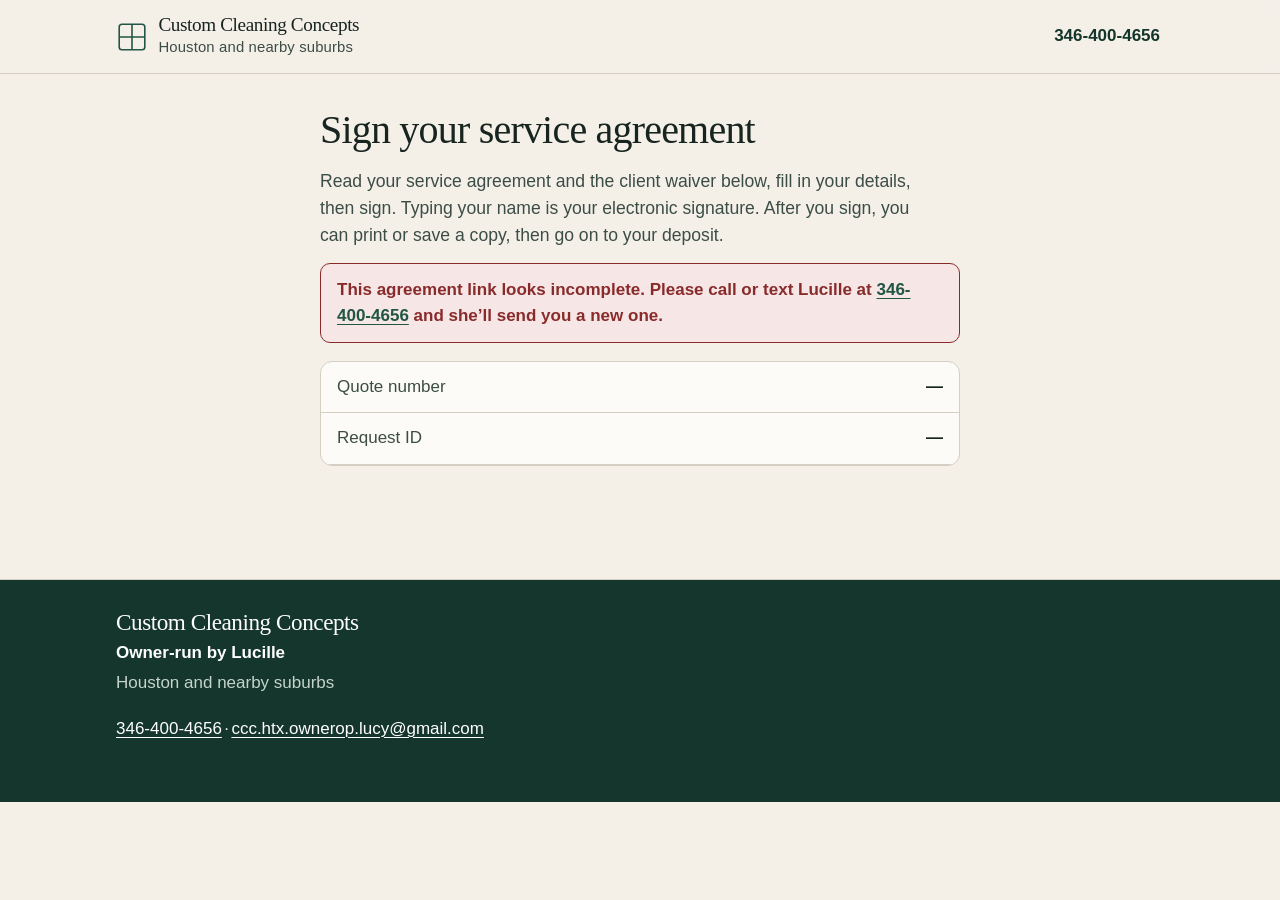
<file: contract.html>
<!DOCTYPE html>
<html lang="en">
<head>
  <meta charset="utf-8">
  <meta name="viewport" content="width=device-width, initial-scale=1">
  <meta name="robots" content="noindex">
  <title>Sign your service agreement — Custom Cleaning Concepts</title>
  <meta name="theme-color" content="#14362c">
  <link rel="stylesheet" href="styles.css">
</head>
<body class="contract-page">
  <a class="skip" href="#main">Skip to content</a>
  <header class="site-header">
    <div class="header-inner">
      <a class="wordmark" href="index.html">
        <svg class="mark" viewBox="0 0 40 40" aria-hidden="true" focusable="false">
          <rect x="4" y="4" width="32" height="32" rx="3.5" fill="none" stroke="currentColor" stroke-width="2"/>
          <path d="M20 4v32M4 20h32" stroke="currentColor" stroke-width="2"/>
        </svg>
        <span class="wordmark-text">
          <span class="wordmark-name">Custom Cleaning Concepts</span>
          <span class="wordmark-area">Houston and nearby suburbs</span>
        </span>
      </a>
      <a class="header-phone" href="tel:+13464004656" aria-label="Call 346-400-4656">346-400-4656</a>
    </div>
  </header>

  <main id="main">
    <div class="page-narrow">
      <h1>Sign your service agreement</h1>
      <p class="lede">Read your service agreement and the client waiver below, fill in your details, then sign. Typing your name is your electronic signature. After you sign, you can print or save a copy, then go on to your deposit.</p>

      <noscript><p class="sign-error">Signing your agreement needs JavaScript. Please turn it on, or call or text Lucille at <a href="tel:+13464004656">346-400-4656</a> and she&rsquo;ll help you finish.</p></noscript>

      <div id="bad-link" class="sign-error" hidden>This agreement link looks incomplete. Please call or text Lucille at <a href="tel:+13464004656">346-400-4656</a> and she&rsquo;ll send you a new one.</div>

      <dl class="quote-summary" id="quote-summary">
        <div><dt>Quote number</dt><dd id="s-q">&mdash;</dd></div>
        <div><dt>Request ID</dt><dd id="s-id">&mdash;</dd></div>
        <div id="s-amt-row"><dt>Quote total</dt><dd id="s-amt">&mdash;</dd></div>
      </dl>

      <fieldset class="c-which" id="c-which" hidden>
        <legend>Which agreement fits your job?</legend>
        <label class="agree" for="w-a"><input type="radio" name="which" id="w-a" value="A"> <span>Form A: recurring service (Airbnb turnovers, after-hours commercial cleaning)</span></label>
        <label class="agree" for="w-b"><input type="radio" name="which" id="w-b" value="B"> <span>Form B: one-time project (make-ready, cleanout, repairs and paint, lawn care, power washing)</span></label>
        <p class="hint">Not sure? Your written quote says which one, or call or text <a href="tel:+13464004656">346-400-4656</a>.</p>
      </fieldset>

      <div class="contract-doc" id="contract-doc" hidden>
        <p class="c-doc-title">CUSTOM CLEANING CONCEPTS (CCC) &mdash; Master Service Agreements &amp; Liability Documentation</p>
        <section class="c-form" id="form-A" data-form="A" data-name="Form A: Recurring Service Agreement" hidden>
<h2><strong>FORM A: RECURRING SERVICE AGREEMENT</strong></h2>
<h3><strong>Airbnb Turnovers &amp; After-Hours Commercial Maintenance</strong></h3>
<p>This Recurring Service Agreement ("Agreement") is entered into by and between <strong>Custom Cleaning Concepts (CCC)</strong> and the Client identified below.</p>
<h3><strong>1. Client &amp; Property Information</strong></h3>
<table class="c-table">
<tr><th scope="row"><strong>Client / Host / Business Name</strong></th><td><span class="c-fill" data-fill="name">________</span></td></tr>
<tr><th scope="row"><strong>Primary Contact &amp; Title</strong></th><td><span class="c-fill" data-fill="nametitle">________</span></td></tr>
<tr><th scope="row"><strong>Service Property Address</strong></th><td><span class="c-fill" data-fill="address">________</span></td></tr>
<tr><th scope="row"><strong>Phone &amp; Billing Email</strong></th><td><span class="c-fill" data-fill="contact">________</span></td></tr>
<tr><th scope="row"><strong>Access Credentials</strong></th><td>&#9744; Lockbox Code      &#9744; Smart Lock Code      &#9744; Alarm Code: ____</td></tr>
<tr><th scope="row"><strong>Agreement Effective Date</strong></th><td><span class="c-fill" data-fill="date">________</span></td></tr>
</table>
<h3><strong>2. Service Plan Selection &amp; Rate Schedule</strong></h3>
<h4><strong>Service Type (Select One)</strong></h4>
<ul class="c-checks">
<li><label for="cA-1-0"><input type="checkbox" id="cA-1-0" class="c-pick" data-text="Airbnb / Short-Term Rental Turnover (Standard Window: 11:00 AM – 4:00 PM)"> <span><strong>Airbnb / Short-Term Rental Turnover</strong> (Standard Window: 11:00 AM – 4:00 PM)</span></label></li>
<li><label for="cA-1-1"><input type="checkbox" id="cA-1-1" class="c-pick" data-text="After-Hours Commercial Maintenance (Scheduled Hours: ____ to ____)"> <span><strong>After-Hours Commercial Maintenance</strong> (Scheduled Hours: ____ to ____)</span></label></li>
</ul>
<h4><strong>Service Frequency</strong></h4>
<ul class="c-checks">
<li><label for="cA-2-0"><input type="checkbox" id="cA-2-0" class="c-pick" data-text="Per Guest Checkout"> <span>Per Guest Checkout</span></label></li>
<li><label for="cA-2-1"><input type="checkbox" id="cA-2-1" class="c-pick" data-text="1x Per Week"> <span>1x Per Week</span></label></li>
<li><label for="cA-2-2"><input type="checkbox" id="cA-2-2" class="c-pick" data-text="2x–3x Per Week"> <span>2x–3x Per Week</span></label></li>
<li><label for="cA-2-3"><input type="checkbox" id="cA-2-3" class="c-pick" data-text="Custom Schedule: ____"> <span>Custom Schedule: ____</span></label></li>
</ul>
<h4><strong>Selected Add-Ons</strong></h4>
<ul class="c-checks">
<li><label for="cA-3-0"><input type="checkbox" id="cA-3-0" class="c-pick" data-text="Off-Site Linen Laundering: +$25.00 / turnover cycle"> <span><strong>Off-Site Linen Laundering:</strong> +$25.00 / turnover cycle</span></label></li>
</ul>
<h4><strong>Rate &amp; Billing Terms</strong></h4>
<ul>
<li><strong>Agreed Flat Rate:</strong> <span class="c-fill" data-fill="rate">$____</span> per service visit</li>
<li><strong>Billing Cycle Preference:</strong><ul class="c-checks"><li><label for="cA-4-0"><input type="checkbox" id="cA-4-0" class="c-pick" data-text="Balance due on completion; 1.5% per month on balances unpaid 15 days after completion."> <span><strong>Balance due on completion; 1.5% per month on balances unpaid 15 days after completion.</strong></span></label></li></ul></li>
</ul>
<h3><strong>3. Standard Service Terms &amp; Operational Policies</strong></h3>
<h4><strong>A. Scope of Work &amp; Checklist Attachment</strong></h4>
<p>Services shall be executed in accordance with CCC’s Standard Operating Guidelines detailed in <strong>Exhibit A (Scope of Work Attachment)</strong>. Any additional tasks outside Exhibit A must be requested in writing at least 48 hours prior to the scheduled service window and may incur additional charges.<br>
Walkthrough. A video walkthrough is free. In person, a mileage fee may apply depending on distance.</p>
<h4><strong>B. Property Access &amp; Operational Windows</strong></h4>
<ul>
<li><strong>Short-Term Rentals (STRs):</strong> The client must guarantee clear property access between <strong>11:00 AM and 4:00 PM</strong> local time on scheduled service dates. Guests checking out past 11:00 AM without prior notice to CCC may result in delayed completion or trip fees.</li>
<li><strong>Commercial Properties:</strong> CCC personnel shall be granted dedicated after-hours access via secure key, fob, or smart credentials. The client is responsible for ensuring alarm systems are properly updated with CCC security codes.</li>
</ul>
<h4><strong>C. Payment &amp; Late Fee Terms</strong></h4>
<p>Invoices are transmitted electronically. Balances unpaid 15 days after completion of service are subject to a finance charge of <strong>1.5% per month</strong> until paid in full. CCC reserves the right to suspend ongoing recurring services if an invoice remains unpaid more than 15 days after completion of service.<br>
Deposit. A 20% non-refundable deposit is due to book, paid through the secure payment link or Venmo Business @ccc_htxowner_lucy. Dates are held once CCC confirms receipt of the deposit. The balance is due on completion.</p>
<h4><strong>D. Cancellations &amp; Lockout Boundaries</strong></h4>
<ul>
<li><strong>Turnover Cancellations:</strong> Client must provide at least <strong>24 hours' advance notice</strong> to cancel or reschedule a scheduled turnover clean. Cancellations made with less than 24 hours' notice will be billed at 50% of the scheduled flat rate.</li>
<li><strong>Property Lockouts:</strong> If CCC staff arrives at the property during the designated service window and is denied entry, restricted by late-checking guests, or unable to gain access due to invalid codes/keys, a <strong>100% lockout fee</strong> (full service flat rate) will apply.</li>
</ul>
<h3><strong>4. Authorization &amp; Signatures</strong></h3>
<p>By signing below, the parties agree to the terms, rates, and policies outlined in this Agreement.</p>
<table class="c-table">
<tr><th scope="row"><strong>CCC Authorized Representative CCC countersigns by written reply to the client’s signed copy, or by signing the printed copy.</strong></th><td><span class="c-counter">To be countersigned by CCC</span><br>Signature: ________________________ &nbsp; Date: ____________</td></tr>
<tr><th scope="row"><strong>Client / Host / Manager</strong></th><td>Signature: <span class="c-fill" data-fill="signature">________</span> &nbsp; Date: <span class="c-fill" data-fill="date">________</span></td></tr>
<tr><th scope="row"><strong>Printed Name &amp; Title</strong></th><td><span class="c-fill" data-fill="nametitle">________</span></td></tr>
</table>
        </section>
        <section class="c-form" id="form-B" data-form="B" data-name="Form B: Turnkey Project Contract" hidden>
<h2><strong>FORM B: TURNKEY PROJECT CONTRACT</strong></h2>
<h3><strong>Make-Readys, Cleanouts, Property Repairs, Painting &amp; Lawn Care</strong></h3>
<p>This Turnkey Project Contract ("Contract") defines the terms for specialized, non-recurring property restoration and preparation services performed by <strong>Custom Cleaning Concepts (CCC)</strong>.</p>
<h3><strong>1. Client, Property &amp; Quote Reference</strong></h3>
<table class="c-table">
<tr><th scope="row"><strong>Client / Owner / Agent Name</strong></th><td><span class="c-fill" data-fill="name">________</span></td></tr>
<tr><th scope="row"><strong>Company / Brokerage / Law Firm</strong></th><td><span class="c-fill" data-fill="company">________</span></td></tr>
<tr><th scope="row"><strong>Target Property Address</strong></th><td><span class="c-fill" data-fill="address">________</span></td></tr>
<tr><th scope="row"><strong>Phone &amp; Email Address</strong></th><td><span class="c-fill" data-fill="contact">________</span></td></tr>
<tr><th scope="row"><strong>Scheduled Service Date(s): Set when the client books on CCC’s booking page after paying the deposit; held once CCC confirms receipt of the deposit.</strong></th><td>Start: ____________ &nbsp; Target Completion: ____________</td></tr>
<tr><th scope="row"><strong>Access Instructions</strong></th><td>&#9744; Lockbox      &#9744; On-Site Contact: ____________________</td></tr>
<tr><th scope="row"><strong>Client Quote Reference #</strong></th><td><span class="c-fill" data-fill="quote">________</span></td></tr>
</table>
<h3><strong>2. Approved Scope &amp; Financial Summary</strong></h3>
<h4><strong>Project Scope Checkboxes (Select All That Apply)</strong></h4>
<ul class="c-checks">
<li><label for="cB-1-0"><input type="checkbox" id="cB-1-0" class="c-pick" data-text="Property Cleanout / Trash-Out: Removal and disposal of left-behind personal items, trash, and debris."> <span><strong>Property Cleanout / Trash-Out:</strong> Removal and disposal of left-behind personal items, trash, and debris.</span></label></li>
<li><label for="cB-1-1"><input type="checkbox" id="cB-1-1" class="c-pick" data-text="White-Glove Estate Sort: Detailed cataloging, sorting, and segregation of personal property prior to disposal."> <span><strong>White-Glove Estate Sort:</strong> Detailed cataloging, sorting, and segregation of personal property prior to disposal.</span></label></li>
<li><label for="cB-1-2"><input type="checkbox" id="cB-1-2" class="c-pick" data-text="Make-Ready Deep Clean: Comprehensive deep cleaning to return property to market-ready / move-in condition."> <span><strong>Make-Ready Deep Clean:</strong> Comprehensive deep cleaning to return property to market-ready / move-in condition.</span></label></li>
<li><label for="cB-1-3"><input type="checkbox" id="cB-1-3" class="c-pick" data-text="Handyman &amp; Touch-Up Paint: Minor structural/drywall repairs, fixture installs, and interior touch-up painting."> <span><strong>Handyman &amp; Touch-Up Paint:</strong> Minor structural/drywall repairs, fixture installs, and interior touch-up painting.</span></label></li>
<li><label for="cB-1-4"><input type="checkbox" id="cB-1-4" class="c-pick" data-text="Lawn Care &amp; Yard Restoration: Mowing, edging, brush clearing, overgrowth removal, and exterior tidy."> <span><strong>Lawn Care &amp; Yard Restoration:</strong> Mowing, edging, brush clearing, overgrowth removal, and exterior tidy.</span></label></li>
</ul>
<h4><strong>Financial Summary</strong></h4>
<ul>
<li><strong>Gross Project Estimate:</strong> <span class="c-fill" data-fill="amt">$____</span></li>
<li><strong>20% Non-Refundable Deposit:</strong> <span class="c-fill" data-fill="dep">$____</span> <em>(Paid through the secure payment link sent with the written quote or by Venmo (@ccc_htxowner_lucy); required to secure project scheduling)</em></li>
<li><strong>Balance Due Upon Completion:</strong> <span class="c-fill" data-fill="bal">$____</span> <em>(Plus any approved landfill/disposal fees or change orders)</em></li>
</ul>
<h3><strong>3. Core Make-Ready &amp; Property Restoration Terms</strong></h3>
<h4><strong>1. Booking Deposit &amp; Payment Schedule</strong></h4>
<p>A non-refundable deposit of <strong>20% of the gross estimate</strong> is required to reserve service dates and is paid through the secure payment link sent with each written quote or by Venmo (@ccc_htxowner_lucy). Dates are held once CCC confirms receipt of the deposit. Work will not commence until the deposit clears. The remaining balance, plus any verified secondary costs (such as exact municipal landfill fees), is strictly due immediately upon final walkthrough or delivery of completion photos. Quotes are valid for 14 days.</p>
<h4><strong>2. Property Condition Expectations</strong></h4>
<p>Except for projects explicitly contracted as full "Cleanouts" or "Trash-Outs," all properties are expected to be fully vacated of personal property prior to team arrival. If CCC encounters unexpected, unquoted heavy debris or excessive conditions upon arrival, the flat $150.00 heavy condition surcharge will apply. Hazards CCC can safely handle are $150 per hazard (HZ-HAND). Hazards CCC will not handle (needles/sharps, severe toxigenic mold, and the other hazardous materials listed in section 6) stop the work; the 20% deposit is forfeited and a prorated fee is charged for work already done.</p>
<h4><strong>3. Active Utilities Requirement</strong></h4>
<p>The client MUST guarantee that <strong>electricity and running hot water</strong> are fully active at the property for the entire duration of the project. If utilities are disconnected upon arrival, CCC reserves the right to suspend operations and reschedule the project.</p>
<h4><strong>4. 24-Hour Satisfaction Guarantee</strong></h4>
<p>Client (or designated agent) agrees to inspect the property within <strong>24 hours of project completion notification</strong>. Any operational oversights or incomplete items relative to the contracted scope must be submitted in writing within this 24-hour window. CCC will correct valid scope deficiencies at no extra charge. After 24 hours without written notification, the project is deemed accepted in full.<br>
Walkthrough. A video walkthrough is free. In person, a mileage fee may apply depending on distance.</p>
<h3><strong>4. Turnkey Add-On Clauses</strong></h3>
<h4><strong>5. Right of Ownership &amp; Disposal Authorization</strong></h4>
<p>The Client explicitly warrants that they possess full legal ownership, power of attorney, executor authorization, or legal writ of possession/eviction to order the clearing and disposal of items at the subject property. Client authorizes CCC to remove, donate, or dispose of all remaining items not flagged under a <em>White-Glove Estate Sort</em> instruction. Client agrees to defend, indemnify, and hold harmless CCC against any third-party conversion, theft, or illegal eviction claims.</p>
<h4><strong>6. Hazardous Materials Exclusion &amp; Landfill Surcharges</strong></h4>
<ul>
<li><strong>Prohibited Materials:</strong> CCC will NOT handle, transport, or dispose of hazardous materials including automotive fluids, wet paint, unsealed industrial chemicals, asbestos, medical waste/needles, or severe, toxigenic mold infestations.</li>
<li><strong>Landfill Fees:</strong> Heavy debris disposal, municipal dump fees, and bulk item fees are not included in initial labor quotes and will be billed at direct cost plus a <strong>10% administrative markup</strong>.</li>
<li><strong>Hidden Damage &amp; Change Orders:</strong> If hidden structural defects, rotten subflooring, insect infestations, or concealed electrical issues are uncovered during execution, CCC will pause work on the affected area. Work will resume only upon mutual written/text agreement of a formal Change Order.</li>
</ul>
<h3><strong>5. Client Acceptance &amp; Execution</strong></h3>
<p>By signing below, the Client approves the project scope, financial estimate, and legal terms set forth in this Contract.</p>
<table class="c-table">
<tr><th scope="row"><strong>Client / Owner / Authorized Agent</strong></th><td>Signature: <span class="c-fill" data-fill="signature">________</span> &nbsp; Date: <span class="c-fill" data-fill="date">________</span></td></tr>
<tr><th scope="row"><strong>CCC Project Director CCC countersigns by written reply to the client’s signed copy, or by signing the printed copy.</strong></th><td><span class="c-counter">To be countersigned by CCC</span><br>Signature: ________________________ &nbsp; Date: ____________</td></tr>
</table>
        </section>
        <section class="c-form" id="form-C" data-form="C" data-name="Form C: Mandatory Client Waiver">
<h2><strong>FORM C: MANDATORY CLIENT WAIVER</strong></h2>
<h3><strong>Limitation of Liability &amp; Unforeseen Events Release</strong></h3>
<p><strong>Notice:</strong> This document limits the legal liability of <strong>Custom Cleaning Concepts (CCC)</strong>. It must be executed prior to the commencement of any recurring, turnkey, cleanout, repair, or lawn maintenance services.</p>
<h3><strong>1. Waiver Header</strong></h3>
<table class="c-table">
<tr><th scope="row"><strong>Client / Owner / Agent Name</strong></th><td><span class="c-fill" data-fill="name">________</span></td></tr>
<tr><th scope="row"><strong>Service Property Address</strong></th><td><span class="c-fill" data-fill="address">________</span></td></tr>
<tr><th scope="row"><strong>Associated Agreement / Quote Date</strong></th><td><span class="c-fill" data-fill="date">________</span></td></tr>
<tr><th scope="row"><strong>Phone &amp; Email Address</strong></th><td><span class="c-fill" data-fill="contact">________</span></td></tr>
</table>
<h3><strong>2. Liability Release Clauses</strong></h3>
<h4><strong>Clause 1: Force Majeure &amp; Unforeseen Events Beyond Provider Control</strong></h4>
<p>CCC, its technicians, contractors, and employees shall not be held liable or responsible for failure to perform, service delays, or property damage resulting from events beyond its reasonable control. These events include, but are not limited to: severe weather, flash flooding, hurricanes, winter storms, regional utility power outages, municipal water shut-offs, road closures, acts of God, civil disturbances, pandemics, unexpected medical emergencies of crew members, sudden vehicle/equipment mechanical failures, or third-party criminal acts and vandalism occurring at the property site.</p>
<h4><strong>Clause 2: Pre-Existing Damage, Wear-and-Tear &amp; Hidden Structural Defects</strong></h4>
<p>CCC is not liable for pre-existing deterioration, latent defects, or wear-and-tear encountered during standard operations. This includes, but is not limited to:</p>
<ul>
<li>Loose, improperly mounted, or unanchored wall shelves, mirrors, artwork, or towel bars.</li>
<li>Aged, sun-brittle, or deteriorating window blinds, cords, and shades.</li>
<li>Degraded, cracked, or missing grout and tile caulking.</li>
<li>Etched, unsealed, or porous natural stone, granite, or marble surfaces.</li>
<li>Pre-existing scratches, scuffs, or worn sealants on hardwood and vinyl flooring revealed during deep cleaning.</li>
<li>Concealed plumbing leaks, electrical shorts, or subfloor degradation behind appliances or cabinetry.</li>
</ul>
<h4><strong>Clause 3: Unsecured Valuables, Fragile Items &amp; Occupied/Shared Access</strong></h4>
<ul>
<li><strong>Securing Valuables:</strong> Client agrees to lock away and secure all cash, high-value jewelry, original art, heirlooms, firearms, and sensitive legal/financial documents prior to CCC’s arrival. CCC assumes zero financial or legal liability for claimed loss of unsecured, un-inventoried items.</li>
<li><strong>Fragile Items:</strong> Items of extreme sentimental or monetary value must be identified to CCC in writing prior to service.</li>
<li><strong>Shared Property Access:</strong> CCC accepts no liability for property loss, damage, or security breaches when third parties (including guests, realtors, general contractors, sub-contractors, or former tenants/occupants) hold active keys, lockbox codes, or access to the premises during the service period.</li>
</ul>
<h4><strong>Clause 4: Exterior, Lawn Care &amp; Underground/Concealed Hazards</strong></h4>
<p>During exterior maintenance, pressure washing, or lawn care services, CCC shall not be held responsible for:</p>
<ul>
<li>Damage to unmarked, shallow, or improperly installed underground sprinkler heads, drip lines, or invisible pet containment fences.</li>
<li>Unmarked, exposed low-voltage utility lines, cable wiring, or shallow plumbing fixtures.</li>
<li>Damage caused by hidden debris, rocks, metal, or foreign objects obscured within overgrown grass, weeds, or heavy brush.</li>
<li>Pre-existing roof leaks or water intrusion caused by high-pressure washing on aged siding or compromised window seals.</li>
</ul>
<h4><strong>Clause 5: Limitation of Financial Liability</strong></h4>
<p>To the fullest extent permitted by law, the total aggregate financial liability of <strong>Custom Cleaning Concepts (CCC)</strong> for any and all claims, losses, damages, legal costs, or injuries arising out of or related to any service rendered—whether in contract, tort (including negligence), or strict liability—shall be strictly limited to a maximum dollar amount not to exceed <strong>the actual total fees paid by the Client to CCC for that specific service visit</strong>. Under no circumstances shall CCC be liable for indirect, incidental, consequential, special, punitive damages, or lost business profits, including lost short-term rental revenue or canceled guest bookings.</p>
<h3><strong>3. Binding Execution &amp; Acknowledgment</strong></h3>
<p>By signing below, I acknowledge that I have read, understood, and voluntarily accept all five clauses of this Limitation of Liability &amp; Unforeseen Events Release.</p>
<table class="c-table">
<tr><th scope="row"><strong>Client / Authorized Signer</strong></th><td>Signature: <span class="c-fill" data-fill="signature">________</span> &nbsp; Date: <span class="c-fill" data-fill="date">________</span></td></tr>
<tr><th scope="row"><strong>Printed Client Name</strong></th><td><span class="c-fill" data-fill="name">________</span></td></tr>
<tr><th scope="row"><strong>CCC Representative Witness</strong></th><td>Signature: ________________________ &nbsp; Date: ____________</td></tr>
</table>
        </section>
        <div class="c-record" id="c-record" hidden>
          <h2>Electronic signature record</h2>
          <p id="c-record-text"></p>
        </div>
      </div>

      <form id="sign-form" class="sign-form" novalidate hidden>
        <h2>Your details</h2>
        <p class="field">
          <label for="f-name">Your full name <span class="req" aria-hidden="true">*</span></label>
          <input id="f-name" type="text" class="sign-name" autocomplete="name" required>
          <span class="hint">Typing your name here is your electronic signature on the agreement and the waiver.</span>
        </p>
        <p class="field">
          <label for="f-title">Title or company (optional)</label>
          <input id="f-title" type="text" autocomplete="organization">
        </p>
        <p class="field">
          <label for="f-address">Service property address <span class="req" aria-hidden="true">*</span></label>
          <input id="f-address" type="text" autocomplete="street-address" required>
        </p>
        <p class="field">
          <label for="f-phone">Phone <span class="req" aria-hidden="true">*</span></label>
          <input id="f-phone" type="tel" autocomplete="tel" required>
        </p>
        <p class="field">
          <label for="f-email">Email <span class="req" aria-hidden="true">*</span></label>
          <input id="f-email" type="email" autocomplete="email" required>
        </p>
        <p class="field">
          <label for="f-date">Date <span class="req" aria-hidden="true">*</span></label>
          <input id="f-date" type="text" autocomplete="off" required>
        </p>
        <p class="hint">Tick the boxes in the agreement above that match your job and your written quote.</p>
        <label class="agree" for="f-agree">
          <input id="f-agree" type="checkbox" required>
          <span id="agree-text">I have read and agree to the service agreement and the client waiver above, and I agree that typing my name is my electronic signature.</span>
        </label>
        <p class="sign-error" id="sign-error" role="alert" hidden></p>
        <button type="submit" class="btn" id="sign-btn">Sign my agreement</button>
      </form>

      <div class="next-box" id="done-box" hidden>
        <p><strong>Thank you. Your signed agreement was received.</strong></p>
        <div class="req-id-box">
          <p class="req-id-label">Your request ID</p>
          <p class="req-id" id="done-id-val"></p>
          <button type="button" class="btn-secondary" id="done-id-copy">Copy ID</button>
          <p class="hint">Save this ID and a copy of your signed agreement. Print it, save it as a PDF, or download it below. Your request ID goes with a card payment automatically.</p>
        </div>
        <p class="c-copy-row">
          <button type="button" class="btn-secondary" id="print-copy">Print or save as PDF</button>
          <a class="btn-secondary" id="download-copy" href="#" download>Download a copy</a>
        </p>
        <p id="done-text"></p>
        <div class="pay-actions" id="done-pay-wrap" hidden>
          <a class="btn btn-big" id="done-pay" href="#">Continue to deposit payment</a>
          <div class="pay-id-row">
            <span class="pay-id-label">Your request ID</span>
            <span class="pay-id-val" id="done-pay-id"></span>
            <button type="button" class="btn-secondary pay-id-copy" id="done-pay-copy">Copy ID</button>
          </div>
          <p class="hint">Your request ID goes with this payment automatically.</p>
        </div>
        <div class="pay-now venmo-now" id="done-venmo" hidden>
          <p><strong>Prefer to pay with Venmo?</strong></p>
          <p class="hint" id="done-venmo-hint"></p>
          <p><a class="btn-secondary" id="done-venmo-btn" href="https://www.venmo.com/u/ccc_htxowner_lucy" target="_blank" rel="noopener noreferrer">Pay deposit with Venmo<span class="sr-only"> (opens in a new tab)</span></a></p>
          <p class="hint">Venmo Business: @ccc_htxowner_lucy</p>
        </div>
        <p class="hint" id="done-help">Paid already? <a id="done-confirm" href="deposit-received.html">Pick your date</a>, or call or text <a href="tel:+13464004656">346-400-4656</a>.</p>
      </div>
    </div>
  </main>

  <footer class="site-footer">
    <div class="footer-inner">
      <p class="footer-name">Custom Cleaning Concepts</p>
      <p class="footer-owner">Owner-run by Lucille</p>
      <p class="footer-area">Houston and nearby suburbs</p>
      <p class="footer-contact">
        <a href="tel:+13464004656">346-400-4656</a>
        <span class="footer-sep" aria-hidden="true"> &middot; </span>
        <a class="footer-email" href="mailto:ccc.htx.ownerop.lucy@gmail.com">ccc.htx.ownerop.lucy@gmail.com</a>
      </p>
    </div>
  </footer>

  <script>
    (function () {
      // Same form service as accept.html: Lucille gets a "CONTRACT SIGNED <ID>" email.
      var SIGN_ENDPOINT = "https://formspree.io/f/moedjzqr";
      // Optional request log (Google Apps Script web app). Empty = off. See booking/request-log/DEPLOY.md.
      var LOG_ENDPOINT = "";
      var DOC_VERSION = "CCC Service Contracts & Liability Release Forms (Drive doc, version of Nov 17, 2026)";
      var REQ_KEY = "ccc-request-id";

      var params = new URLSearchParams(window.location.search);
      var q = (params.get("q") || "").trim().slice(0, 40);
      var idRaw = (params.get("id") || q).trim();
      var reqId = idRaw.replace(/[^A-Za-z0-9_-]+/g, "-").replace(/^-+|-+$/g, "").slice(0, 40);
      var which = (params.get("form") || "").trim().toUpperCase();
      var pay = (params.get("pay") || "").trim();
      var MONEY = /^\$?\d{1,3}(,?\d{3})*(\.\d{1,2})?$/;
      function num(v) { return MONEY.test(v) ? parseFloat(v.replace(/[$,]/g, "")) : null; }
      function fmt(n) { return "$" + n.toFixed(2).replace(/\B(?=(\d{3})+(?!\d))/g, ","); }
      var amtN = num((params.get("amt") || "").trim());
      var depN = num((params.get("dep") || "").trim());
      var rateN = num((params.get("rate") || "").trim());
      var PAY_PREFIX = "https://buy.stripe.com/";
      function validPay(u) {
        if (u.indexOf(PAY_PREFIX) !== 0) { return false; }
        try { var x = new URL(u); return x.protocol === "https:" && x.host === "buy.stripe.com" && !x.username && !x.password; }
        catch (e) { return false; }
      }
      var payOk = validPay(pay);
      function payHref(u) { try { var x = new URL(u); if (reqId) { x.searchParams.set("client_reference_id", reqId); } return x.toString(); } catch (e) { return u; } }
      function copyRequestId(btn, id) {
        var done = function () { btn.textContent = "Copied"; };
        var manual = function () {
          var ok = false;
          try {
            var ta = document.createElement("textarea"); ta.value = id; ta.setAttribute("readonly", "");
            ta.style.position = "fixed"; ta.style.left = "-9999px"; document.body.appendChild(ta); ta.select();
            ok = document.execCommand("copy"); document.body.removeChild(ta);
          } catch (e) {}
          if (ok) { done(); return; }
          btn.textContent = "Press and hold the ID to copy it";
        };
        if (navigator.clipboard && navigator.clipboard.writeText) navigator.clipboard.writeText(id).then(done, manual);
        else manual();
      }
      function $(id) { return document.getElementById(id); }

      $("s-q").textContent = q || "\u2014";
      $("s-id").textContent = reqId || "\u2014";
      if (amtN !== null) { $("s-amt").textContent = fmt(amtN); } else { $("s-amt-row").hidden = true; }

      if (!q || !reqId) { $("bad-link").hidden = false; return; }

      var form = $("sign-form"), btn = $("sign-btn"), err = $("sign-error");
      var doc = $("contract-doc");
      doc.hidden = false; form.hidden = false;

      function setForm(letter) {
        which = letter;
        $("form-A").hidden = letter !== "A";
        $("form-B").hidden = letter !== "B";
        var nm = letter === "A" ? "Form A (Recurring Service Agreement)" : "Form B (Turnkey Project Contract)";
        $("agree-text").textContent = "I have read and agree to " + nm + " and Form C (Mandatory Client Waiver) above, and I agree that typing my name is my electronic signature.";
      }
      if (which === "A" || which === "B") { setForm(which); }
      else {
        which = "";
        $("c-which").hidden = false;
        $("agree-text").textContent = "Choose Form A or Form B above, then read it and Form C (the client waiver).";
        ["w-a", "w-b"].forEach(function (rid) { $(rid).addEventListener("change", function (e) { setForm(e.target.value); }); });
      }

      var t = new Date();
      var p2 = function (n) { return (n < 10 ? "0" : "") + n; };
      $("f-date").value = p2(t.getMonth() + 1) + "/" + p2(t.getDate()) + "/" + t.getFullYear();

      function fill() {
        var v = {
          name: $("f-name").value.trim(), title: $("f-title").value.trim(), address: $("f-address").value.trim(),
          phone: $("f-phone").value.trim(), email: $("f-email").value.trim(), date: $("f-date").value.trim()
        };
        var map = {
          name: v.name, company: v.title, address: v.address, date: v.date, quote: q,
          nametitle: v.name + (v.title ? ", " + v.title : ""),
          contact: [v.phone, v.email].filter(Boolean).join(" \u00b7 "),
          amt: amtN !== null ? fmt(amtN) : "", dep: depN !== null ? fmt(depN) : "",
          bal: (amtN !== null && depN !== null) ? fmt(amtN - depN) : "", rate: rateN !== null ? fmt(rateN) : "",
          signature: v.sig || ""
        };
        Array.prototype.forEach.call(document.querySelectorAll(".c-fill"), function (s) {
          var k = s.getAttribute("data-fill"); var val = map[k];
          if (k === "signature") { return; }
          s.textContent = val ? val : (k === "amt" || k === "dep" || k === "bal" || k === "rate" ? "$____" : "________");
        });
        return v;
      }
      ["f-name", "f-title", "f-address", "f-phone", "f-email", "f-date"].forEach(function (fid) { $(fid).addEventListener("input", fill); });
      fill();

      function showError(msg) { err.textContent = msg; err.hidden = false; }
      function picks() {
        var out = [];
        Array.prototype.forEach.call(document.querySelectorAll(".c-form:not([hidden]) .c-pick"), function (c) { if (c.checked) { out.push(c.getAttribute("data-text")); } });
        return out;
      }
      function signedText() {
        var parts = [];
        Array.prototype.forEach.call(document.querySelectorAll(".c-form:not([hidden])"), function (s) {
          var clone = s.cloneNode(true);
          Array.prototype.forEach.call(clone.querySelectorAll(".c-pick"), function (c) {
            var lab = c.closest("label");
            var mark = document.createTextNode((s.querySelector("#" + c.id).checked ? "[X] " : "[ ] ") + c.getAttribute("data-text"));
            lab.parentNode.replaceChild(mark, lab);
          });
          var box = document.createElement("div"); box.appendChild(clone); box.style.position = "absolute"; box.style.left = "-9999px";
          document.body.appendChild(box); var txt = box.innerText; document.body.removeChild(box);
          parts.push(txt.replace(/\n{3,}/g, "\n\n").trim());
        });
        return parts.join("\n\n----------\n\n");
      }
      function sendLog(fields) {
        if (!LOG_ENDPOINT) { return; }
        try { var b = new URLSearchParams(); Object.keys(fields).forEach(function (k) { b.append(k, fields[k]); }); fetch(LOG_ENDPOINT, { method: "POST", mode: "no-cors", body: b }); } catch (e) {}
      }

      form.addEventListener("submit", function (ev) {
        ev.preventDefault();
        err.hidden = true;
        var v = fill();
        if (!which) { showError("Please choose Form A or Form B first."); $("c-which").scrollIntoView(); return; }
        if (v.name.length < 3 || v.name.indexOf(" ") < 0) { showError("Please type your full name (first and last)."); $("f-name").focus(); return; }
        if (!v.address) { showError("Please type the service property address."); $("f-address").focus(); return; }
        if (!v.phone) { showError("Please type your phone number."); $("f-phone").focus(); return; }
        if (!/^[^\s@]+@[^\s@]+\.[^\s@]+$/.test(v.email)) { showError("Please type a valid email address."); $("f-email").focus(); return; }
        if (!v.date) { showError("Please type today\u2019s date."); $("f-date").focus(); return; }
        if (!$("f-agree").checked) { showError("Please check the box to agree to the agreement and the waiver."); return; }

        var stamp = new Date();
        var sigLine = "/s/ " + v.name + " (typed electronic signature)";
        Array.prototype.forEach.call(document.querySelectorAll('.c-fill[data-fill="signature"]'), function (s) { s.textContent = sigLine; });
        var formName = which === "A" ? "Form A: Recurring Service Agreement" : "Form B: Turnkey Project Contract";
        var record = "Signed electronically by " + v.name + " on " + v.date + " (" + stamp.toString() + "). Request ID " + reqId + ", quote " + q + ". Agreement: " + formName + " and Form C: Mandatory Client Waiver. Wording: " + DOC_VERSION + ".";
        $("c-record-text").textContent = record;
        $("c-record").hidden = false;
        var text = signedText() + "\n\n----------\n\n" + record;

        btn.disabled = true; btn.textContent = "Sending\u2026";
        var fd = new FormData();
        fd.append("_subject", "CONTRACT SIGNED " + reqId);
        fd.append("_replyto", v.email);
        fd.append("Form type", "Contract signature");
        fd.append("Request ID", reqId);
        fd.append("Quote number", q);
        if (amtN !== null) { fd.append("Quote total", fmt(amtN)); }
        if (depN !== null) { fd.append("Deposit amount", fmt(depN)); }
        fd.append("Agreement", formName + " + Form C: Mandatory Client Waiver");
        fd.append("Typed name", v.name);
        if (v.title) { fd.append("Title or company", v.title); }
        fd.append("Service property address", v.address);
        fd.append("Phone", v.phone);
        fd.append("Email", v.email);
        fd.append("Boxes ticked", picks().join("; ") || "(none)");
        fd.append("Date typed", v.date);
        fd.append("Agreed to agreement and waiver", "Yes, typed name is the electronic signature");
        fd.append("Signed at (timestamp)", stamp.toISOString());
        fd.append("Wording version", DOC_VERSION);
        fd.append("Signed text", text);

        fetch(SIGN_ENDPOINT, { method: "POST", body: fd, headers: { "Accept": "application/json" } })
          .then(function (res) {
            if (!res.ok) { throw new Error("bad status"); }
            sendLog({ type: "contract_signed", request_id: reqId, quote: q, name: v.name, phone: v.phone, email: v.email, agreement: formName, at: stamp.toISOString() });
            form.hidden = true;
            Array.prototype.forEach.call(document.querySelectorAll(".c-pick"), function (c) { c.disabled = true; });
            $("c-which").hidden = true;
            var rv = JSON.stringify({ id: reqId, at: stamp.toISOString(), services: ["Quote " + q], name: v.name, email: v.email });
            try { localStorage.setItem(REQ_KEY, rv); } catch (e) {}
            try { sessionStorage.setItem(REQ_KEY, rv); } catch (e) {}
            $("done-id-val").textContent = reqId;
            $("done-confirm").setAttribute("href", "deposit-received.html?id=" + encodeURIComponent(reqId));
            var copyHtml = "<!DOCTYPE html><html lang=\"en\"><head><meta charset=\"utf-8\"><title>Signed agreement " + reqId + "</title><style>body{font:16px/1.5 Georgia,serif;max-width:760px;margin:24px auto;padding:0 16px}table{border-collapse:collapse;width:100%}th,td{border:1px solid #999;padding:6px;text-align:left;vertical-align:top}</style></head><body><h1>Custom Cleaning Concepts: signed agreement</h1><p>Request ID " + reqId + " \u00b7 Quote " + q + "</p>" + doc.innerHTML + "</body></html>";
            var dl = $("download-copy");
            try { dl.href = URL.createObjectURL(new Blob([copyHtml], { type: "text/html" })); } catch (e) { dl.href = "data:text/html;charset=utf-8," + encodeURIComponent(copyHtml); }
            dl.setAttribute("download", "CCC-signed-agreement-" + reqId + ".html");
            var box = $("done-box"); box.hidden = false;
            if (payOk) {
              $("done-text").textContent = "Next, pay your 20% deposit on the secure payment page. Your request ID goes with the payment automatically. Right after you pay, you pick your date on Lucille\u2019s calendar. Your date is held once Lucille confirms receipt of your deposit.";
              $("done-pay").setAttribute("href", payHref(pay));
              $("done-pay").hidden = false;
              $("done-pay-wrap").hidden = false;
              $("done-pay-id").textContent = reqId;
            } else {
              $("done-text").textContent = "Lucille will text you your deposit link.";
            }
            $("done-venmo").hidden = false;
            $("done-venmo-hint").textContent = "Put your request ID (" + reqId + ") in the Venmo note.";
            ["done-id-copy", "done-pay-copy"].forEach(function (cid) {
              var b = $(cid);
              if (b) { b.addEventListener("click", function () { copyRequestId(b, reqId); }); }
            });
            box.scrollIntoView();
          })
          .catch(function () {
            Array.prototype.forEach.call(document.querySelectorAll('.c-fill[data-fill="signature"]'), function (s) { s.textContent = "________"; });
            $("c-record").hidden = true;
            btn.disabled = false; btn.textContent = "Sign my agreement";
            showError("Something went wrong sending your signature, so nothing was submitted. Please try again, or call 346-400-4656.");
          });
      });
      $("print-copy").addEventListener("click", function () { window.print(); });
    })();
  </script>
</body>
</html>
</file>
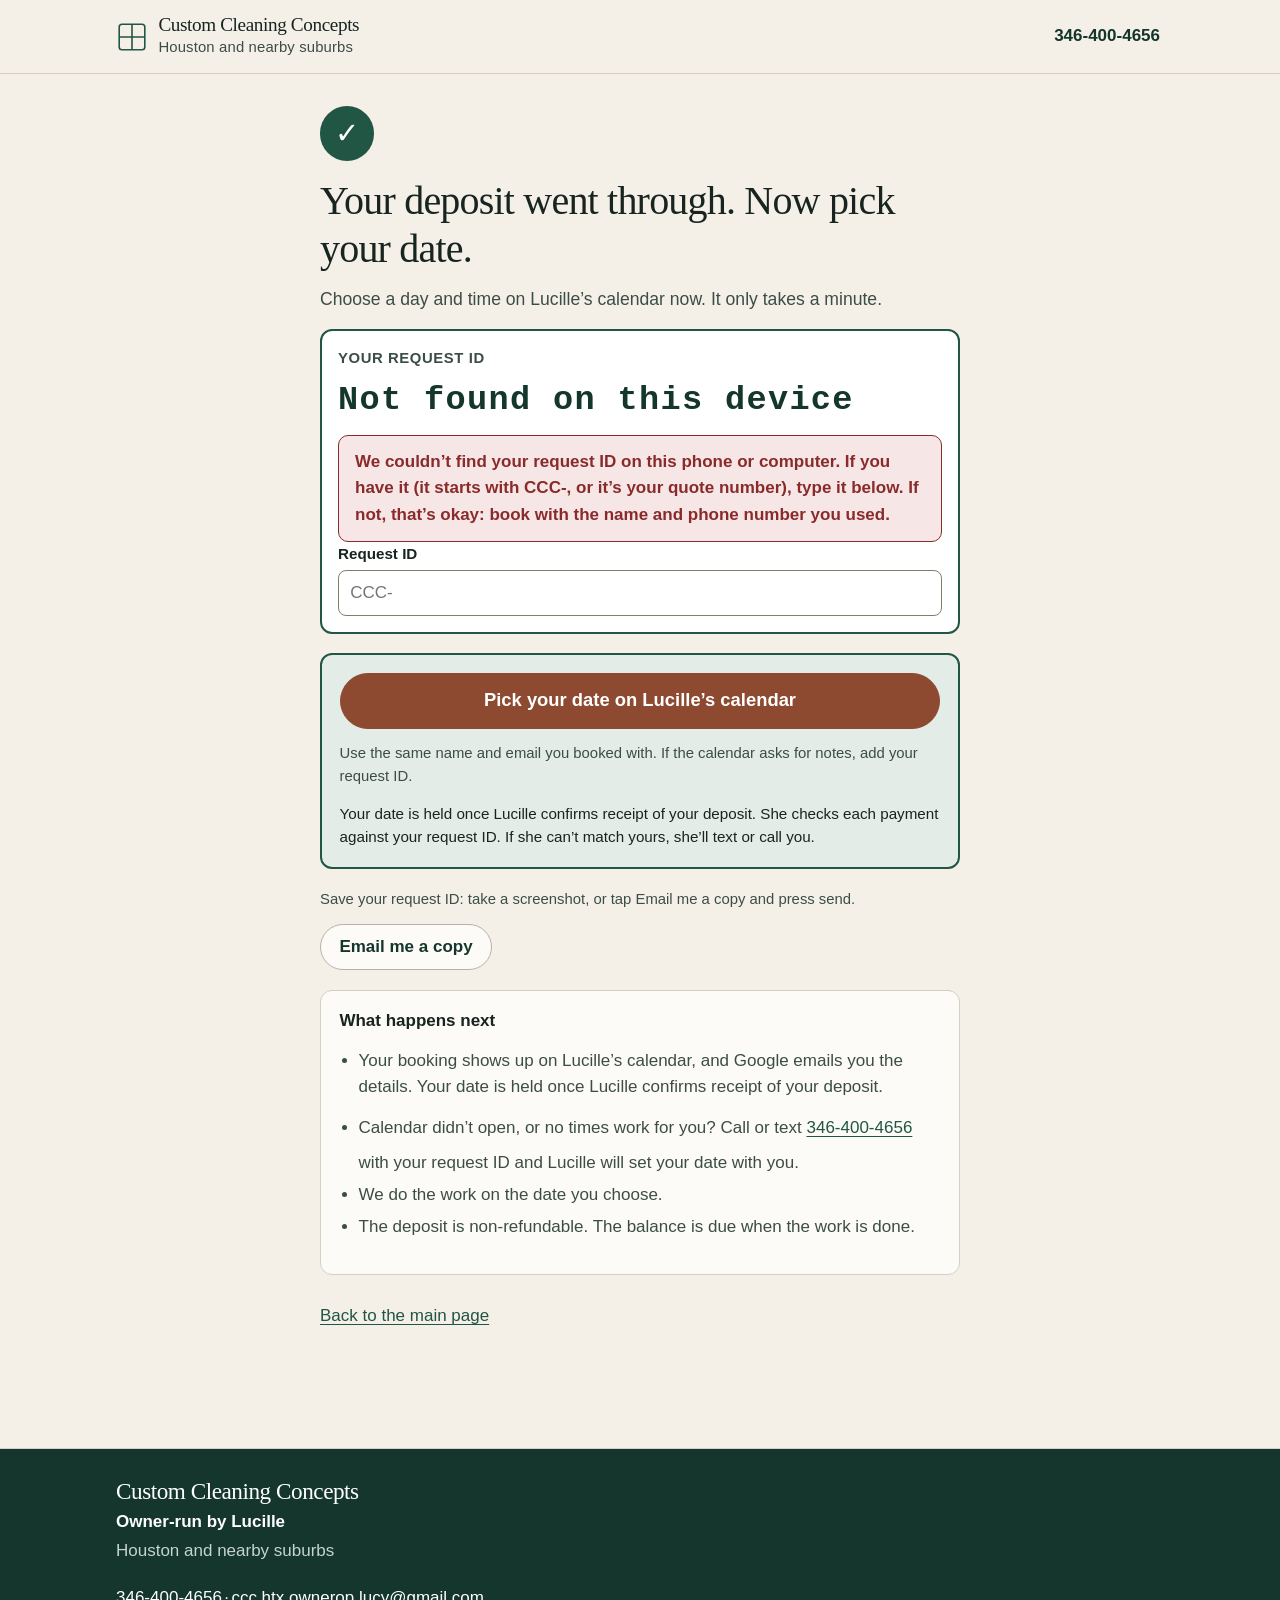
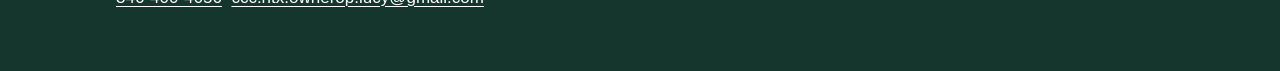
<file: deposit-received.html>
<!DOCTYPE html>
<html lang="en">
<head>
  <meta charset="utf-8">
  <meta name="viewport" content="width=device-width, initial-scale=1">
  <meta name="robots" content="noindex">
  <title>Pick your date — Custom Cleaning Concepts</title>
  <meta name="theme-color" content="#14362c">
  <link rel="stylesheet" href="styles.css">
</head>
<body>
  <a class="skip" href="#main">Skip to content</a>
  <header class="site-header">
    <div class="header-inner">
      <a class="wordmark" href="index.html">
        <svg class="mark" viewBox="0 0 40 40" aria-hidden="true" focusable="false">
          <rect x="4" y="4" width="32" height="32" rx="3.5" fill="none" stroke="currentColor" stroke-width="2"/>
          <path d="M20 4v32M4 20h32" stroke="currentColor" stroke-width="2"/>
        </svg>
        <span class="wordmark-text">
          <span class="wordmark-name">Custom Cleaning Concepts</span>
          <span class="wordmark-area">Houston and nearby suburbs</span>
        </span>
      </a>
      <a class="header-phone" href="tel:+13464004656" aria-label="Call 346-400-4656">346-400-4656</a>
    </div>
  </header>

  <main id="main">
    <div class="page-narrow">
      <p class="big-check" aria-hidden="true">&#10003;</p>
      <h1>Your deposit went through. Now pick your date.</h1>
      <p class="lede">Choose a day and time on Lucille&rsquo;s calendar now. It only takes a minute.</p>

      <div class="req-id-box" id="req-id-box">
        <p class="req-id-label">Your request ID</p>
        <p class="req-id" id="req-id">Not found on this device</p>
        <noscript><p class="hint">Your request ID starts with CCC- (or it&rsquo;s your quote number). Don&rsquo;t have it? Use the name and phone number you booked with.</p></noscript>
        <p class="id-missing" id="id-missing" hidden>We couldn&rsquo;t find your request ID on this phone or computer. If you have it (it starts with CCC-, or it&rsquo;s your quote number), type it below. If not, that&rsquo;s okay: book with the name and phone number you used.</p>
        <p class="field" id="id-field" hidden>
          <label for="id-input">Request ID</label>
          <input id="id-input" class="req-id-input" type="text" autocomplete="off" autocapitalize="characters" spellcheck="false" maxlength="40" placeholder="CCC-">
        </p>
      </div>

      <div class="cal-step" id="cal-step">
        <p><a class="btn btn-big" id="pick-date" href="https://calendar.google.com/calendar/appointments/schedules/AcZssZ2In7eGGzO8TA9wlgZ4W-rSbzWj5YMbFh8zi9TcIxqvcgQ_aN45w8GnxWGHyKjYFlJ8ouxOUSj2" target="_blank" rel="noopener">Pick your date on Lucille&rsquo;s calendar<span class="sr-only"> (opens in a new tab)</span></a></p>
        <p class="hint" id="cal-hint">Use the same name and email you booked with. If the calendar asks for notes, add your request ID.</p>
        <p class="checks-note" id="checks-note">Your date is held once Lucille confirms receipt of your deposit. She checks each payment against your request ID. If she can&rsquo;t match yours, she&rsquo;ll text or call you.</p>
      </div>

      <p class="hint" id="save-id">Save your request ID: take a screenshot, or tap Email me a copy and press send.</p>
      <p class="copy-me"><a class="btn-secondary" id="email-me-copy" href="mailto:?subject=My%20Custom%20Cleaning%20Concepts%20deposit">Email me a copy</a></p>

      <div class="next-box">
        <p><strong>What happens next</strong></p>
        <ul class="terms-list">
          <li>Your booking shows up on Lucille&rsquo;s calendar, and Google emails you the details. Your date is held once Lucille confirms receipt of your deposit.</li>
          <li>Calendar didn&rsquo;t open, or no times work for you? Call or text <a href="tel:+13464004656">346-400-4656</a> with your request ID and Lucille will set your date with you.</li>
          <li>We do the work on the date you choose.</li>
          <li>The deposit is non-refundable. The balance is due when the work is done.</li>
        </ul>
      </div>
      <p><a class="back-link" href="index.html">Back to the main page</a></p>
    </div>
  </main>

  <footer class="site-footer">
    <div class="footer-inner">
      <p class="footer-name">Custom Cleaning Concepts</p>
      <p class="footer-owner">Owner-run by Lucille</p>
      <p class="footer-area">Houston and nearby suburbs</p>
      <p class="footer-contact">
        <a href="tel:+13464004656">346-400-4656</a>
        <span class="footer-sep" aria-hidden="true"> &middot; </span>
        <a class="footer-email" href="mailto:ccc.htx.ownerop.lucy@gmail.com">ccc.htx.ownerop.lucy@gmail.com</a>
      </p>
    </div>
  </footer>

  <script>
    (function () {
      // After the deposit the client goes straight to Lucille's booking calendar (Lucy, Nov 27).
      // Lucille checks payments against the request ID in the background.
      var EMAIL = "ccc.htx.ownerop.lucy@gmail.com";
      var KEY = "ccc-request-id";
      // Optional request log (Google Apps Script web app). Empty = off. See booking/request-log/DEPLOY.md.
      var LOG_ENDPOINT = "";
      var ID_OK = /^[A-Za-z0-9][A-Za-z0-9_-]{2,39}$/;

      function clean(v) { return String(v || "").trim().replace(/\s+/g, "-").slice(0, 40); }
      function saved(s) { try { return JSON.parse(s.getItem(KEY) || "{}") || {}; } catch (e) { return {}; } }
      var who = saved(window.sessionStorage); if (!who.id) { who = saved(window.localStorage); }
      var params = new URLSearchParams(window.location.search);
      var id = clean(params.get("id") || params.get("ref") || params.get("client_reference_id"));
      if (!ID_OK.test(id)) { id = ""; }
      if (!id && who.id) { id = clean(who.id); }
      if (!ID_OK.test(id)) { id = ""; }

      var idText = document.getElementById("req-id");
      var input = document.getElementById("id-input");
      var cal = document.getElementById("pick-date");
      var calBase = cal.getAttribute("href");

      function update(cur) {
        idText.textContent = cur || "Not found on this device";
        var copyBody = "My Custom Cleaning Concepts deposit\n" +
          "Request ID: " + (cur || "(not found: use the name and phone I booked with)") + "\n" +
          "Pick or change my date: " + calBase + "\n" +
          "My date is held once Lucille confirms receipt of my deposit. Questions: call or text 346-400-4656 or email " + EMAIL + ".\n";
        document.getElementById("email-me-copy").setAttribute("href", "mailto:" + encodeURIComponent(who.email || "") + "?subject=" + encodeURIComponent("My Custom Cleaning Concepts deposit " + (cur || "")) + "&body=" + encodeURIComponent(copyBody));
      }
      if (!id) {
        document.getElementById("id-missing").hidden = false;
        document.getElementById("id-field").hidden = false;
        input.addEventListener("input", function () {
          var v = clean(input.value).toUpperCase();
          update(ID_OK.test(v) ? v : "");
        });
      }
      update(id);
      cal.addEventListener("click", function () {
        if (!LOG_ENDPOINT) { return; }
        try { var cur = (idText.textContent || "").indexOf("Not found") === 0 ? "" : idText.textContent; var b = new URLSearchParams({ type: "calendar_opened", request_id: cur, at: new Date().toISOString() }); fetch(LOG_ENDPOINT, { method: "POST", mode: "no-cors", body: b }); } catch (e) {}
      });
    })();
  </script>
</body>
</html>
</file>
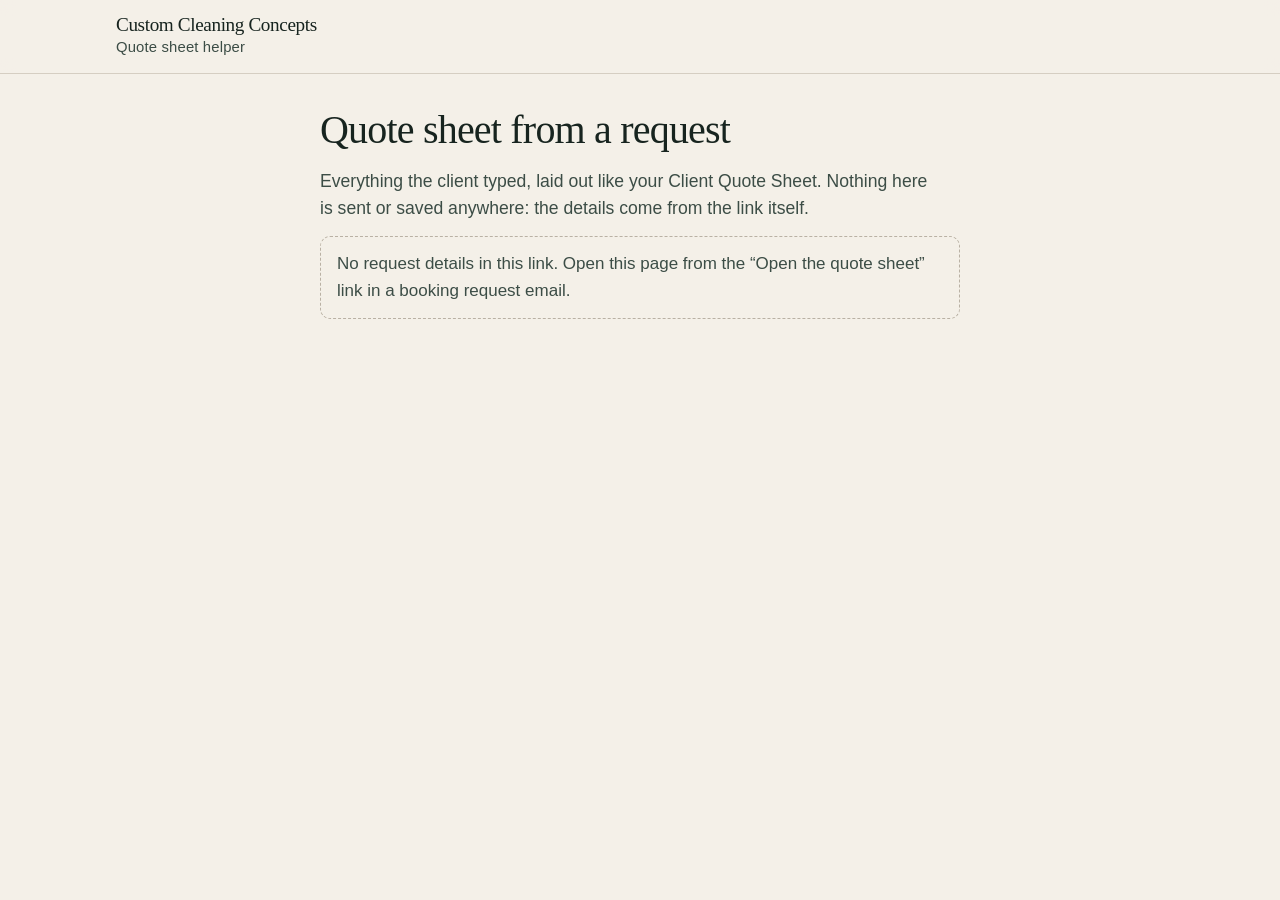
<file: quote-start.html>
<!DOCTYPE html>
<html lang="en">
<head>
  <meta charset="utf-8">
  <meta name="viewport" content="width=device-width, initial-scale=1">
  <meta name="robots" content="noindex, nofollow">
  <meta name="referrer" content="no-referrer">
  <title>Quote sheet from a request — Custom Cleaning Concepts</title>
  <meta name="theme-color" content="#14362c">
  <link rel="stylesheet" href="styles.css">
  <style>
    .qs-table { width: 100%; border-collapse: collapse; margin: 0.4rem 0 1rem; font-size: 0.95rem; }
    .qs-table th, .qs-table td { text-align: left; vertical-align: top; padding: 0.5rem 0.45rem; border-bottom: 1px solid var(--line); }
    .qs-table th { color: var(--ink-soft); font-weight: 600; }
    .qs-table td.num { white-space: nowrap; }
    .qs-block { margin: 1.2rem 0; padding: 1rem 1rem 0.4rem; background: #fff; border: 1px solid var(--line-strong); border-radius: var(--radius); }
    .qs-block h2 { margin: 0 0 0.4rem; font-size: 1.1rem; }
    .qs-copy { display: flex; flex-wrap: wrap; gap: 0.5rem; margin: 0 0 0.8rem; }
    .qs-copy button { min-height: 44px; }
    .qs-k { width: 38%; color: var(--ink-soft); }
    @media print { .qs-copy, .site-header, .skip { display: none; } }
  </style>
</head>
<body>
  <a class="skip" href="#main">Skip to content</a>
  <header class="site-header">
    <div class="header-inner">
      <a class="wordmark" href="index.html">
        <span class="wordmark-text"><span class="wordmark-name">Custom Cleaning Concepts</span><span class="wordmark-area">Quote sheet helper</span></span>
      </a>
    </div>
  </header>
  <main id="main">
    <div class="page-narrow">
      <h1 id="qs-h">Quote sheet from a request</h1>
      <p class="lede" id="qs-lede">Everything the client typed, laid out like your Client Quote Sheet. Nothing here is sent or saved anywhere: the details come from the link itself.</p>
      <noscript><p class="form-alert">This page needs JavaScript to read the request from the link.</p></noscript>
      <p class="form-empty" id="qs-empty" hidden>No request details in this link. Open this page from the &ldquo;Open the quote sheet&rdquo; link in a booking request email.</p>

      <div id="qs-body" hidden>
        <section class="qs-block" aria-labelledby="qs-client-h">
          <h2 id="qs-client-h">Client &amp; property information</h2>
          <table class="qs-table"><tbody id="qs-client"></tbody></table>
          <p class="qs-copy"><button type="button" class="btn-secondary" data-copy="client">Copy client details</button></p>
        </section>
        <section class="qs-block" aria-labelledby="qs-lines-h">
          <h2 id="qs-lines-h">Service lines</h2>
          <p class="hint">Column A of your quote tab takes the code, column E the quantity. Your formulas fill in the rest. Quantities start at the code&rsquo;s default; check the client&rsquo;s sizes below.</p>
          <div style="overflow-x:auto"><table class="qs-table">
            <thead><tr><th scope="col">Service Code</th><th scope="col">Service Description</th><th scope="col">Billing Unit</th><th scope="col">Unit Rate</th><th scope="col">Quantity</th></tr></thead>
            <tbody id="qs-lines"></tbody>
          </table></div>
          <p class="qs-copy">
            <button type="button" class="btn-secondary" data-copy="codes">Copy codes (column A)</button>
            <button type="button" class="btn-secondary" data-copy="qty">Copy quantities (column E)</button>
          </p>
        </section>
        <section class="qs-block" aria-labelledby="qs-more-h">
          <h2 id="qs-more-h">From the request</h2>
          <table class="qs-table"><tbody id="qs-more"></tbody></table>
          <p class="qs-copy"><button type="button" class="btn-secondary" data-copy="all">Copy everything</button> <button type="button" class="btn-secondary" id="qs-print">Print</button></p>
        </section>
        <p class="hint" id="qs-status" role="status" aria-live="polite"></p>
      </div>
    </div>
  </main>
  <script>
    (function () {
      var CAT = {"CO-ITEM":{"d":"Cleanout: Single Item Pickup (Mattress, Couch, Appliance)","u":"Per Item","r":100.0,"q":1},"CO-QTR":{"d":"Cleanout: Quarter Truck/Trailer Load","u":"Per Load","r":195.0,"q":1},"CO-HALF":{"d":"Cleanout: Half Truck/Trailer Load","u":"Per Load","r":315.0,"q":1},"CO-FULL":{"d":"Cleanout: Full Truck/Trailer Load","u":"Per Load","r":525.0,"q":1},"CO-SORT":{"d":"White-Glove Estate & Valuables Sorting","u":"Per Hour","r":65.0,"q":1},"CO-DUMP":{"d":"Landfill / Dump Fee Pass-Through (+10% Admin)","u":"Receipt + 10%","r":0.0,"q":1},"MR-SQFT":{"d":"Make-Ready Deep Clean (Vacant Property)","u":"Per Sq Ft","r":0.24,"q":1500},"MR-APPL":{"d":"Extra Appliance Deep Clean (Freezer / Wine Fridge)","u":"Per Appliance","r":45.0,"q":1},"MR-SURC":{"d":"Heavy / Excessive Condition Surcharge","u":"Flat Fee","r":150.0,"q":1},"HZ-HAND":{"d":"Hazard CCC Can Safely Handle","u":"Per Hazard","r":150.0,"q":1},"AB-1BR":{"d":"Airbnb / STR Turnover (1 Bed / 1 Bath)","u":"Flat Turn","r":95.0,"q":1},"AB-2BR":{"d":"Airbnb / STR Turnover (2 Bed / 2 Bath)","u":"Flat Turn","r":130.0,"q":1},"AB-3BR":{"d":"Airbnb / STR Turnover (3+ Bed / 2+ Bath)","u":"Flat Turn","r":170.0,"q":1},"AB-LIN":{"d":"Off-Site Linen Laundering Service","u":"Per Turn","r":25.0,"q":1},"CM-OFF":{"d":"After-Hours Commercial: Boutique Office / Salon (Monthly)","u":"Per Month","r":500.0,"q":1},"CM-MED":{"d":"After-Hours Commercial: Medical Spa / Clinic (Monthly)","u":"Per Month","r":900.0,"q":1},"HM-REP":{"d":"Handyman Patch, Trim & Fixture Repair","u":"Per Hour","r":70.0,"q":1},"PT-WALL":{"d":"Fresh Interior Wall Painting","u":"Per Wall Sq Ft","r":0.3,"q":500},"LN-BASE":{"d":"Lawn Care: Base Mowing, Edging & Blow-Off","u":"Flat Visit","r":45.0,"q":1},"LN-OVER":{"d":"Lawn Care: Overgrowth / Large Yard Trim","u":"Per Lawn Sq Ft","r":0.03,"q":1000},"PW-FLAT":{"d":"Power Washing: Driveways, Patios & Walks (Concrete)","u":"Per Sq Ft","r":0.22,"q":681.8182},"PW-HOUSE":{"d":"Power Washing: House Exterior Wash (1-2 Story, up to 3,000 Sq Ft)","u":"Per House","r":425.0,"q":1}};
      var raw = (location.hash || "").replace(/^#/, "");
      var p = new URLSearchParams(raw);
      if (!raw || !p.get("Name")) { document.getElementById("qs-empty").hidden = false; return; }
      function g(k) { return (p.get(k) || "").trim(); }
      function cell(tr, text, cls) { var td = document.createElement("td"); td.textContent = text; if (cls) td.className = cls; tr.appendChild(td); return td; }
      function row(tbody, k, v) {
        var tr = document.createElement("tr"); var th = document.createElement("th"); th.scope = "row"; th.className = "qs-k"; th.textContent = k; tr.appendChild(th); cell(tr, v); tbody.appendChild(tr);
      }
      var id = g("Request ID");
      if (id) { document.getElementById("qs-h").textContent = "Quote sheet: " + id; document.title = "Quote sheet " + id + " — Custom Cleaning Concepts"; }
      var addr = g("Address"), city = g("City");
      var full = addr ? (city && addr.toLowerCase().indexOf(city.toLowerCase()) < 0 ? addr + ", " + city : addr) : city;
      var phone = g("Phone"), email = g("Email");
      var date = g("Requested date");
      var client = [
        ["Client name", g("Name")],
        ["Property address", full || "Not given"],
        ["Phone / email", (phone && email) ? phone + " / " + email : (phone || email || "Not given")],
        ["Target service date", date ? date + (g("Time window") ? " (" + g("Time window") + ")" : "") + " (requested, not yet confirmed)" : "Not asked (book-directly job: client picks on the calendar)"],
        ["Request ID", id || "None"],
        ["Request type", g("Request type") || ""]
      ];
      var tb = document.getElementById("qs-client");
      client.forEach(function (c) { row(tb, c[0], c[1]); });
      var lines = [];
      for (var n = 1; n <= 40; n++) {
        var code = g("Service " + n + " code"), name = g("Service " + n + " name");
        if (!code && !name) continue;
        var c = CAT[code] || null;
        lines.push({ code: code || "(no code)", d: c ? c.d : name, u: c ? c.u : "", r: c ? (typeof c.r === "number" ? "$" + c.r.toFixed(2) : String(c.r)) : "", q: c ? String(c.q) : "1", site: name });
      }
      var lb = document.getElementById("qs-lines");
      lines.forEach(function (l) {
        var tr = document.createElement("tr");
        cell(tr, l.code); cell(tr, l.d + (l.site && l.site !== l.d ? " (site: " + l.site + ")" : "")); cell(tr, l.u); cell(tr, l.r, "num"); cell(tr, l.q, "num");
        lb.appendChild(tr);
      });
      var skip = { "Name": 1, "Phone": 1, "Email": 1, "Address": 1, "City": 1, "Requested date": 1, "Requested date (YYYY-MM-DD)": 1, "Time window": 1, "Request ID": 1, "Request type": 1 };
      var more = [];
      p.forEach(function (v, k) { if (!skip[k] && !/^Service \d+ (code|name)$/.test(k) && v.trim()) more.push([k, v.trim()]); });
      var mb = document.getElementById("qs-more");
      if (!more.length) row(mb, "Notes", "Nothing else was filled in.");
      more.forEach(function (m) { row(mb, m[0], m[1]); });
      document.getElementById("qs-body").hidden = false;

      var texts = {
        client: client.map(function (c) { return c[0] + "\t" + c[1]; }).join("\n"),
        codes: lines.map(function (l) { return l.code; }).join("\n"),
        qty: lines.map(function (l) { return l.q; }).join("\n")
      };
      texts.all = texts.client + "\n\nService lines:\n" + lines.map(function (l) { return l.code + "\t" + l.d + "\t" + l.q; }).join("\n") + "\n\nFrom the request:\n" + more.map(function (m) { return m[0] + ": " + m[1]; }).join("\n");
      var status = document.getElementById("qs-status");
      document.querySelectorAll("[data-copy]").forEach(function (b) {
        b.addEventListener("click", function () {
          var t = texts[b.getAttribute("data-copy")];
          var ok = function () { status.textContent = "Copied. Tap the first cell in your quote tab and paste."; };
          var no = function () { status.textContent = "Couldn\u2019t copy automatically. Press and hold the text above to copy it."; };
          if (navigator.clipboard && navigator.clipboard.writeText) navigator.clipboard.writeText(t).then(ok, no); else no();
        });
      });
      document.getElementById("qs-print").addEventListener("click", function () { window.print(); });
    })();
  </script>
</body>
</html>
</file>
<file: styles.css>
/* Custom Cleaning Concepts. No external dependencies. */

:root {
  --ink: #17241f;
  --ink-soft: #3c4d46;
  --pine: #215544;
  --pine-deep: #14362c;
  --cream: #f4f0e8;
  --paper: #fcfbf8;
  --sage: #e3ece7;
  --line: #d5cec2;
  --line-strong: #b9b1a4;
  --clay: #8d4a30;
  --clay-deep: #6f3823;
  --focus: #1a6b52;
  --error: #8a2b2b;
  --radius: 12px;
  --header-h: 4.25rem;
  --space: 1.25rem;
  --max: 68rem;
  --narrow: 40rem;
}


*,
*::before,
*::after {
  box-sizing: border-box;
}


html {
  scroll-behavior: smooth;
  background: var(--cream);
}


body {
  margin: 0;
  color: var(--ink);
  font-family: "Instrument Sans", "Albert Sans", "Segoe UI", "Helvetica Neue", Arial, sans-serif;
  font-size: 1.0625rem;
  line-height: 1.55;
  background: var(--cream);
}


img,
svg,
video {
  max-width: 100%;
  height: auto;
}


h1,
h2,
h3,
.wordmark-name,
.footer-name {
  font-family: "Instrument Serif", "Libre Baskerville", Georgia, serif;
  font-weight: 400;
  letter-spacing: -0.02em;
  line-height: 1.2;
}


h1 {
  margin: 0 0 0.85rem;
  font-size: clamp(1.85rem, 4.6vw, 3.05rem);
}


h2 {
  margin: 0 0 0.55rem;
  font-size: clamp(1.55rem, 3vw, 2.15rem);
}


h3 {
  margin: 0 0 0.35rem;
  font-size: 1.28rem;
}


p {
  margin: 0 0 0.85rem;
}


a {
  color: var(--pine);
  text-decoration-thickness: 1px;
  text-underline-offset: 0.18em;
}


a:hover {
  color: var(--pine-deep);
}


:focus-visible {
  outline: 3px solid var(--focus);
  outline-offset: 2px;
}


.skip {
  position: absolute;
  left: 0.75rem;
  top: -3.5rem;
  z-index: 20;
  background: var(--paper);
  color: var(--ink);
  padding: 0.45rem 0.75rem;
}


.skip:focus {
  top: 0.75rem;
}


.site-header {
  position: sticky;
  top: 0;
  z-index: 10;
  background: rgba(244, 240, 232, 0.94);
  border-bottom: 1px solid var(--line);
  backdrop-filter: blur(8px);
}


.header-inner {
  max-width: var(--max);
  margin: 0 auto;
  padding: 0.7rem var(--space);
  display: grid;
  grid-template-columns: 1fr auto;
  align-items: center;
  column-gap: 0.85rem;
  row-gap: 0.45rem;
}


.wordmark {
  display: flex;
  align-items: center;
  gap: 0.65rem;
  color: var(--ink);
  text-decoration: none;
  min-width: 0;
  grid-column: 1;
  grid-row: 1;
}


.wordmark:hover {
  color: var(--pine-deep);
}


.mark {
  width: 2rem;
  height: 2rem;
  flex: 0 0 auto;
  color: var(--pine);
}


.wordmark-text {
  display: flex;
  flex-direction: column;
  min-width: 0;
  gap: 0.05rem;
}


.wordmark-name {
  font-size: 1.05rem;
  line-height: 1.15;
}


.wordmark-area {
  font-size: 0.75rem;
  color: var(--ink-soft);
  letter-spacing: 0.01em;
}


.nav {
  grid-column: 1 / -1;
  grid-row: 2;
  display: flex;
  flex-wrap: wrap;
  gap: 0.35rem 0.95rem;
  font-size: 0.92rem;
}


.nav a {
  color: var(--ink);
  text-decoration: none;
}


.nav a:hover,
.nav a:focus-visible {
  color: var(--pine);
  text-decoration: underline;
}


.header-phone {
  grid-column: 2;
  grid-row: 1;
  color: var(--pine-deep);
  font-weight: 600;
  text-decoration: none;
  white-space: nowrap;
  justify-self: end;
  align-self: center;
}


.header-phone:hover {
  text-decoration: underline;
}


main {
  max-width: var(--max);
  margin: 0 auto;
  padding: 0 var(--space) 3.5rem;
}


.hero {
  padding: 2.4rem 0 2.6rem;
  max-width: 42rem;
}


.eyebrow {
  margin: 0 0 0.6rem;
  color: var(--pine);
  font-size: 0.92rem;
  font-weight: 600;
  letter-spacing: 0.04em;
  text-transform: uppercase;
}


.lede {
  font-size: 1.1rem;
  color: var(--ink-soft);
  max-width: 38rem;
}


.hero-actions {
  display: flex;
  flex-wrap: wrap;
  gap: 0.7rem;
  margin: 1.3rem 0 1rem;
}


.btn,
.btn-secondary,
button.btn {
  display: inline-flex;
  align-items: center;
  justify-content: center;
  min-height: 2.85rem;
  padding: 0.55rem 1.15rem;
  border-radius: 999px;
  border: 1px solid transparent;
  font: inherit;
  font-weight: 600;
  text-decoration: none;
  cursor: pointer;
}


.btn,
button.btn {
  background: var(--clay);
  color: #fff;
  border-color: var(--clay);
}


.btn:hover,
button.btn:hover {
  background: var(--clay-deep);
  border-color: var(--clay-deep);
  color: #fff;
}


.btn-secondary {
  background: transparent;
  color: var(--pine-deep);
  border-color: var(--line-strong);
}


.btn-secondary:hover {
  background: var(--sage);
  color: var(--pine-deep);
}


.section-head {
  max-width: 40rem;
  margin-bottom: 1.3rem;
}


.section-head p {
  margin: 0;
  color: var(--ink-soft);
}


.how,
.request,
.terms {
  padding: 2rem 0 0.5rem;
}


.steps {
  list-style: none;
  margin: 0;
  padding: 0;
  display: grid;
  gap: 0.85rem;
}


.steps li {
  display: flex;
  gap: 0.85rem;
  background: var(--paper);
  border: 1px solid var(--line);
  border-radius: var(--radius);
  padding: 0.95rem 1rem;
}


.steps h3 {
  font-family: "Instrument Sans", "Albert Sans", "Segoe UI", sans-serif;
  font-size: 1.02rem;
  font-weight: 650;
  letter-spacing: 0;
}


.steps p {
  margin: 0;
  color: var(--ink-soft);
}


.step-num {
  flex: 0 0 2rem;
  width: 2rem;
  height: 2rem;
  border-radius: 50%;
  background: var(--pine);
  color: #fff;
  font-weight: 700;
  font-size: 0.95rem;
  display: flex;
  align-items: center;
  justify-content: center;
  margin-top: 0.05rem;
}


.booking-form {
  background: var(--paper);
  border: 1px solid var(--line);
  border-radius: var(--radius);
  padding: 1rem 1rem 1.15rem;
  display: grid;
  gap: 1.15rem;
}


fieldset {
  margin: 0;
  padding: 0;
  border: 0;
  display: grid;
  gap: 0.85rem;
}


legend {
  padding: 0 0 0.55rem;
  font-weight: 650;
  font-size: 1.02rem;
}


.field {
  margin: 0;
  display: flex;
  flex-direction: column;
  gap: 0.3rem;
  min-width: 0;
}


.field label {
  font-weight: 600;
  font-size: 0.95rem;
}


.field input,
.field select,
.field textarea {
  width: 100%;
  max-width: 100%;
  min-height: 2.85rem;
  padding: 0.5rem 0.7rem;
  border: 1px solid var(--line-strong);
  border-radius: 8px;
  background: #fff;
  color: var(--ink);
  font: inherit;
}


.field textarea {
  min-height: 5.5rem;
  resize: vertical;
}


.field input:focus,
.field select:focus,
.field textarea:focus {
  border-color: var(--focus);
}


.form-note,
.footer-terms {
  color: var(--ink-soft);
  font-size: 0.95rem;
}


.form-note {
  margin: 0;
}


.form-actions {
  margin: 0;
}


.site-footer {
  border-top: 1px solid var(--line);
  background: var(--pine-deep);
  color: #e8efe9;
}


.footer-inner {
  max-width: var(--max);
  margin: 0 auto;
  padding: 1.8rem var(--space) 2.2rem;
}


.footer-name {
  margin: 0 0 0.2rem;
  font-size: 1.45rem;
  color: #fff;
}


.footer-area,
.footer-terms {
  color: #c5d4cc;
}


.footer-area {
  margin: 0 0 0.7rem;
}


.footer-contact {
  margin: 0 0 1rem;
}


.footer-contact a,
.site-footer a {
  color: #fff;
}


.footer-email {
  overflow-wrap: anywhere;
}


.footer-terms {
  margin: 0;
  max-width: 40rem;
}


@media (min-width: 720px) {
.booking-form fieldset {
    grid-template-columns: 1fr 1fr;
  }


  .field-span {
    grid-column: 1 / -1;
  }
}


@media (min-width: 960px) {
.header-inner {
    display: flex;
    flex-wrap: nowrap;
    align-items: center;
    gap: 0.65rem 1.1rem;
    padding-top: 0.85rem;
    padding-bottom: 0.85rem;
  }


  .nav {
    grid-column: auto;
    flex: 1 1 auto;
  }


  .header-phone {
    margin-left: auto;
  }


  .wordmark-name {
    font-size: 1.2rem;
  }


  .hero {
    padding-top: 3.4rem;
    padding-bottom: 3rem;
  }


  .how,
.request,
.terms {
    padding-top: 2.6rem;
  }
}


.req {
  color: var(--clay);
  font-weight: 700;
}


.hint {
  color: var(--ink-soft);
  font-size: 0.85rem;
}


.footer-contact {
  display: flex;
  flex-direction: column;
  align-items: flex-start;
  gap: 0.25rem;
}


.footer-sep {
  display: none;
}


@media (min-width: 720px) {
.footer-contact {
    flex-direction: row;
    flex-wrap: wrap;
    align-items: center;
    gap: 0 0.15rem;
  }


  .footer-sep {
    display: inline;
  }
}


@media (max-width: 479px) {
.wordmark-area {
    display: none;
  }


  .wordmark-name {
    font-size: 0.98rem;
  }
}


[hidden] { display: none !important; }

.details-note { margin: 0; }


/* ===== eggbot proposal additions ===== */
.sr-only { position: absolute; width: 1px; height: 1px; overflow: hidden; clip: rect(0 0 0 0); white-space: nowrap; }


/* hero: tighter, with a true-facts trust row */
.hero { padding: 1.6rem 0 1.4rem; }

.hero .lede { font-size: 1.02rem; }

.hero-actions { margin: 1.1rem 0 1rem; }

.hero-actions .btn,
.hero-actions .btn-secondary { flex: 1 1 11rem; min-height: 3.1rem; }

.btn-secondary { background: var(--paper); }

.trust {
  list-style: none; margin: 0; padding: 0;
  color: var(--ink-soft); font-size: 0.95rem;
}

.trust li { padding-left: 1.45rem; position: relative; }

.trust li::before {
  content: ""; position: absolute; left: 0.1rem; top: 0.38em;
  width: 0.5rem; height: 0.9rem; border: solid var(--pine); border-width: 0 2px 2px 0;
  transform: rotate(45deg) scale(0.85);
}


/* form: short by default, details tucked away */
.quick { gap: 0.85rem; }

.more {
  border: 1px dashed var(--line-strong); border-radius: 10px; background: var(--cream);
}

.more > summary {
  cursor: pointer; padding: 0.85rem 1rem; font-weight: 600; color: var(--pine-deep);
  min-height: 2.85rem; list-style-position: inside;
}

.more[open] > summary { border-bottom: 1px dashed var(--line-strong); }

.more-body { padding: 1rem; display: grid; gap: 1.15rem; }

.booking-form .form-actions .btn { width: 100%; min-height: 3.1rem; font-size: 1.05rem; }

@media (max-width: 719px) {
.nav { display: none; }

  .header-inner { padding-top: 0.55rem; padding-bottom: 0.55rem; }

  body { padding-bottom: calc(4.6rem + env(safe-area-inset-bottom)); }
}


@media (min-width: 720px) {
.hero-actions .btn,
.hero-actions .btn-secondary { flex: 0 0 auto; }

  .booking-form .form-actions .btn { width: auto; min-width: 16rem; }

  .more-body fieldset { grid-template-columns: 1fr 1fr; }
}

@media (prefers-reduced-motion: reduce) {
html { scroll-behavior: auto; }
}

.trust { display: flex; flex-wrap: wrap; gap: 0.4rem 1.4rem; }

@media (min-width: 720px) {
.trust { gap: 0.4rem 1.6rem; }
}

@media (min-width: 960px) {
.hero { padding-top: 2.6rem; padding-bottom: 1.8rem; }
}


/* ===== direct booking, reviews, owner line (staging additions) ===== */
.tag {
  display: inline-block; margin-left: 0.35rem; padding: 0.05rem 0.5rem;
  border-radius: 999px; background: var(--sage); color: var(--pine-deep);
  font-size: 0.74rem; font-weight: 650; letter-spacing: 0.02em; white-space: nowrap;
  vertical-align: 0.1em;
}

.section-head .tag { margin-left: 0; }

.hero-direct { margin: 0 0 0.9rem; font-weight: 600; }

.hero-direct a { color: var(--clay-deep); }


.path-h { margin: 1.6rem 0 0.45rem; font-size: 1.35rem; }

.how .section-head + .path-h { margin-top: 0.4rem; }

.path-note { margin: 0 0 0.85rem; color: var(--ink-soft); max-width: 40rem; }


/* reviews */
.reviews { padding: 2rem 0 0.5rem; }

.review-list { display: grid; gap: 0.85rem; margin-bottom: 1rem; }

.review-list:not(:has(.review-card)) { display: none; }

.review-list:has(.review-card) ~ .reviews-empty { display: none; }

.reviews-empty {
  margin: 0 0 1rem; padding: 0.95rem 1.05rem;
  background: var(--paper); border: 1px dashed var(--line-strong); border-radius: var(--radius);
  color: var(--ink-soft);
}

.review-card {
  background: var(--paper); border: 1px solid var(--line); border-radius: var(--radius);
  padding: 0.95rem 1.05rem;
}

.review-stars { margin: 0 0 0.35rem; color: var(--clay); font-size: 1.15rem; letter-spacing: 0.08em; }

.review-text { margin: 0 0 0.5rem; }

.review-text p { margin: 0; }

.review-by { margin: 0; color: var(--ink-soft); font-size: 0.92rem; }

.review-form {
  background: var(--paper); border: 1px solid var(--line); border-radius: var(--radius);
  padding: 1rem 1rem 1.15rem; display: grid; gap: 0.85rem;
}

.review-form h3 { margin: 0; }

.review-intro { margin: 0; }

.review-form fieldset { grid-template-columns: 1fr; }

.review-form .form-actions .btn { width: 100%; min-height: 3.1rem; font-size: 1.05rem; }

.trap { position: absolute; left: -9999px; width: 1px; height: 1px; opacity: 0; }

.rating { border: 0; padding: 0; margin: 0; }

.rating-l { font-weight: 600; font-size: 0.95rem; }

.rating-opts { display: flex; flex-wrap: wrap; gap: 0.5rem; }

.rating-opts label { position: relative; }

.rating-opts input { position: absolute; opacity: 0; inset: 0; width: 100%; height: 100%; margin: 0; cursor: pointer; }

.rating-opts span {
  display: inline-flex; align-items: center; justify-content: center;
  min-width: 3.5rem; min-height: 2.85rem; padding: 0.4rem 0.8rem;
  border: 1.5px solid var(--line-strong); border-radius: 10px; background: #fff;
  font-weight: 650; color: var(--pine-deep);
}

.rating-opts input:checked + span { background: var(--pine); border-color: var(--pine); color: #fff; }

.rating-opts input:focus-visible + span { outline: 3px solid var(--focus); outline-offset: 2px; }

.review-status {
  margin: 0; padding: 0.8rem 1rem; border-radius: 10px;
  background: var(--sage); border: 1px solid var(--line-strong); color: var(--pine-deep); font-weight: 600;
}


.footer-owner { margin: 0 0 0.2rem; color: #fff; font-weight: 600; }


@media (min-width: 720px) {
.review-form fieldset { grid-template-columns: 1fr 1fr; }

  .review-list { grid-template-columns: 1fr 1fr; }

  .review-form .form-actions .btn { width: auto; min-width: 16rem; }
}

.pay-list { list-style: none; margin: 0; padding: 0; display: grid; gap: 0.7rem; }

.pay-item {
  display: flex; flex-direction: column; gap: 0.7rem; padding: 0.9rem 1rem;
  background: #fff; border: 1.5px solid var(--line-strong); border-radius: 10px;
}

.pay-info { display: flex; flex-direction: column; gap: 0.1rem; }

.pay-price { color: var(--ink-soft); font-size: 0.95rem; }

.pay-sub { color: var(--ink-soft); }

.pay-item .btn { width: 100%; text-align: center; }

.pay-note { margin: 0; color: var(--ink-soft); font-size: 0.92rem; }

.pay-fallback {
  display: flex; flex-direction: column; gap: 0.7rem; padding: 0.9rem 1rem;
  border: 1px dashed var(--line-strong); border-radius: 10px; background: var(--cream);
}

.pay-fallback p { margin: 0; }

.pay-fallback .btn-secondary { width: 100%; text-align: center; }

@media (min-width: 720px) {
.pay-item { flex-direction: row; align-items: center; justify-content: space-between; }

  .pay-item .btn { width: auto; flex: 0 0 auto; }

  .pay-fallback { flex-direction: row; align-items: center; justify-content: space-between; }

  .pay-fallback .btn-secondary { width: auto; flex: 0 0 auto; }
}


/* standalone pages */
.page-narrow { max-width: 40rem; margin: 0 auto; padding: 2rem 0 2.5rem; }

.page-narrow h1 { font-size: clamp(1.7rem, 4.4vw, 2.5rem); }

.big-check {
  width: 3.4rem; height: 3.4rem; border-radius: 50%; background: var(--pine); color: #fff;
  display: flex; align-items: center; justify-content: center; font-size: 1.8rem; margin: 0 0 1rem;
}

.btn-big { min-height: 3.5rem; padding: 0.7rem 2rem; font-size: 1.15rem; width: 100%; }

.next-box {
  margin: 1.2rem 0; padding: 1.1rem 1.15rem; background: var(--paper);
  border: 1px solid var(--line); border-radius: var(--radius);
}

.next-box p:last-child { margin-bottom: 0; }

.date-fallback { background: var(--sage); border-color: var(--line-strong); color: var(--pine-deep); font-weight: 600; }

.quote-summary {
  margin: 1.1rem 0; padding: 0; display: grid; gap: 0; border: 1px solid var(--line);
  border-radius: var(--radius); background: var(--paper); overflow: hidden;
}

.quote-summary > div { display: flex; justify-content: space-between; gap: 1rem; padding: 0.75rem 1rem; border-bottom: 1px solid var(--line); }

.quote-summary > div:last-child { border-bottom: 0; }

.quote-summary dt { color: var(--ink-soft); }

.quote-summary dd { margin: 0; font-weight: 700; text-align: right; overflow-wrap: anywhere; }

.terms-list { margin: 0 0 1rem; padding-left: 1.2rem; color: var(--ink-soft); }

.terms-list li { margin-bottom: 0.35rem; }

.sign-form { display: grid; gap: 1rem; background: var(--paper); border: 1px solid var(--line); border-radius: var(--radius); padding: 1rem 1rem 1.15rem; }

.agree { display: flex; gap: 0.7rem; align-items: flex-start; padding: 0.8rem 0.9rem; background: #fff; border: 1.5px solid var(--line-strong); border-radius: 10px; cursor: pointer; }

.agree input { flex: 0 0 auto; width: 1.3rem; height: 1.3rem; margin: 0.15rem 0 0; accent-color: var(--pine); }

.sign-error { margin: 0; padding: 0.8rem 1rem; border-radius: 10px; background: #f6e6e6; border: 1px solid var(--error); color: var(--error); font-weight: 600; }

.sign-error[hidden],
.next-box[hidden],
.sign-form[hidden],
.btn[hidden] { display: none; }

.sign-form .btn { width: 100%; min-height: 3.2rem; font-size: 1.05rem; }

.sign-name { font-family: "Instrument Serif", "Libre Baskerville", Georgia, serif; font-size: 1.3rem; }

/* ===== interactive booking: pick services, quiz, calendar, motion ===== */
section[id], .pick-layout [id], #top { scroll-margin-top: 4.6rem; }
@media (min-width: 720px) { section[id], .pick-layout [id], #top { scroll-margin-top: 6rem; } }
button { font: inherit; }
.link-btn {
  background: none; border: 0; padding: 0.6rem 0.4rem; min-height: 2.75rem;
  color: var(--pine-deep); font-weight: 600; text-decoration: underline; cursor: pointer;
}
.link-btn:hover { color: var(--clay-deep); }
.btn, .btn-secondary, button.btn, .rate-add, .q-opt, .cal-day, .rm-btn, .cal-nav {
  transition: background-color 0.15s ease, border-color 0.15s ease, color 0.15s ease, transform 0.12s ease, box-shadow 0.15s ease;
}
.btn:active, .btn-secondary:active, .rate-add:active, .q-opt:active, .cal-day:not(:disabled):active, .rm-btn:active {
  transform: scale(0.96);
}
.btn:hover { box-shadow: 0 4px 12px rgba(111, 56, 35, 0.22); }

/* quiz */
.quiz { padding: 0.2rem 0 1.4rem; }
.js .quiz-card { display: block; }
.quiz-card {
  background: var(--sage); border: 1px solid var(--line-strong); border-radius: var(--radius);
  padding: 1.1rem 1.15rem;
}
.quiz-intro h2 { font-size: 1.35rem; }
.quiz-intro p { color: var(--ink-soft); margin-bottom: 0.9rem; max-width: 36rem; }
.quiz-body { margin-top: 1.1rem; padding-top: 1rem; border-top: 1px dashed var(--line-strong); }
.q-step { animation: fade-up 0.3s ease both; }
.q-top { display: flex; justify-content: space-between; align-items: center; min-height: 2.75rem; }
.q-prog { font-size: 0.85rem; font-weight: 650; color: var(--pine); letter-spacing: 0.04em; text-transform: uppercase; }
.q-q { font-size: 1.3rem; margin: 0 0 0.8rem; outline: none; }
.q-opts { display: grid; gap: 0.6rem; }
.q-opt {
  display: flex; align-items: center; min-height: 3.5rem; padding: 0.6rem 1rem; text-align: left;
  background: #fff; border: 1.5px solid var(--line-strong); border-radius: 10px;
  color: var(--ink); font-weight: 600; cursor: pointer;
}
.q-opt:hover, .q-opt:focus-visible { background: var(--paper); border-color: var(--pine); }
.q-sub { color: var(--ink-soft); margin-bottom: 0.7rem; }
.q-picks { list-style: none; margin: 0 0 1rem; padding: 0; display: grid; gap: 0.5rem; }
.q-picks li {
  display: flex; justify-content: space-between; gap: 0.8rem; flex-wrap: wrap;
  padding: 0.7rem 0.9rem; background: #fff; border: 1.5px solid var(--pine); border-radius: 10px; font-weight: 600;
}
.q-price { color: var(--ink-soft); font-weight: 500; font-size: 0.92rem; }
.q-acts { display: flex; flex-wrap: wrap; gap: 0.6rem; }
.q-acts .btn { flex: 1 1 14rem; min-height: 3.1rem; }
.q-acts .btn-secondary { min-height: 3.1rem; }
@media (min-width: 720px) {
  .q-opts { grid-template-columns: 1fr 1fr; }
  .quiz-card { padding: 1.3rem 1.5rem; }
}

/* layout: services + form on the left, selections pinned on the right */
.pick-layout { display: block; }
.pick-main { min-width: 0; }
@media (min-width: 960px) {
  .pick-layout { display: grid; grid-template-columns: minmax(0, 1fr) 19.5rem; gap: 1.75rem; align-items: start; }
}

/* service cards */
.services { padding: 1.4rem 0 0.5rem; display: grid; gap: 0.85rem; }
.service {
  background: var(--paper); border: 1px solid var(--line); border-radius: var(--radius);
  transition: box-shadow 0.2s ease, border-color 0.2s ease;
}
.service:hover { box-shadow: 0 6px 18px rgba(20, 54, 44, 0.09); }
.service.has-sel { border-color: var(--pine); }
.service > summary, .faq-item > summary {
  display: flex; align-items: center; gap: 0.7rem; min-height: 3.6rem; padding: 0.6rem 1rem;
  cursor: pointer; list-style: none;
}
.service > summary::-webkit-details-marker, .faq-item > summary::-webkit-details-marker { display: none; }
.service > summary:hover, .faq-item > summary:hover { background: rgba(227, 236, 231, 0.55); }
.service[open] > summary { border-bottom: 1px solid var(--line); }
.svc-title { flex: 1 1 auto; min-width: 0; font-family: "Instrument Serif", "Libre Baskerville", Georgia, serif; font-size: 1.28rem; line-height: 1.2; }
.svc-from { flex: 0 0 auto; text-align: right; font-weight: 700; color: var(--pine-deep); line-height: 1.15; }
.svc-from small { display: block; font-weight: 400; color: var(--ink-soft); font-size: 0.8rem; }
.svc-count {
  flex: 0 0 auto; padding: 0.1rem 0.55rem; border-radius: 999px; background: var(--pine); color: #fff;
  font-size: 0.78rem; font-weight: 650; white-space: nowrap;
}
.chev {
  flex: 0 0 auto; width: 0.6rem; height: 0.6rem; border: solid var(--pine); border-width: 0 2px 2px 0;
  transform: rotate(45deg) translateY(-2px); transition: transform 0.2s ease; margin: 0 0.2rem;
}
details[open] > summary .chev { transform: rotate(-135deg) translateY(-2px); }
details[open] > .rates, details[open] > .faq-a { animation: fade-up 0.28s ease both; }
.rates { list-style: none; margin: 0; padding: 0.3rem 1rem 0.6rem; }
.group-label {
  padding: 0.7rem 0 0.15rem; font-size: 0.82rem; font-weight: 650; color: var(--pine);
  letter-spacing: 0.04em; text-transform: uppercase;
}
.rate {
  position: relative; display: grid; grid-template-columns: minmax(0, 1fr) auto;
  grid-template-areas: "name btn" "price btn" "unit btn"; column-gap: 0.9rem; row-gap: 0.05rem;
  align-items: center; padding: 0.7rem 0.6rem; margin: 0 -0.6rem; border-radius: 10px;
  border-top: 1px solid var(--line); transition: background-color 0.15s ease;
}
.group-label + .rate, .rates > .rate:first-child { border-top: 0; }
.rate:hover { background: rgba(227, 236, 231, 0.45); }
.rate.is-selected { background: var(--sage); box-shadow: inset 3px 0 0 var(--pine); }
.rate-name { grid-area: name; font-weight: 600; }
.rate-price { grid-area: price; font-weight: 700; color: var(--pine-deep); white-space: normal; text-align: left; }
.rate-unit { grid-area: unit; color: var(--ink-soft); font-size: 0.88rem; }
.rate-info .rate-name { font-weight: 500; }
.rate-info { grid-template-areas: "name price" "unit price"; opacity: 0.92; }
.rate-info .rate-price { text-align: right; align-self: center; }
.rate-add {
  grid-area: btn; align-self: center; min-width: 6.6rem; min-height: 3rem; padding: 0.4rem 1rem;
  border: 2px solid var(--pine); border-radius: 999px; background: #fff; color: var(--pine-deep);
  font-weight: 700; cursor: pointer; position: relative;
}
.rate-add:hover { background: var(--sage); }
.rate-add[aria-pressed="true"] { background: var(--pine); color: #fff; }
.rate-add[aria-pressed="true"]:hover { background: var(--pine-deep); }
.rate-add.pop { animation: pop 0.45s ease; }
.tag-block { display: inline-block; margin: 0.3rem 0 0; }
.tag { margin-left: 0.3rem; }
.confetti {
  position: absolute; width: 7px; height: 7px; margin: -3px 0 0 -3px; border-radius: 2px;
  pointer-events: none; z-index: 3; animation: confetti 0.7s ease-out forwards;
}
@keyframes confetti {
  0% { transform: translate(0, 0) rotate(0) scale(1); opacity: 1; }
  100% { transform: translate(var(--dx), var(--dy)) rotate(260deg) scale(0.3); opacity: 0; }
}
@keyframes pop { 0% { transform: scale(1); } 40% { transform: scale(1.14); } 100% { transform: scale(1); } }
@keyframes fade-up { from { opacity: 0; transform: translateY(8px); } to { opacity: 1; transform: none; } }

/* selections panel */
.selections {
  background: var(--paper); border: 1px solid var(--line-strong); border-radius: var(--radius);
  padding: 1rem 1.05rem 1.1rem;
}
.sel-head { display: flex; align-items: center; justify-content: space-between; gap: 0.5rem; }
.sel-head h2 { font-size: 1.3rem; margin: 0; display: flex; align-items: center; gap: 0.5rem; }
.sel-count {
  display: inline-flex; align-items: center; justify-content: center; min-width: 1.7rem; height: 1.7rem; padding: 0 0.4rem;
  border-radius: 999px; background: var(--pine); color: #fff; font-family: "Instrument Sans", "Segoe UI", sans-serif; font-size: 0.9rem; font-weight: 700;
}
.sel-close {
  width: 2.75rem; height: 2.75rem; border-radius: 50%; border: 1px solid var(--line-strong); background: #fff;
  font-size: 1.6rem; line-height: 1; color: var(--ink); cursor: pointer;
}
.sel-empty { margin: 0.7rem 0 0; color: var(--ink-soft); }
.sel-list, .form-sel-list { list-style: none; margin: 0.7rem 0 0; padding: 0; display: grid; gap: 0.5rem; }
.sel-item, .form-sel-item {
  display: flex; align-items: center; gap: 0.6rem; padding: 0.55rem 0.5rem 0.55rem 0.8rem;
  background: #fff; border: 1px solid var(--line-strong); border-radius: 10px; animation: fade-up 0.25s ease both;
}
.sel-text { flex: 1 1 auto; min-width: 0; display: flex; flex-direction: column; }
.sel-name { font-weight: 600; line-height: 1.3; }
.sel-price { color: var(--ink-soft); font-size: 0.88rem; }
.rm-btn {
  flex: 0 0 auto; width: 2.75rem; height: 2.75rem; border-radius: 50%; border: 1px solid var(--line-strong);
  background: var(--cream); color: var(--clay-deep); font-size: 1.5rem; line-height: 1; cursor: pointer;
}
.rm-btn:hover { background: #f1dcd2; border-color: var(--clay); }
.sel-note { margin: 0.8rem 0 0; font-size: 0.85rem; color: var(--ink-soft); }
.sel-actions { display: flex; align-items: center; justify-content: space-between; gap: 0.5rem; margin-top: 0.8rem; }
.sel-actions .btn { flex: 1 1 auto; min-height: 3rem; }
@media (min-width: 960px) {
  .selections { position: sticky; top: 5.6rem; max-height: calc(100vh - 7rem); overflow-y: auto; }
  .sel-close { display: none; }
}

/* sticky bar and sheet (phones and tablets) */
.sticky-bar { display: none; }
@media (max-width: 959px) {
  body { padding-bottom: calc(4.7rem + env(safe-area-inset-bottom)); }
  .sticky-bar {
    display: flex; align-items: center; gap: 0.5rem;
    position: fixed; left: 0; right: 0; bottom: 0; z-index: 15;
    padding: 0.6rem var(--space) calc(0.6rem + env(safe-area-inset-bottom));
    background: rgba(252, 251, 248, 0.97); border-top: 1px solid var(--line-strong);
    box-shadow: 0 -6px 18px rgba(20, 54, 44, 0.12); transition: transform 0.2s ease;
  }
  .sticky-bar.is-hidden { transform: translateY(110%); }
  .sticky-bar .btn-secondary, .sticky-bar .btn { min-height: 3rem; padding-left: 0.9rem; padding-right: 0.9rem; }
  .bar-call { flex: 0 0 auto; }
  .bar-sel { flex: 1 1 auto; gap: 0.4rem; background: var(--sage); border-color: var(--pine); white-space: nowrap; }
  .bar-sel[hidden] { display: none; }
  .bar-count {
    display: inline-flex; align-items: center; justify-content: center; min-width: 1.6rem; height: 1.6rem; border-radius: 999px;
    background: var(--pine); color: #fff; font-size: 0.85rem; font-weight: 700;
  }
  .bar-count.bump { animation: pop 0.4s ease; }
  .bar-up { font-size: 0.8rem; transition: transform 0.2s ease; }
  .bar-sel[aria-expanded="true"] .bar-up { transform: rotate(180deg); }
  .bar-book { flex: 1 1 auto; white-space: nowrap; }
  .selections {
    position: fixed; left: 0.5rem; right: 0.5rem; bottom: calc(4.7rem + env(safe-area-inset-bottom)); z-index: 14;
    max-height: 62vh; overflow-y: auto; border-radius: 16px; box-shadow: 0 -8px 30px rgba(20, 54, 44, 0.22);
    transform: translateY(125%); visibility: hidden; transition: transform 0.25s ease, visibility 0s linear 0.25s;
  }
  .selections.open { transform: none; visibility: visible; transition: transform 0.25s ease; }
}

/* booking form pieces */
.booking-form fieldset.f-services, .booking-form fieldset.f-date { grid-template-columns: 1fr; }
.booking-form legend { font-size: 1.1rem; }
.form-sel-list { margin-top: 0; }
.form-empty {
  margin: 0; padding: 0.9rem 1rem; border: 1px dashed var(--line-strong); border-radius: 10px; background: var(--cream); color: var(--ink-soft);
}
.add-more { display: grid; gap: 0.3rem; margin-top: 0.3rem; }
.add-more label { font-weight: 600; font-size: 0.95rem; }
.add-more-row { display: flex; gap: 0.5rem; }
.add-more-row select {
  flex: 1 1 auto; min-width: 0; min-height: 2.85rem; padding: 0.5rem 0.6rem; border: 1px solid var(--line-strong);
  border-radius: 8px; background: #fff; color: var(--ink); font: inherit;
}
.add-more-row .btn-secondary { min-height: 2.85rem; }
.form-alert {
  margin: 0; padding: 0.8rem 1rem; border-radius: 10px; background: #f6e6e6; border: 1px solid var(--error); color: var(--error); font-weight: 600;
}
.date-grid { display: grid; gap: 1rem; }
.cal { background: #fff; border: 1.5px solid var(--line-strong); border-radius: 12px; padding: 0.6rem 0.25rem 0.5rem; max-width: 24rem; margin: 0 -0.4rem; }
@media (min-width: 720px) { .cal { margin: 0; padding: 0.7rem 0.6rem 0.5rem; } }
.cal-head { display: flex; align-items: center; justify-content: space-between; gap: 0.5rem; margin-bottom: 0.3rem; }
.cal-title { margin: 0; font-weight: 700; font-size: 1.05rem; text-align: center; flex: 1 1 auto; }
.cal-nav {
  width: 2.75rem; height: 2.75rem; border-radius: 50%; border: 1px solid var(--line-strong); background: var(--paper);
  font-size: 1.5rem; line-height: 1; color: var(--pine-deep); cursor: pointer;
}
.cal-nav:hover:not(:disabled) { background: var(--sage); }
.cal-nav:disabled { opacity: 0.35; cursor: not-allowed; }
.cal-table { width: 100%; border-collapse: separate; border-spacing: 1px; table-layout: fixed; }
.cal-table th { font-size: 0.78rem; font-weight: 650; color: var(--ink-soft); padding: 0.2rem 0; text-align: center; }
.cal-table abbr { text-decoration: none; }
.cal-table td { padding: 0; }
.cal-day {
  display: block; width: 100%; min-height: 2.75rem; padding: 0; border: 1px solid transparent; border-radius: 8px;
  background: var(--paper); color: var(--ink); font-weight: 600; cursor: pointer;
}
.cal-day:not(:disabled):hover { background: var(--sage); border-color: var(--pine); }
.cal-day:disabled { background: transparent; color: #aaa397; font-weight: 400; cursor: not-allowed; text-decoration: line-through; text-decoration-thickness: 1px; }
.cal-day.is-today { border-color: var(--clay); }
.cal-day.is-picked, .cal-day.is-picked:hover { background: var(--pine); border-color: var(--pine); color: #fff; animation: pop 0.35s ease; }
.cal-key { margin: 0.4rem 0.2rem 0.2rem; }
.date-side { display: grid; gap: 0.85rem; align-content: start; }
.small-print { margin: 0; font-size: 0.8rem; }
#req-date { background: var(--paper); font-weight: 600; cursor: default; }
@media (min-width: 720px) {
  .date-grid { grid-template-columns: 22rem 1fr; align-items: start; gap: 1.3rem; }
}
.service-details[hidden] { display: none; }
.form-done {
  background: var(--paper); border: 1px solid var(--pine); border-radius: var(--radius); padding: 1.2rem; outline: none; animation: fade-up 0.35s ease both;
}
.form-done .big-check { margin-bottom: 0.7rem; }
.done-h { font-size: 1.6rem; }
.pay-now { margin: 1rem 0; padding: 1rem; background: var(--sage); border: 1px solid var(--line-strong); border-radius: 12px; }
.pay-now h4 { margin: 0 0 0.3rem; font-size: 1.1rem; }
.pay-now .hint { margin: 0 0 0.8rem; }

/* FAQ */
.faq { display: grid; gap: 0.7rem; }
.faq-item { background: var(--paper); border: 1px solid var(--line); border-radius: var(--radius); transition: box-shadow 0.2s ease; }
.faq-item:hover { box-shadow: 0 4px 14px rgba(20, 54, 44, 0.08); }
.faq-item > summary { font-weight: 650; justify-content: space-between; min-height: 3.4rem; }
.faq-item > summary .chev { margin-left: auto; }
.faq-item > summary::after {
  content: ""; flex: 0 0 auto; width: 0.6rem; height: 0.6rem; border: solid var(--pine); border-width: 0 2px 2px 0;
  transform: rotate(45deg) translateY(-2px); transition: transform 0.2s ease; margin: 0 0.2rem;
}
.faq-item[open] > summary::after { transform: rotate(-135deg) translateY(-2px); }
.faq-item[open] > summary { border-bottom: 1px solid var(--line); }
.faq-a { padding: 0.8rem 1rem 1rem; color: var(--ink-soft); }

/* reveal on scroll */
.js .reveal { opacity: 0; transform: translateY(18px); transition: opacity 0.55s ease, transform 0.55s ease; }
.js .reveal.in { opacity: 1; transform: none; }
.hero .hero-actions .btn { animation: nudge 2.4s ease 1.2s 2; }
@keyframes nudge { 0%, 100% { transform: none; } 50% { transform: translateY(-3px); } }

@media (prefers-reduced-motion: reduce) {
  *, *::before, *::after { animation: none !important; transition: none !important; scroll-behavior: auto !important; }
  .js .reveal { opacity: 1; transform: none; }
}
fieldset { min-width: 0; }
.booking-form, .booking-form > * { min-width: 0; }
.add-more-row select { width: 100%; text-overflow: ellipsis; }
.sel-list, .form-sel-list { grid-template-columns: minmax(0, 1fr); }
.tag-block { white-space: normal; }
.sel-text .tag-block { align-self: flex-start; }
.venmo-now { margin-top: 1rem; }
.venmo-now .btn { display: inline-block; }
.venmo-now .hint:last-child { margin: 0.7rem 0 0; }

/* failproof booking (Nov 26): lifeline line, simple fallback form, request ID, confirm-receipt step */
.form-lifeline { margin: 0 0 1rem; padding: 0.85rem 1rem; border: 2px solid var(--clay); border-radius: 10px; background: #fbf1ea; color: var(--ink); font-size: 1.05rem; }
.form-lifeline strong a { color: var(--clay-deep); white-space: nowrap; }
.lifeline-links { display: block; margin-top: 0.15rem; font-size: 0.95rem; }
.lifeline-links a { display: inline-flex; align-items: center; min-height: 44px; padding: 0 0.1rem; }
.back-link { display: inline-flex; align-items: center; min-height: 44px; }
.fallback-form { margin-top: 1.2rem; border: 1.5px dashed var(--line-strong); border-radius: var(--radius); background: var(--paper); }
.fallback-form > summary { padding: 0.9rem 1rem; font-weight: 700; cursor: pointer; color: var(--pine-deep); min-height: 2.75rem; }
.fallback-body { padding: 0 1rem 1rem; }
.fallback-fields { display: grid; gap: 0.85rem; margin: 0.6rem 0; }
.fallback-fields input, .fallback-fields textarea { width: 100%; min-height: 2.85rem; padding: 0.5rem 0.6rem; border: 1px solid var(--line-strong); border-radius: 8px; background: #fff; color: var(--ink); font: inherit; }
.fallback-fields label { display: block; font-weight: 600; margin-bottom: 0.25rem; }
.req-id-box { margin: 1rem 0; padding: 1rem; border: 2px solid var(--pine); border-radius: 12px; background: #fff; }
.req-id-label { margin: 0 0 0.2rem; font-weight: 700; color: var(--ink-soft); text-transform: uppercase; letter-spacing: 0.04em; font-size: 0.85rem; }
.req-id { margin: 0 0 0.6rem; font-family: ui-monospace, "SFMono-Regular", Menlo, Consolas, monospace; font-size: clamp(1.5rem, 6.5vw, 2.1rem); font-weight: 800; letter-spacing: 0.04em; color: var(--pine-deep); user-select: all; -webkit-user-select: all; overflow-wrap: anywhere; }
.req-id-box .hint { margin: 0.6rem 0 0; }
.req-id-input { width: 100%; min-height: 2.85rem; padding: 0.5rem 0.6rem; border: 1px solid var(--line-strong); border-radius: 8px; background: #fff; font: inherit; font-family: ui-monospace, Menlo, Consolas, monospace; font-size: 1.1rem; }
.confirm-now { margin: 1rem 0; padding: 1rem; background: #fbf1ea; border: 2px solid var(--clay); border-radius: 12px; }
.confirm-now h4, .confirm-now h2 { margin: 0 0 0.3rem; font-size: 1.15rem; }
.confirm-now .btn { display: inline-block; }
.not-held { margin: 1rem 0; padding: 0.9rem 1rem; border-radius: 10px; background: var(--sage); border: 1px solid var(--line-strong); color: var(--pine-deep); font-weight: 700; }
.id-missing { margin: 0.6rem 0 0; padding: 0.8rem 1rem; border-radius: 10px; background: #f6e6e6; border: 1px solid var(--error); color: var(--error); font-weight: 600; }
.id-missing[hidden], .req-id-box [hidden] { display: none; }

/* pinned "Pay deposit now" (phones, Nov 26): shown by app.js only after the request ID panel, while its own Pay button is off screen */
.pay-pin { display: none; }
@media (max-width: 640px) {
  .pay-pin {
    display: block; position: fixed; left: 0; right: 0; bottom: 0; z-index: 16;
    padding: 0.6rem var(--space) calc(0.6rem + env(safe-area-inset-bottom));
    background: rgba(252, 251, 248, 0.97); border-top: 1px solid var(--line-strong);
    box-shadow: 0 -6px 18px rgba(20, 54, 44, 0.12);
    transform: translateY(110%); visibility: hidden; transition: transform 0.2s ease, visibility 0s linear 0.2s;
  }
  .pay-pin.is-on { transform: none; visibility: visible; transition: transform 0.2s ease; }
  .pay-pin .btn { display: flex; width: 100%; min-height: 3rem; }
  .form-done.has-pay-pin { padding-bottom: calc(5.4rem + env(safe-area-inset-bottom)); }
}

/* ===== Signing page: service agreement + waiver (contract.html) ===== */
.contract-doc { margin: 1.5rem 0; padding: 1rem 1.1rem; background: var(--paper); border: 1px solid var(--line); border-radius: var(--radius); }
.c-doc-title { font-weight: 600; color: var(--ink); margin-top: 0; }
.c-form h2 { font-size: 1.45rem; margin: 1.5rem 0 0.4rem; }
.c-form h3 { font-size: 1.25rem; margin: 1.1rem 0 0.35rem; }
.c-form h4 { font-size: 1rem; margin: 0.9rem 0 0.3rem; }
.c-form p, .c-form li { color: var(--ink); }
.c-table { width: 100%; border-collapse: collapse; margin: 0.6rem 0 1rem; font-size: 0.95rem; }
.c-table th, .c-table td { border: 1px solid var(--line); padding: 0.5rem 0.6rem; text-align: left; vertical-align: top; }
.c-table th { width: 42%; font-weight: 600; background: var(--cream); }
.c-fill { font-weight: 600; color: var(--pine-deep); }
.c-checks { list-style: none; padding-left: 0; }
.c-checks label { display: flex; gap: 0.6rem; align-items: flex-start; min-height: 44px; padding: 0.35rem 0; cursor: pointer; }
.c-checks input { width: 1.25rem; height: 1.25rem; margin-top: 0.15rem; flex: 0 0 auto; accent-color: var(--pine); }
.c-which { border: 1px solid var(--line); border-radius: var(--radius); padding: 0.75rem 1rem; margin: 1rem 0; }
.c-which legend { font-weight: 600; padding: 0 0.3rem; }
.c-record { border-top: 2px solid var(--pine); margin-top: 1.25rem; padding-top: 0.5rem; }
.c-copy-row { display: flex; flex-wrap: wrap; gap: 0.6rem; }
.c-copy-row .btn-secondary { min-height: 44px; display: inline-flex; align-items: center; }
.copy-me { margin-top: 0.6rem; }
.copy-me .btn-secondary { min-height: 44px; display: inline-flex; align-items: center; }
@media print {
  .contract-page .site-header, .contract-page .site-footer, .contract-page .skip, .contract-page .lede,
  .contract-page #sign-form, .contract-page #done-box, .contract-page .quote-summary, .contract-page noscript { display: none !important; }
  .contract-page .contract-doc { max-height: none; overflow: visible; border: 0; padding: 0; }
  .contract-page .c-form[hidden] { display: none !important; }
}

/* ===== Design pass 2 (Nov 27) ===== */
:root { --field-line: #857c6e; }   /* form field borders: 3.4:1 or better on white, paper, cream and sage */
.field input:not([type="checkbox"]):not([type="radio"]),
.field select, .field textarea, .add-more-row select, .req-id-input { border-color: var(--field-line); }
.field input:focus, .field select:focus, .field textarea:focus, .add-more-row select:focus { border-color: var(--focus); }

/* Phone and email links: 44px tap targets */
.header-phone { display: inline-flex; align-items: center; min-height: 44px; padding: 0 0.25rem; }
.footer-contact a { display: inline-flex; align-items: center; min-height: 44px; }
.lifeline-links a, .form-note a, .next-box a, .faq-a a[href^="tel:"], .faq-a a[href^="mailto:"] { display: inline-flex; align-items: center; min-height: 44px; }

/* "Call or text if the form fails": only after a failed send. Without JS it always shows. */
.js .form-lifeline:not(.is-on) { display: none; }

/* Hero: two paths */
.hero-paths { display: grid; gap: 0.8rem; margin: 1.1rem 0 0.9rem; }
.hero-path { padding: 1rem 1.05rem 1.1rem; background: #fff; border: 1px solid var(--line-strong); border-radius: var(--radius); }
.hero-path:first-child { border: 2px solid var(--pine); }
.hero-path-h { margin: 0 0 0.3rem; font-size: 1.15rem; line-height: 1.25; }
.hero-path p { margin: 0 0 0.8rem; color: var(--ink-soft); font-size: 0.96rem; }
.hero-path .btn, .hero-path .btn-secondary { width: 100%; min-height: 3rem; justify-content: center; text-align: center; }
@media (min-width: 720px) {
  .hero-paths { grid-template-columns: 1fr 1fr; gap: 1rem; }
  .hero-path { display: flex; flex-direction: column; }
  .hero-path p { flex: 1 1 auto; }
  .hero-path .btn, .hero-path .btn-secondary { width: auto; align-self: flex-start; }
}

/* Service rows: the deposit shows on bookable rows; walkthrough rows say so */
.rate { grid-template-areas: "name btn" "price btn" "unit btn" "dep btn"; }
.rate-dep { grid-area: dep; font-size: 0.86rem; font-weight: 700; color: var(--pine-deep); }
.tag-walk { background: var(--cream); color: var(--clay-deep); border-color: var(--line-strong); }
body[data-path="simple"] .rate[data-direct] .rate-name, body[data-path="walk"] .rate[data-id]:not([data-direct]) .rate-name { text-decoration: underline; text-decoration-color: var(--pine); text-decoration-thickness: 2px; text-underline-offset: 3px; }

/* After the deposit: the calendar step */
.cal-step { margin: 1.2rem 0; padding: 1.1rem 1.1rem 0.6rem; border: 2px solid var(--pine); border-radius: var(--radius); background: var(--sage); }
.cal-step .btn-big { width: 100%; justify-content: center; text-align: center; }
.checks-note { margin: 0.6rem 0 0.5rem; font-size: 0.95rem; color: var(--ink); }

/* Review form states */
.review-status.is-ok { background: var(--sage); border-color: var(--pine); color: var(--pine-deep); }
.review-status.is-error { background: #fbeeee; border-color: var(--error); color: var(--error); }
.reviews-empty { padding: 0.9rem 1rem; border: 1px dashed var(--line-strong); border-radius: 10px; background: var(--cream); color: var(--ink-soft); }
.rate.rate-info { grid-template-areas: "name price" "unit price"; }
.c-counter { font-style: italic; color: var(--ink-soft); }
.sel-dep { display: block; font-size: 0.875rem; font-weight: 700; color: var(--pine-deep); }
/* Content never waits on the scroll script: sections stay visible, only a light rise when they arrive */
.js .reveal { opacity: 1; transform: translateY(10px); }
.js .reveal.in { transform: none; }
/* Small text: nothing under 14px */
.hint, .small-print, .form-note, .tag, .rate-unit, .cal-key, .sel-price, .wordmark-area, .footer-terms, .req-id-label { font-size: max(0.875rem, 1em * 0.875); }
.tag { font-size: 0.875rem; }
.group-label, .rate-dep, .cal-table abbr, .svc-from small { font-size: 0.875rem; }

/* ===== (i) What's included (service-scopes.json, built in) ===== */
.info-btn {
  display: inline-flex; align-items: center; justify-content: center; vertical-align: middle;
  width: 44px; height: 44px; margin: -10px -6px -10px -2px; padding: 0; border: 0; background: none; cursor: pointer; color: var(--pine-deep);
  -webkit-tap-highlight-color: transparent;
}
.info-btn[hidden] { display: none; }
.info-i {
  display: inline-flex; align-items: center; justify-content: center; width: 22px; height: 22px; border-radius: 50%;
  border: 1.5px solid var(--pine); background: #fff; font: italic 700 0.875rem/1 Georgia, serif;
}
.info-btn:hover .info-i, .info-btn[aria-expanded="true"] .info-i { background: var(--pine); color: #fff; }
.info-btn:focus-visible { outline: none; }
.info-btn:focus-visible .info-i { outline: 3px solid var(--focus); outline-offset: 2px; }
.rate { grid-template-areas: "name btn" "price btn" "unit btn" "dep btn" "scope scope"; }
.rate.rate-info { grid-template-areas: "name price" "unit price" "scope scope"; }
.scope {
  grid-area: scope; margin: 0.6rem 0 0.2rem; padding: 0.8rem 0.9rem 0.4rem; background: #fff;
  border: 1px solid var(--field-line); border-left: 4px solid var(--pine); border-radius: 10px; font-size: 0.95rem; color: var(--ink);
}
.scope[hidden] { display: none; }
.scope-sum { margin: 0 0 0.5rem; font-weight: 600; }
.scope-h { margin: 0.5rem 0 0.15rem; font-weight: 700; color: var(--pine-deep); font-size: 0.9rem; }
.scope ul { margin: 0 0 0.4rem; padding-left: 1.15rem; }
.scope li { margin: 0.15rem 0; }
@media (prefers-reduced-motion: no-preference) { .scope:not([hidden]) { animation: fade-up 0.2s ease both; } }
/* accept.html: services on this quote */
.q-services { margin: 1.2rem 0; }
.q-services h2 { font-size: 1.2rem; margin: 0 0 0.3rem; }
.q-svc-list { list-style: none; margin: 0.4rem 0 0; padding: 0; }
.q-svc { padding: 0.55rem 0; border-top: 1px solid var(--line); }
.q-svc-row { display: flex; align-items: center; justify-content: space-between; gap: 0.5rem; min-height: 44px; }
.q-svc-name { font-weight: 600; }
.q-svc .info-btn { margin: 0; flex: 0 0 auto; }


/* Request ID copy next to each deposit button (Nov 27) */
.pay-actions { display: flex; flex-direction: column; align-items: stretch; gap: 0.5rem; width: 100%; }
.pay-actions .btn, .pay-actions .btn-big { width: 100%; text-align: center; }
.pay-id-row { display: flex; flex-wrap: wrap; align-items: center; gap: 0.45rem 0.6rem; }
.pay-id-label { font-weight: 700; color: var(--ink-soft); text-transform: uppercase; letter-spacing: 0.04em; font-size: 0.8rem; }
.pay-id-val { font-family: ui-monospace, "SFMono-Regular", Menlo, Consolas, monospace; font-weight: 800; letter-spacing: 0.03em; color: var(--pine-deep); user-select: all; -webkit-user-select: all; overflow-wrap: anywhere; }
.pay-id-row .btn-secondary, .pay-id-copy { flex: 0 0 auto; width: auto; min-height: 44px; min-width: 44px; }
.req-id-box .btn-secondary { margin: 0 0 0.4rem; min-height: 44px; }
@media (min-width: 720px) {
  .pay-item .pay-actions { width: auto; flex: 1 1 16rem; min-width: 16rem; }
}
</file>
